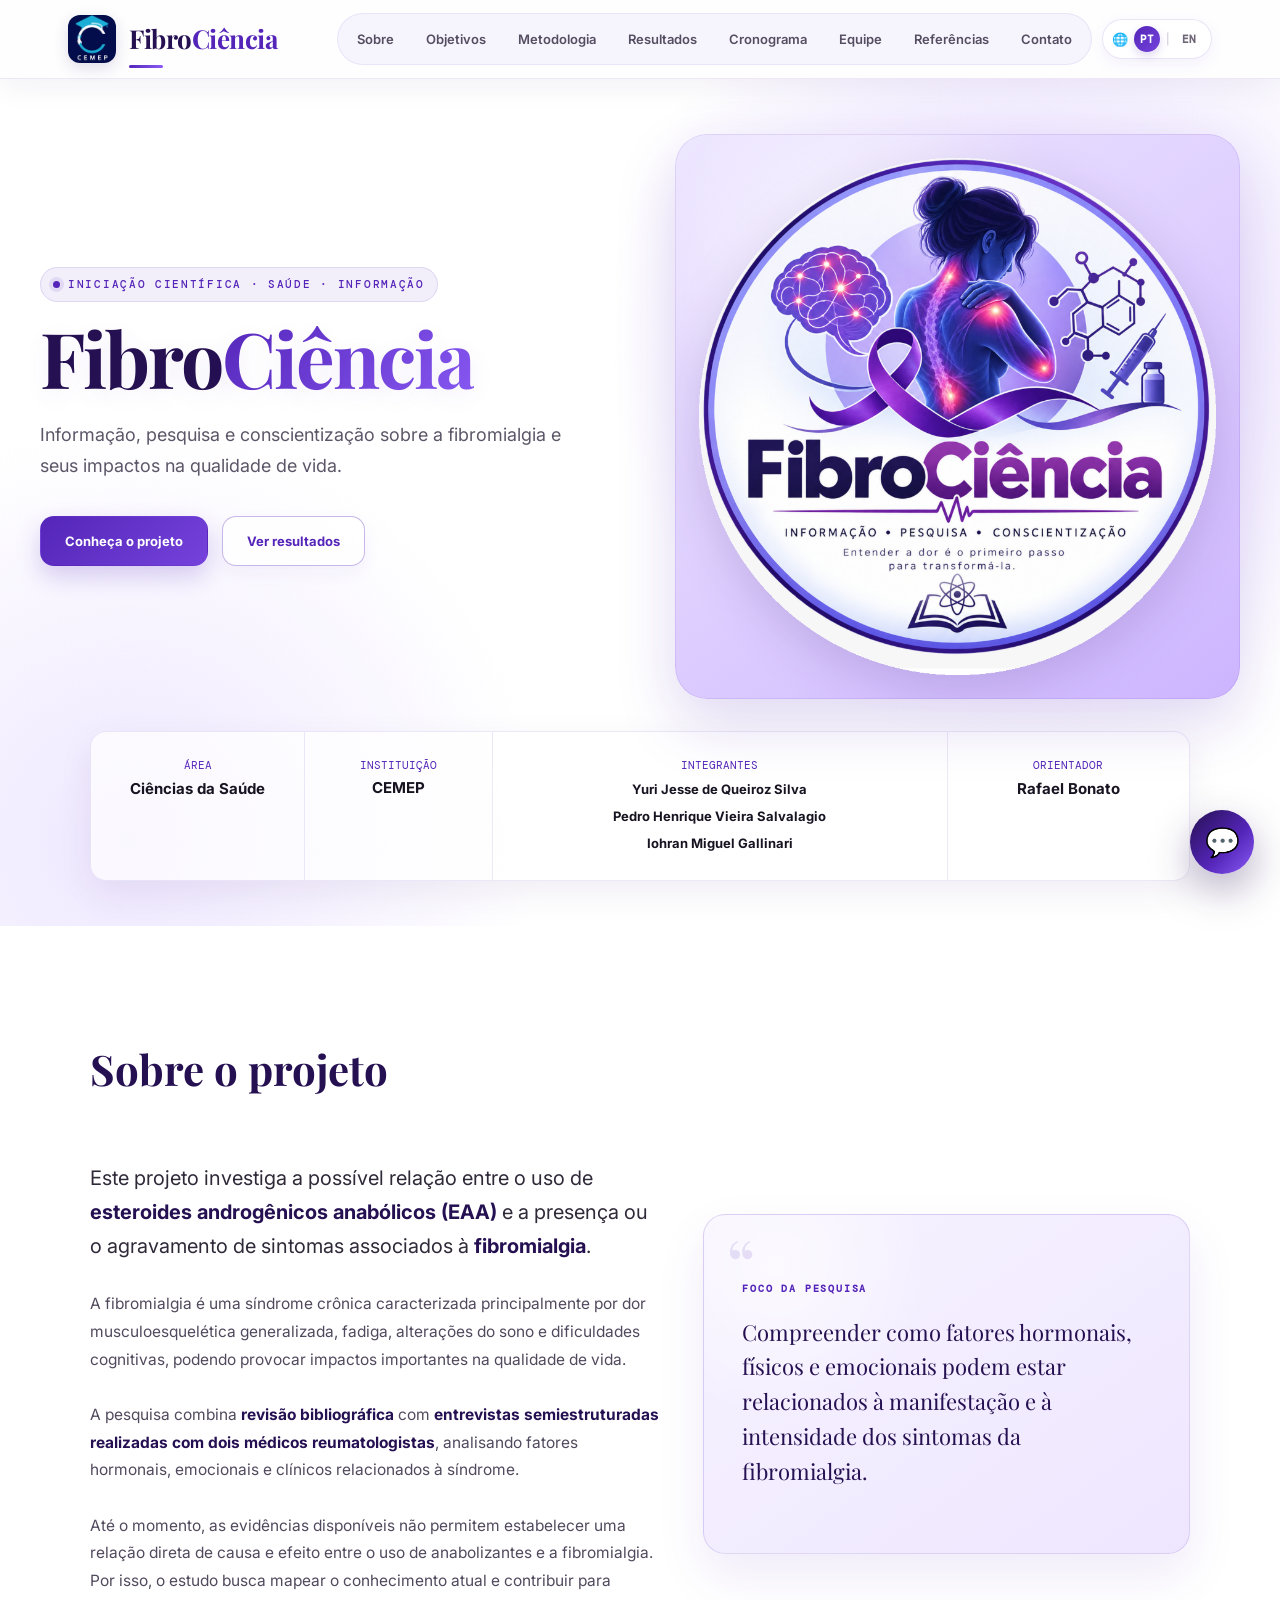
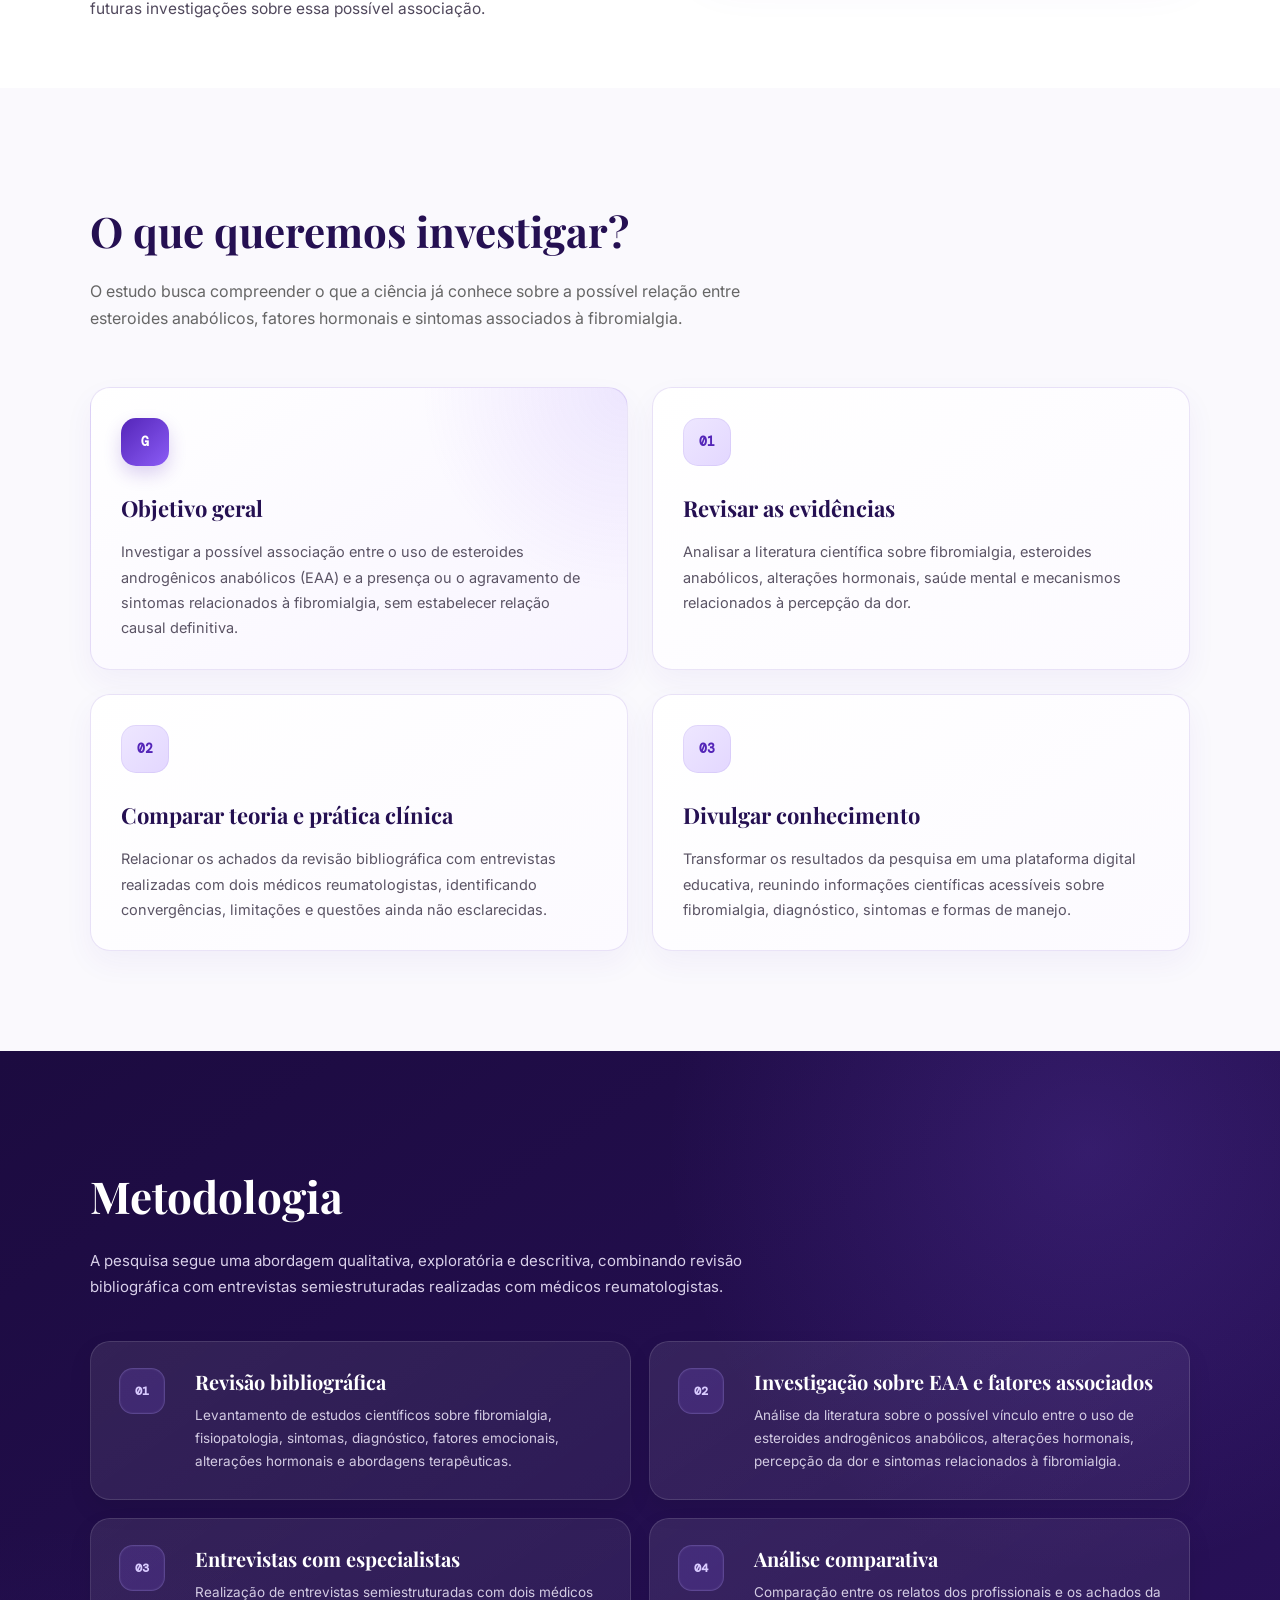
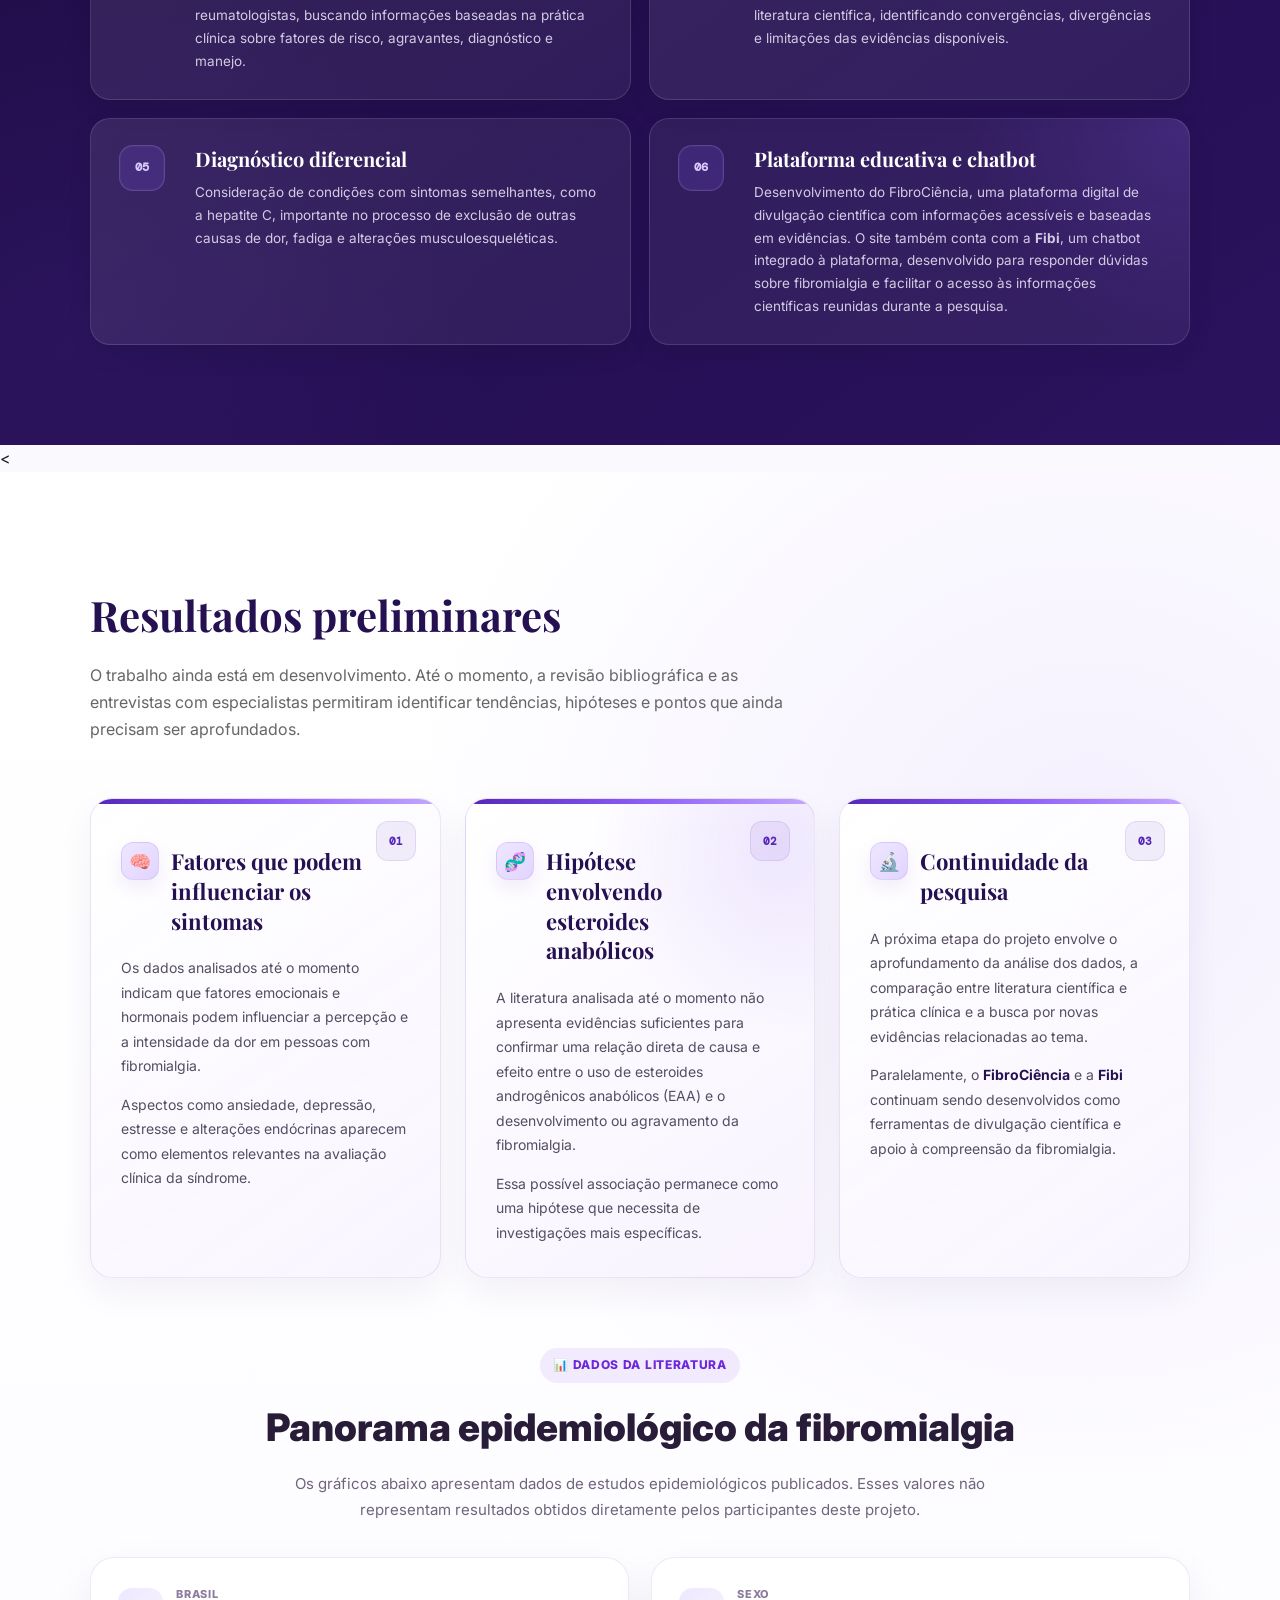
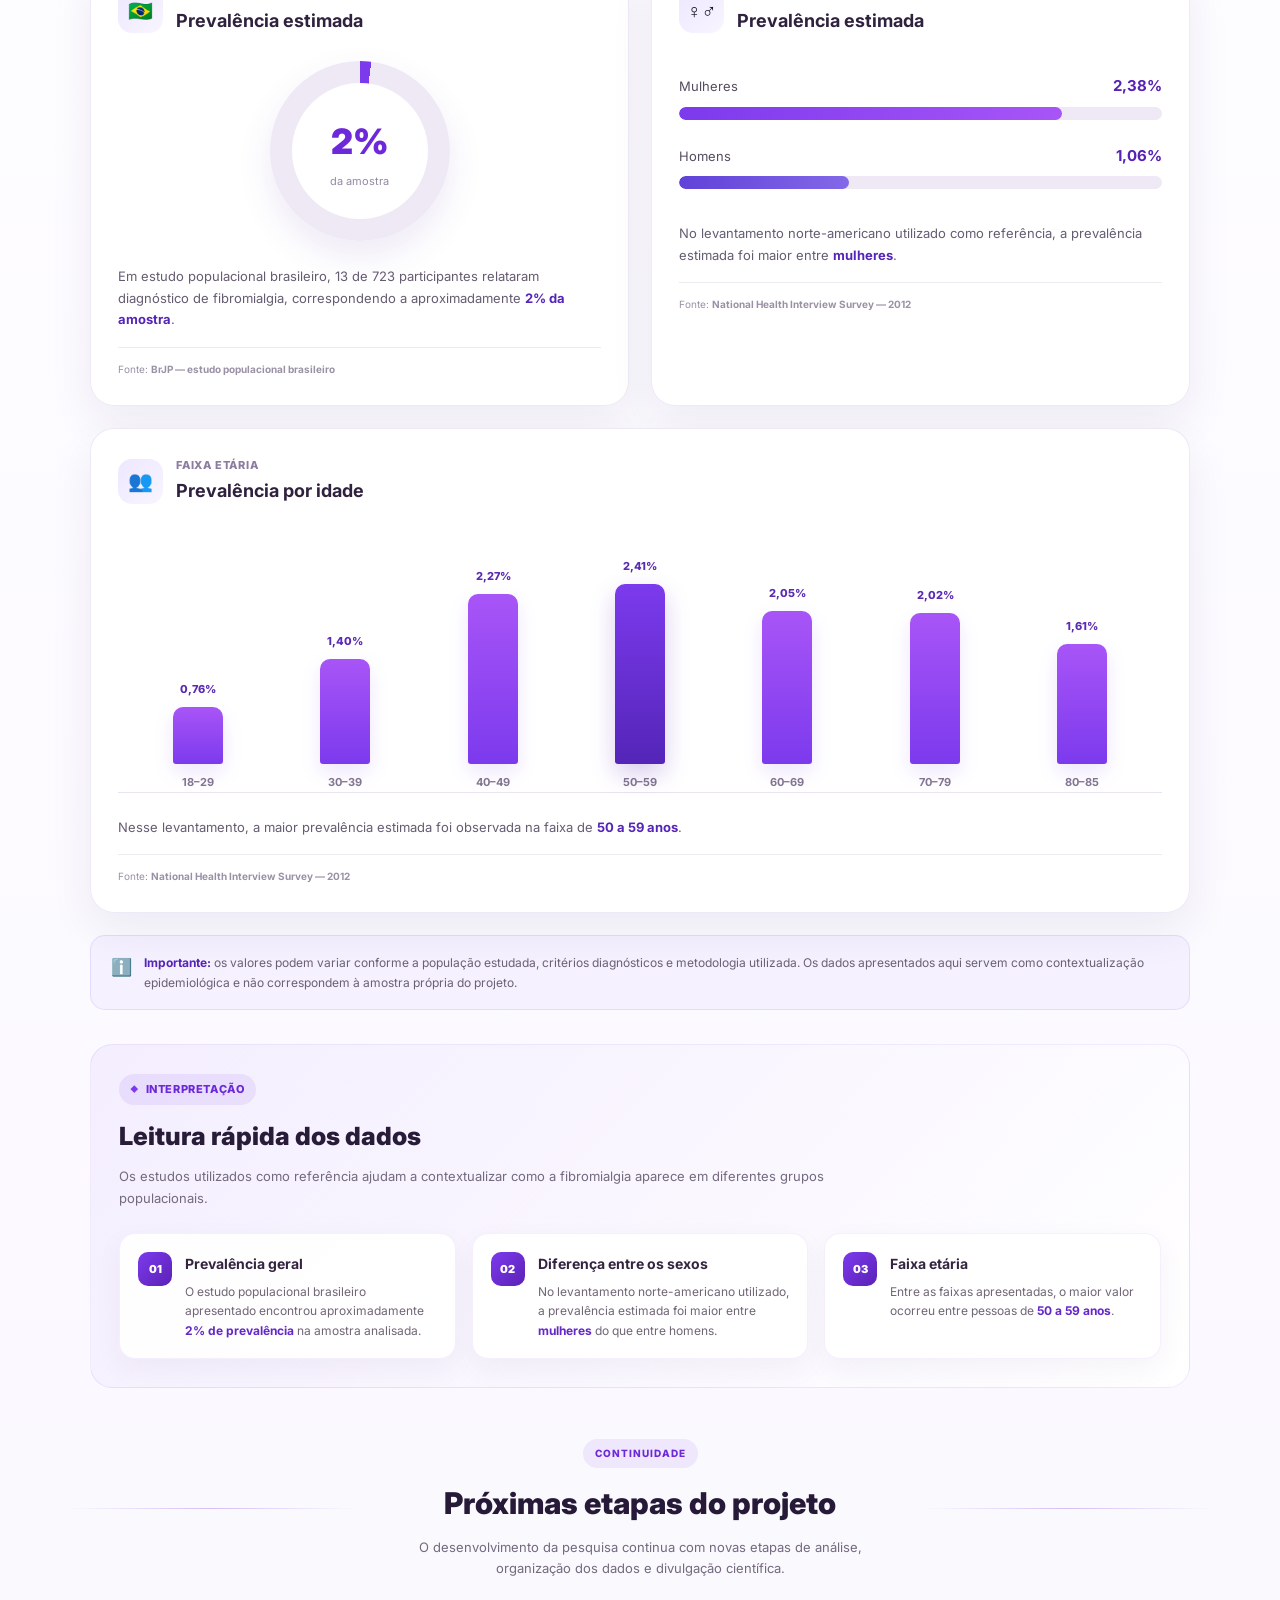
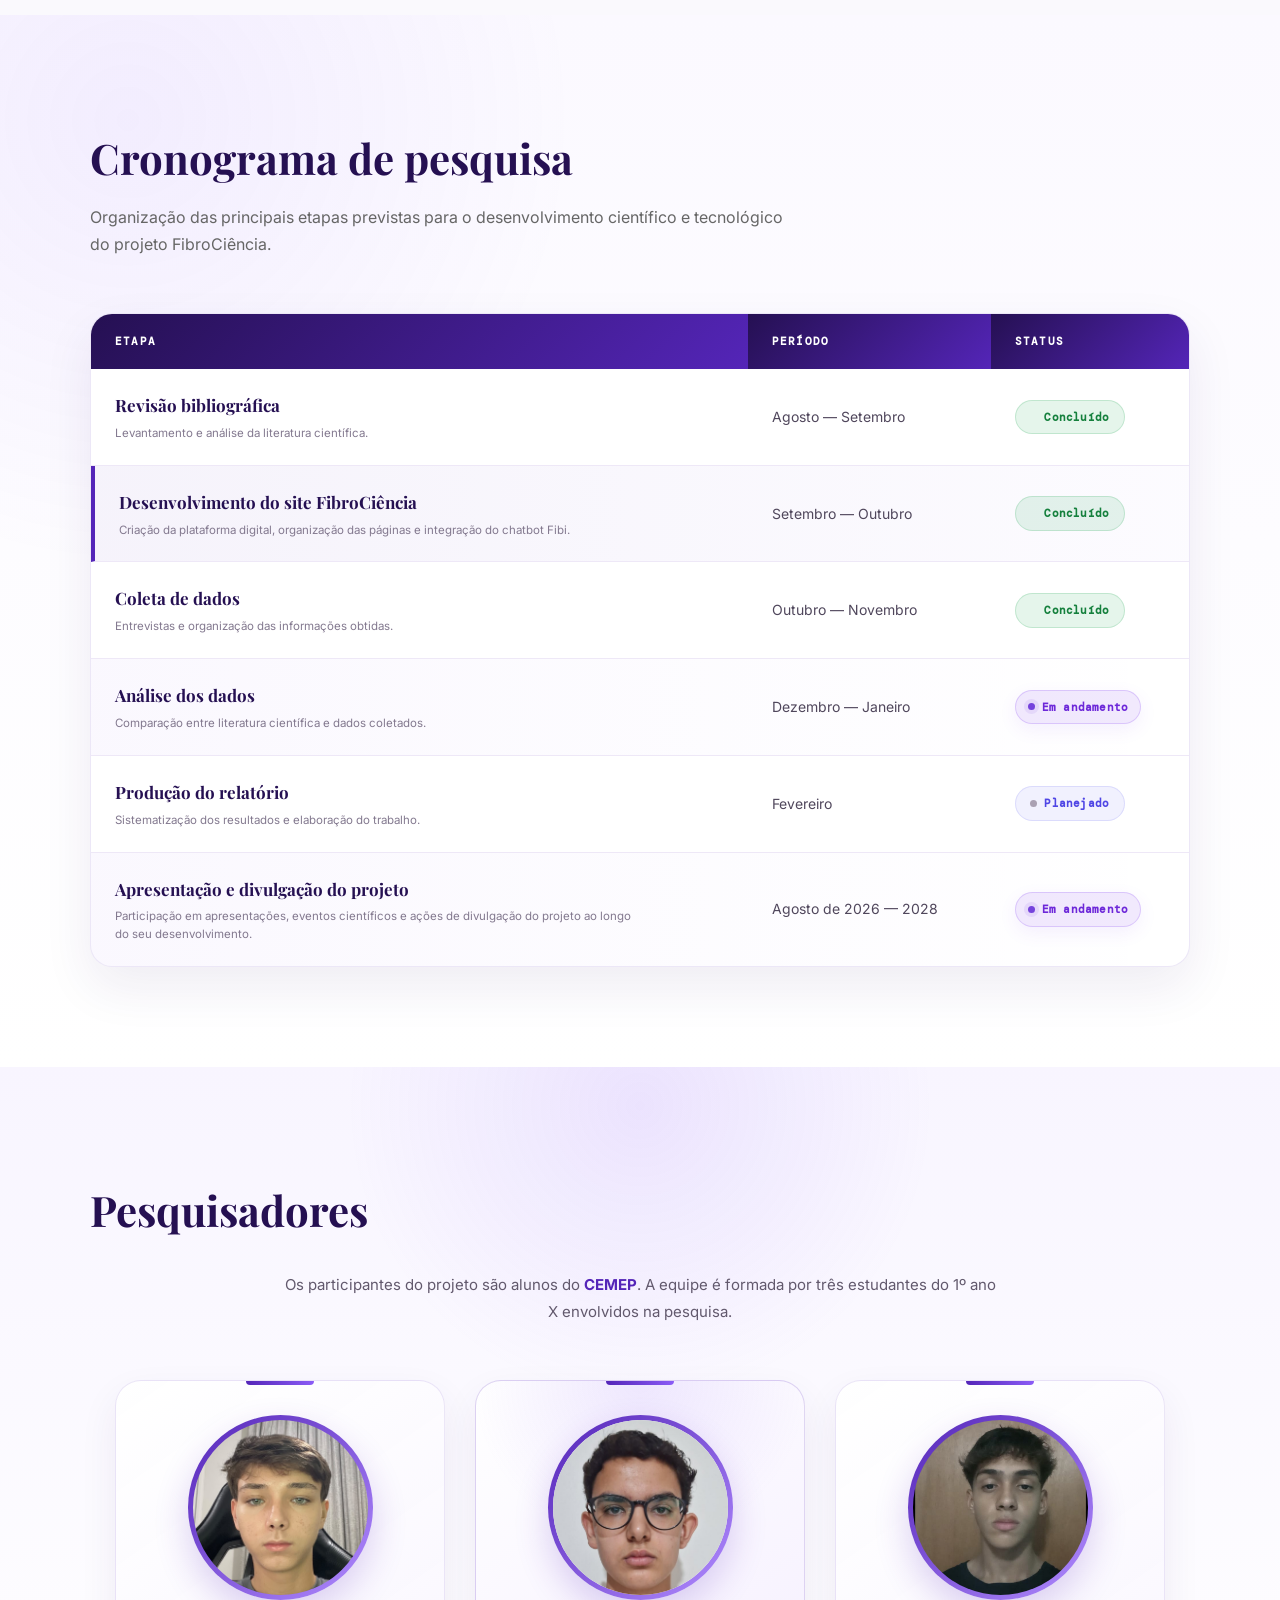
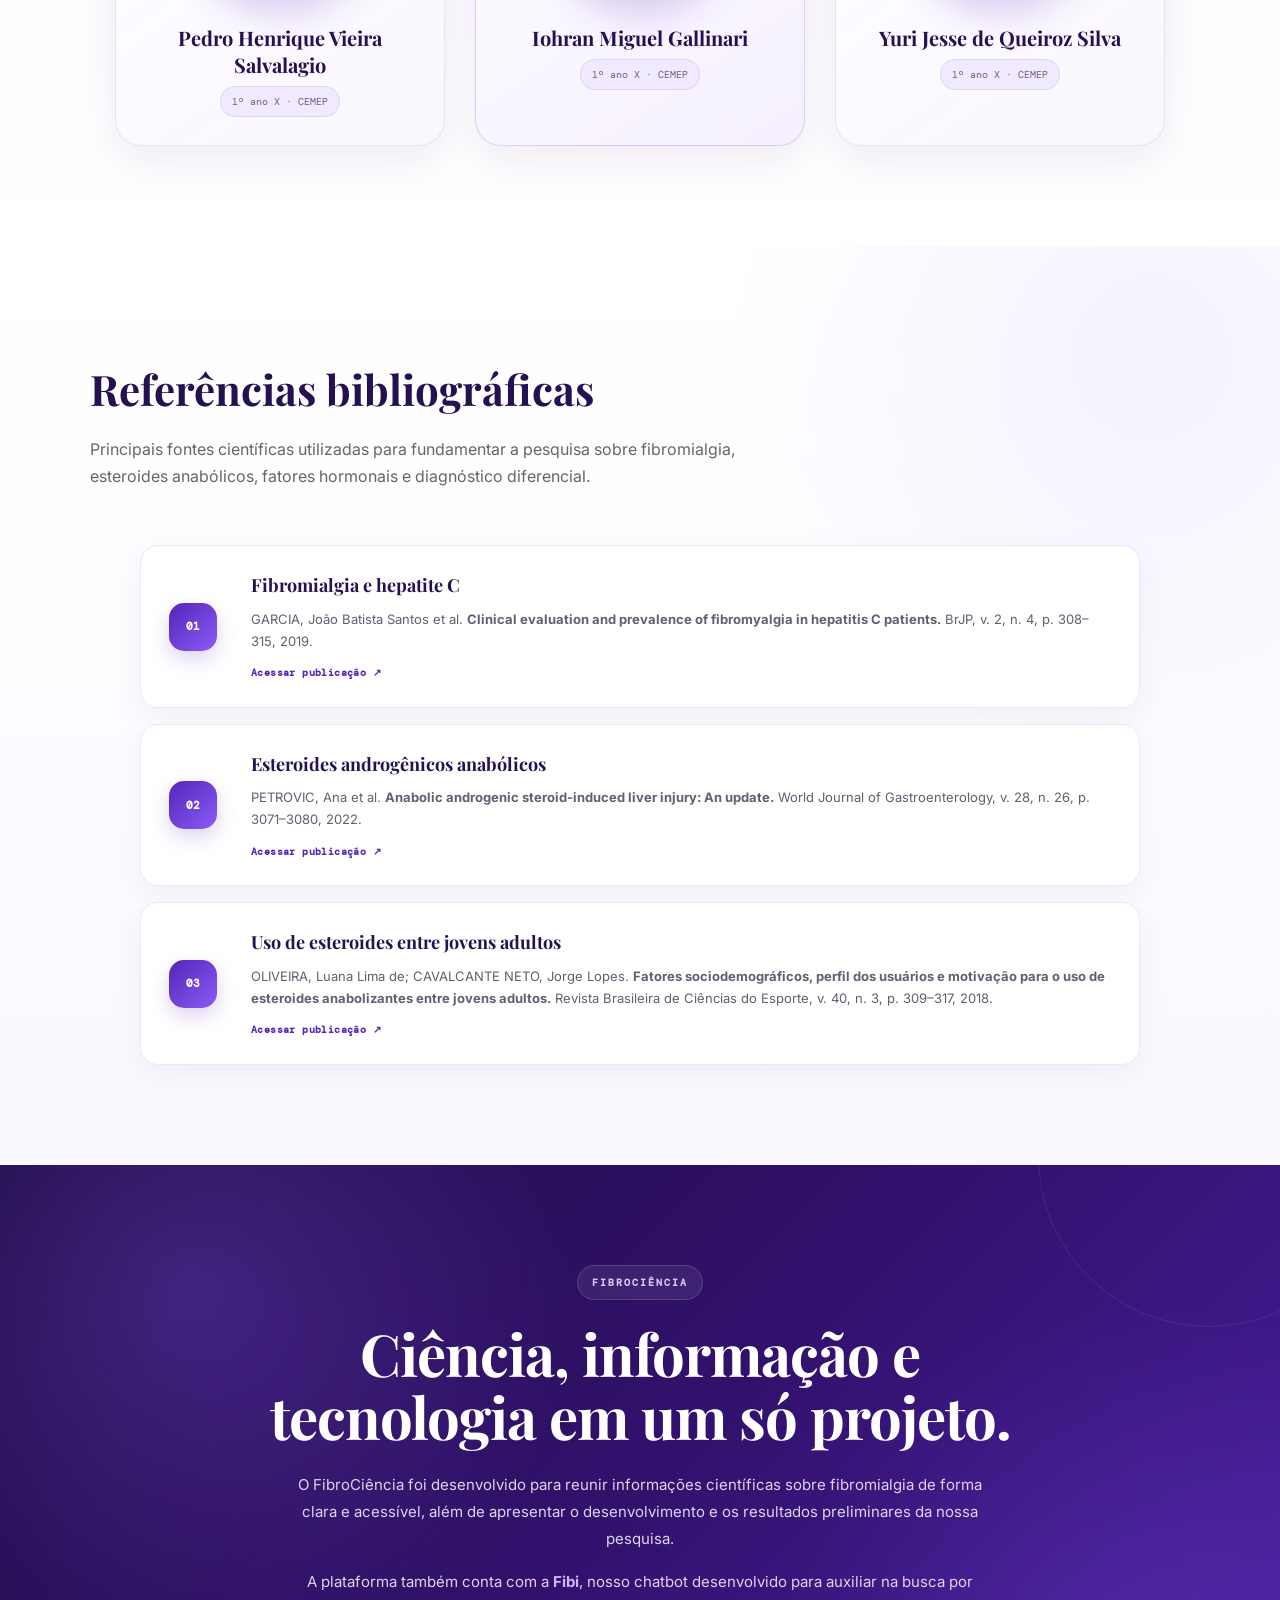
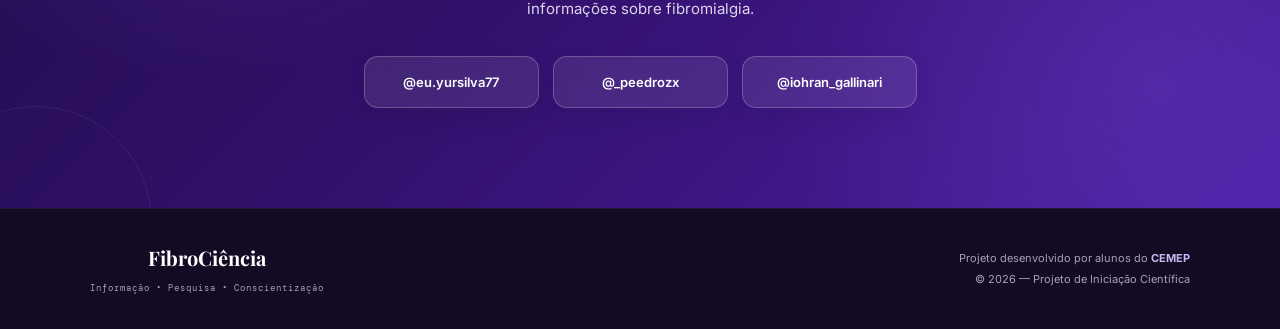
<file: index.html>
<!DOCTYPE html>

<html lang="pt-BR">
<head>
<meta charset="utf-8"/>
<meta content="width=device-width, initial-scale=1.0" name="viewport"/>
<meta name="description" content="FibroCiência é um projeto de iniciação científica do CEMEP sobre fibromialgia, com informações sobre sintomas, diagnóstico, tratamento, epidemiologia e pesquisa em desenvolvimento."/>
<title>FibroCiência | Pesquisa e Conscientização</title>
<meta name="theme-color" content="#5425b8"/>
<meta name="robots" content="index,follow"/>
<meta name="fibi-api-base" content="https://fibi-api.maryferreira.workers.dev">
        <style>
        @import url('https://fonts.googleapis.com/css2?family=DM+Mono:wght@400;500&family=Playfair+Display:wght@500;600;700&family=Inter:wght@400;500;600;700&display=swap');
        .hero-imagem {
            width: 100%;
            aspect-ratio: 1 / 1;
            display: flex;
            justify-content: center;
            align-items: center;
            border-radius: 32px;
            padding: 22px;
            background:
                radial-gradient(circle at 35% 25%, rgba(255,255,255,.92), transparent 38%),
                linear-gradient(145deg, #eee7ff 0%, #dfd0ff 48%, #cdb5ff 100%);
            box-shadow: 0 24px 60px rgba(84,37,184,.18), inset 0 0 0 1px rgba(84,37,184,.10);
            overflow: hidden;
            position: relative;
        }

        .hero-imagem::before {
            content: "";
            position: absolute;
            width: 70%;
            height: 70%;
            border-radius: 50%;
            background: rgba(255,255,255,.22);
            filter: blur(25px);
        }

        .hero-imagem img {
            position: relative;
            z-index: 1;
            display: block;
            width: 100%;
            height: 100%;
            object-fit: contain;
            border-radius: 50%;
            filter: drop-shadow(0 14px 24px rgba(50,20,100,.16));
            transition: transform .4s ease;
        }

        .hero-imagem img:hover {
            transform: scale(1.025);
        }
        
        :root {
            --roxo: #5425b8;
            --roxo-escuro: #251052;
            --roxo-claro: #8b5cf6;
            --lilas: #eee7ff;
            --branco: #ffffff;
            --cinza: #666;
            --preto: #171321;
            --borda: #ddd3f7;
        }

        * {
            margin: 0;
            padding: 0;
            box-sizing: border-box;
        }

        html {
            scroll-behavior: smooth;
        }

        body {
            background: #faf9fd;
            color: var(--preto);
            font-family: "Inter", sans-serif;
            line-height: 1.7;
        }

        /* =========================
   CABEÇALHO
========================= */

header {
    position: sticky;
    top: 0;
    z-index: 1000;

    background: rgba(255, 255, 255, 0.78);
    backdrop-filter: blur(18px);
    -webkit-backdrop-filter: blur(18px);

    border-bottom: 1px solid rgba(84, 37, 184, 0.10);

    box-shadow:
        0 8px 30px rgba(37, 16, 82, 0.06);
}

.navbar {
    max-width: 1200px;
    height: 78px;

    margin: 0 auto;
    padding: 0 28px;

    display: flex;
    align-items: center;
    justify-content: space-between;
}
.brand-area {
    display: flex;
    align-items: center;
    gap: 13px;
}

.cemep-logo-header {
    width: 48px;
    height: 48px;

    object-fit: contain;

    border-radius: 12px;

    box-shadow:
        0 5px 16px rgba(37, 16, 82, 0.14);

    transition:
        transform 0.25s ease,
        box-shadow 0.25s ease;
}

.cemep-logo-header:hover {
    transform: translateY(-2px) scale(1.04);

    box-shadow:
        0 8px 20px rgba(37, 16, 82, 0.20);
}
.logo-text {
    font-family: "Playfair Display", serif;
    font-size: 26px;
    font-weight: 700;

    color: var(--roxo-escuro);

    letter-spacing: -0.5px;

    position: relative;

    cursor: default;
}

.logo-text span {
    color: var(--roxo);
}

.logo-text::after {
    content: "";

    position: absolute;

    left: 0;
    bottom: -7px;

    width: 34px;
    height: 3px;

    border-radius: 999px;

    background: linear-gradient(
        90deg,
        var(--roxo),
        var(--roxo-claro)
    );
}

nav {
    display: flex;
    align-items: center;

    gap: 6px;

    padding: 6px;

    border-radius: 999px;

    background: rgba(84, 37, 184, 0.045);

    border: 1px solid rgba(84, 37, 184, 0.08);
}

nav a {
    position: relative;

    padding: 8px 13px;

    border-radius: 999px;

    text-decoration: none;

    color: #554d61;

    font-size: 13px;
    font-weight: 600;

    transition:
        color 0.2s ease,
        background 0.2s ease,
        transform 0.2s ease;
}

nav a:hover {
    color: var(--roxo);

    background: white;

    transform: translateY(-1px);

    box-shadow:
        0 5px 14px rgba(84, 37, 184, 0.08);
}

        /* =========================
           HERO
        ========================= */

        .hero {
            min-height: 90vh;

            display: block;
            padding: 90px 25px 70px;

            background:
                radial-gradient(circle at 80% 30%, #e5d8ff 0%, transparent 35%),
                radial-gradient(circle at 10% 90%, #eee7ff 0%, transparent 30%),
                #fff;
        }

        .hero-container {
            max-width: 1200px;
            width: 100%;
            margin: auto;

            display: grid;
            grid-template-columns: 1fr 1fr;
            gap: 70px;
            align-items: center;
        }

     .hero-text small {
    display: inline-flex;
    align-items: center;
    gap: 8px;

    padding: 7px 12px;

    border-radius: 999px;

    background: rgba(84, 37, 184, 0.07);
    border: 1px solid rgba(84, 37, 184, 0.12);

    font-family: "DM Mono", monospace;
    font-size: 11px;
    font-weight: 500;

    color: var(--roxo);

    letter-spacing: 1.7px;
}

.hero-text small::before {
    content: "";

    width: 7px;
    height: 7px;

    border-radius: 50%;

    background: var(--roxo);

    box-shadow:
        0 0 0 4px rgba(84, 37, 184, 0.10);
}

  .hero-text h1 {
    margin-top: 18px;

    font-family: "Playfair Display", serif;
    font-size: clamp(52px, 6vw, 78px);

    line-height: 0.98;
    letter-spacing: -2px;

    color: var(--roxo-escuro);

    text-shadow:
        0 6px 24px rgba(84, 37, 184, 0.08);
}

.hero-text h1 span {
    background: linear-gradient(
        135deg,
        #5425b8,
        #8b5cf6
    );

    -webkit-background-clip: text;
    background-clip: text;

    color: transparent;
}

        .hero-text p {
            margin-top: 25px;

            max-width: 550px;

            font-size: 18px;
            color: #5c5668;
        }

        .hero-buttons {
    display: flex;
    align-items: center;
    gap: 14px;

    margin-top: 34px;
}

.btn {
    display: inline-flex;
    align-items: center;
    justify-content: center;

    min-height: 50px;

    padding: 0 24px;

    border-radius: 14px;

    text-decoration: none;

    font-size: 13px;
    font-weight: 700;

    transition:
        transform .2s ease,
        box-shadow .2s ease,
        background .2s ease,
        border-color .2s ease;
}

.btn-primary {
    color: #fff;

    background:
        linear-gradient(
            135deg,
            #5425b8,
            #7543dc
        );

    border: 1px solid transparent;

    box-shadow:
        0 10px 24px rgba(84, 37, 184, .22);
}

.btn-primary:hover {
    transform: translateY(-3px);

    box-shadow:
        0 15px 30px rgba(84, 37, 184, .30);
}

.btn-outline {
    color: var(--roxo);

    background: rgba(255,255,255,.72);

    border: 1px solid rgba(84,37,184,.32);

    box-shadow:
        0 7px 18px rgba(84,37,184,.05);
}

.btn-outline:hover {
    transform: translateY(-3px);

    background: #fff;

    border-color: var(--roxo);

    box-shadow:
        0 12px 24px rgba(84,37,184,.12);
}


        .hero-dados {
            max-width: 1200px;
            width: 100%;
            margin: 30px auto 0;
            display: grid;
            grid-template-columns: repeat(3, 1fr);
            gap: 0;
            background: rgba(255,255,255,.72);
            border: 1px solid rgba(84,37,184,.10);
            border-radius: 16px;
            box-shadow: 0 12px 35px rgba(50,20,100,.07);
            overflow: hidden;
        }

        .hero-dados .dado {
            padding: 20px 24px;
            border-bottom: 0;
            border-right: 1px solid rgba(84,37,184,.10);
        }
        .hero-dados .dado:last-child { border-right: 0; }

        @media (max-width: 850px) {
            .hero-dados { grid-template-columns: 1fr 1fr; }
            .hero-dados .dado { border-right: 1px solid rgba(84,37,184,.10); border-bottom: 1px solid rgba(84,37,184,.10); }
            .hero-dados .dado:nth-child(2n) { border-right: 0; }
            .hero-dados .dado:last-child { grid-column: 1 / -1; border-right: 0; }
        }

        @media (max-width: 500px) {
            .hero-dados { grid-template-columns: 1fr; }
            .hero-dados .dado, .hero-dados .dado:nth-child(2n) { border-right: 0; }
        }

        /* =========================
           FICHA CATALOGRÁFICA
        ========================= */

        .ficha {
            position: relative;

            background: white;

            border: 1px solid var(--borda);

            padding: 30px;

            box-shadow: 0 20px 50px rgba(50, 20, 100, .12);

            border-radius: 15px;
        }

        .ficha::before {
            content: "PROJETO DE PESQUISA";

            position: absolute;
            top: -12px;
            left: 25px;

            background: var(--roxo);

            color: white;

            padding: 5px 12px;

            font-family: "DM Mono", monospace;
            font-size: 10px;
            letter-spacing: 1px;

            border-radius: 4px;
        }

        .ficha h3 {
            font-family: "Playfair Display", serif;
            font-size: 27px;

            color: var(--roxo-escuro);

            margin-bottom: 25px;
        }

        .dados {
            display: grid;
            gap: 16px;
        }

        .dado {
            border-bottom: 1px solid #eee;

            padding-bottom: 10px;
        }

        .dado span {
            display: block;

            font-family: "DM Mono", monospace;
            font-size: 11px;

            color: var(--roxo);

            text-transform: uppercase;
        }

        .dado strong {
            font-size: 15px;
        }

        /* =========================
           SEÇÕES
        ========================= */

        section {
            padding: 100px 25px;
        }

        .container {
            max-width: 1100px;
            margin: auto;
        }

        .section-header {
            margin-bottom: 55px;
        }

        .section-number {
            font-family: "DM Mono", monospace;

            color: var(--roxo);

            font-size: 13px;
            letter-spacing: 2px;
        }

        .section-header h2 {
            margin-top: 8px;

            font-family: "Playfair Display", serif;

            font-size: 42px;

            color: var(--roxo-escuro);
        }

        .section-header p {
            max-width: 700px;

            margin-top: 10px;

            color: var(--cinza);
        }

        /* =========================
           SOBRE
        ========================= */

        .sobre {
            background: white;
        }

        .sobre-grid {
    display: grid;
    grid-template-columns: 1.15fr .85fr;
    gap: 42px;
    align-items: stretch;
}
       .texto-grande {
    font-size: 21px;
    line-height: 1.75;
    color: #3d3748;
}
        .citacao {
    position: relative;

    display: flex;
    align-items: center;

    min-height: 100%;

    padding: 36px 34px;

    border: 1px solid rgba(84, 37, 184, .12);
    border-radius: 22px;

    background:
        linear-gradient(
            145deg,
            #f5f0ff,
            #eee7ff
        );

    box-shadow:
        0 18px 40px rgba(84, 37, 184, .08);

    font-family: "Playfair Display", serif;

    color: var(--roxo-escuro);
}

.citacao::before {
    content: "“";

    position: absolute;

    top: 12px;
    left: 22px;

    font-size: 72px;
    line-height: 1;

    color: rgba(84, 37, 184, .13);
}

.citacao small {
    display: block;

    margin-bottom: 18px;

    font-family: "DM Mono", monospace;
    font-size: 10px;
    font-weight: 600;

    letter-spacing: 1.8px;

    color: var(--roxo);
}

.citacao p {
    position: relative;
    z-index: 1;

    margin: 0;

    font-family: "Playfair Display", serif;
    font-size: 23px;
    line-height: 1.55;

    color: var(--roxo-escuro);
}

        /* =========================
           OBJETIVOS
        ========================= */

        .objetivos-grid {
            display: grid;
            grid-template-columns: 1fr 1fr;

            gap: 25px;
        }

        .card {
            background: white;

            border: 1px solid var(--borda);

            border-radius: 12px;

            padding: 30px;

            transition: .25s;
        }

        .card:hover {
            transform: translateY(-5px);

            box-shadow: 0 15px 35px rgba(50, 20, 100, .10);
        }

        .card-icon {
            width: 45px;
            height: 45px;

            display: flex;
            align-items: center;
            justify-content: center;

            background: var(--lilas);

            color: var(--roxo);

            border-radius: 50%;

            font-weight: bold;

            margin-bottom: 18px;
        }

        .card h3 {
            font-family: "Playfair Display", serif;

            color: var(--roxo-escuro);

            font-size: 23px;

            margin-bottom: 10px;
        }

        /* =========================
           METODOLOGIA
        ========================= */

        .metodologia {
            background: var(--roxo-escuro);
            color: white;
        }

        .metodologia .section-header h2 {
            color: white;
        }

        .metodologia .section-header p {
            color: #d8d0eb;
        }

        .etapas {
            display: grid;
            gap: 15px;
        }

        .etapa {
            display: grid;

            grid-template-columns: 70px 1fr;

            align-items: center;

            padding: 20px;

            border: 1px solid rgba(255,255,255,.15);

            border-radius: 10px;

            background: rgba(255,255,255,.04);
        }

        .etapa-numero {
            font-family: "DM Mono", monospace;

            color: #bda5ff;

            font-size: 22px;
        }

        .etapa h3 {
            margin-bottom: 3px;
        }

        .etapa p {
            color: #d0c8df;
        }

        /* =========================
           RESULTADOS
        ========================= */

        .resultados {
            background: white;
        }

        .resultado-grid {
            display: grid;

            grid-template-columns: repeat(3, 1fr);

            gap: 20px;
        }

        .resultado {
            padding: 30px;

            border-top: 4px solid var(--roxo);

            background: #faf9fd;

            border-radius: 8px;
        }

        .resultado h3 {
            font-family: "Playfair Display", serif;

            font-size: 22px;

            color: var(--roxo-escuro);
        }

        /* =========================
           CRONOGRAMA
        ========================= */

        .tabela-wrapper {
            overflow-x: auto;
        }

        table {
            width: 100%;

            border-collapse: collapse;

            background: white;
        }

        th,
        td {
            padding: 16px;

            text-align: left;

            border-bottom: 1px solid var(--borda);
        }

        th {
            background: var(--roxo-escuro);

            color: white;

            font-family: "DM Mono", monospace;

            font-size: 12px;
        }

        td {
            font-size: 14px;
        }

        /* =========================
           EQUIPE
        ========================= */

        .equipe {
            background: #f4f0fc;
        }

        .equipe-grid {
            display: grid;

            grid-template-columns: repeat(2, 1fr);

            gap: 25px;
        }

        .pessoa {
            display: flex;

            align-items: center;

            gap: 20px;

            padding: 25px;

            background: white;

            border-radius: 12px;

            border: 1px solid var(--borda);
        }

        .avatar {
            width: 65px;
            height: 65px;

            flex-shrink: 0;

            display: flex;
            align-items: center;
            justify-content: center;

            border-radius: 50%;

            background: var(--lilas);

            color: var(--roxo);

            font-family: "Playfair Display", serif;

            font-size: 24px;
        }

        .pessoa h3 {
            font-family: "Playfair Display", serif;

            color: var(--roxo-escuro);
        }

        .pessoa p {
            color: var(--cinza);

            font-size: 14px;
        }


        /* Ajustes da apresentação solicitada */
        .hero-dados {
            grid-template-columns: repeat(3, 1fr);
            justify-content: center;
        }

        .equipe-participantes {
            display: grid;
            grid-template-columns: repeat(3, minmax(0, 1fr));
            gap: 32px;
            align-items: start;
            margin-top: 30px;
        }

        .membro {
            text-align: center;
            background: transparent;
        }

        .membro-foto {
            width: 190px;
            height: 190px;
            margin: 0 auto 20px;
            border-radius: 50%;
            overflow: hidden;
            border: 5px solid white;
            box-shadow: 0 12px 35px rgba(84,37,184,.18), 0 0 0 2px var(--borda);
            background: white;
        }

        .membro-foto img {
            width: 100%;
            height: 100%;
            display: block;
            object-fit: cover;
        }

        .membro h3 {
            max-width: 280px;
            margin: 0 auto 4px;
            font-family: "Playfair Display", serif;
            color: var(--roxo-escuro);
            font-size: 19px;
            line-height: 1.35;
        }

        .membro p {
            color: var(--cinza);
            font-size: 14px;
        }

        @media (max-width: 850px) {
            .hero-dados { grid-template-columns: 1fr 1fr; }
            .equipe-participantes { grid-template-columns: 1fr; }
        }

        @media (max-width: 500px) {
            .hero-dados { grid-template-columns: 1fr; }
            .membro-foto { width: 165px; height: 165px; }
        }

        /* =========================
           REFERÊNCIAS
        ========================= */

        .referencias {
            background: white;
        }

        .referencia {
            padding: 17px 0;

            border-bottom: 1px solid var(--borda);

            font-size: 14px;
        }

        .referencia strong {
            color: var(--roxo);
        }

        /* =========================
           CONTATO
        ========================= */

        .contato {
            background: var(--lilas);

            text-align: center;
        }

        .contato h2 {
            font-family: "Playfair Display", serif;

            color: var(--roxo-escuro);

            font-size: 42px;
        }

        .contato p {
            max-width: 650px;

            margin: 15px auto 30px;

            color: #5c5668;
        }

        /* =========================
           RODAPÉ
        ========================= */

        footer {
            background: #171026;

            color: #c8bfd9;

            padding: 40px 25px;

            text-align: center;

            font-size: 13px;
        }

        footer strong {
            color: white;
        }

        /* =========================
           RESPONSIVO
        ========================= */

        @media (max-width: 850px) {

            nav {
                display: none;
            }

            .hero-container {
                grid-template-columns: 1fr;
            }

            .sobre-grid {
                grid-template-columns: 1fr;
            }

            .objetivos-grid {
                grid-template-columns: 1fr;
            }

            .resultado-grid {
                grid-template-columns: 1fr;
            }

            .equipe-grid {
                grid-template-columns: 1fr;
            }

            .hero {
                padding-top: 60px;
            }

            .hero-imagem {
                width: min(520px, 100%);
                margin: 0 auto;
            }
        }

        @media (max-width: 500px) {

            section {
                padding: 70px 18px;
            }

            .hero {
                padding-left: 18px;
                padding-right: 18px;
            }

            .hero-buttons {
                flex-direction: column;
            }

            .btn {
                text-align: center;
            }

            .section-header h2 {
                font-size: 34px;
            }

            .contato h2 {
                font-size: 34px;
            }
        }

        /* =========================
           IDENTIDADE CEMEP / PARTICIPANTES
        ========================= */
.instituicao-logo {
            width: 58px;
            height: 58px;
            object-fit: contain;
            display: block;
            margin: 0 auto 10px;
        }

        .dado-instituicao {
            min-height: 95px;
        }

        .foto-participantes {
            margin-bottom: 38px;
            padding: 12px;
            background: white;
            border: 1px solid var(--borda);
            border-radius: 18px;
            box-shadow: 0 20px 45px rgba(50,20,100,.10);
        }

        .foto-participantes img {
            display: block;
            width: 100%;
            max-height: 620px;
            object-fit: cover;
            object-position: center;
            border-radius: 12px;
        }

        .foto-legenda {
            display: flex;
            justify-content: space-between;
            align-items: center;
            gap: 20px;
            padding: 14px 8px 4px;
        }

        .foto-legenda strong {
            color: var(--roxo-escuro);
            font-family: "Playfair Display", serif;
            font-size: 18px;
        }

        .foto-legenda span {
            color: var(--cinza);
            font-size: 13px;
        }

        .equipe-intro {
            max-width: 760px;
            margin-top: -35px;
            margin-bottom: 30px;
            color: #5c5668;
        }

        @media (max-width: 600px) {
            .instituicao-destaque {
                width: 100%;
            }

            .foto-legenda {
                align-items: flex-start;
                flex-direction: column;
                gap: 4px;
            }
        }

    
        /* Ajuste final: somente Área, Instituição e Orientador(a) */
        .hero-dados {
            max-width: 920px;
            grid-template-columns: repeat(3, minmax(0, 1fr));
            margin-left: auto;
            margin-right: auto;
        }

        .hero-dados .dado {
            text-align: center;
        }

        .dado-instituicao {
            min-height: 0;
        }

        .instituicao-logo, .instituicao-destaque {
            display: none !important;
        }

        .equipe-participantes {
            grid-template-columns: repeat(3, minmax(0, 1fr));
            max-width: 1050px;
            margin-left: auto;
            margin-right: auto;
        }

        .membro-foto {
            width: 190px;
            height: 190px;
        }

        @media (max-width: 850px) {
            .hero-dados { grid-template-columns: repeat(3, minmax(0, 1fr)); }
            .equipe-participantes { grid-template-columns: 1fr; }
        }

        @media (max-width: 600px) {
            .hero-dados { grid-template-columns: 1fr; }
        }

        /* Correção estrutural e visual final */
        .hero { width: 100%; }
        .hero-container, .hero-dados, .container { box-sizing: border-box; }
        .hero-dados { grid-template-columns: repeat(3, minmax(0, 1fr)); }
        .equipe-participantes { display: grid; grid-template-columns: repeat(3, minmax(0, 1fr)); width: 100%; }
        .membro { min-width: 0; }
        @media (max-width: 850px) {
            .hero-dados { grid-template-columns: repeat(3, minmax(0, 1fr)); }
            .equipe-participantes { grid-template-columns: 1fr; }
        }
        @media (max-width: 600px) {
            .hero-dados { grid-template-columns: 1fr; }
        }


        /* ===== VERSÃO FINAL SOLICITADA ===== */
        .instituicao-destaque,
        .instituicao-destaque img,
        .instituicao-logo {
            display: none !important;
        }

        .hero-dados {
    max-width: 1100px !important;
    width: 100%;

    margin-left: auto !important;
    margin-right: auto !important;

    display: grid !important;

    grid-template-columns:
        0.8fr
        0.7fr
        1.7fr
        0.9fr !important;

    gap: 0 !important;

    align-items: stretch;
}
.dado-integrantes strong {
    line-height: 1.65;
    font-size: 13px;
}

        .hero-dados .dado {
            text-align: center !important;
            padding: 24px 20px !important;
            min-width: 0;
        }

       

        .equipe .equipe-intro {
            margin-top: -35px;
            margin-bottom: 40px;
        }

        .equipe-participantes {
            display: grid !important;
            grid-template-columns: repeat(3, minmax(0, 1fr)) !important;
            max-width: 1050px !important;
            width: 100%;
            margin: 0 auto !important;
            gap: 45px !important;
            align-items: start;
        }

        .equipe-participantes .membro {
            text-align: center;
            min-width: 0;
        }

        .equipe-participantes .membro-foto {
            width: 210px !important;
            height: 210px !important;
            margin: 0 auto 20px !important;
            border-radius: 50% !important;
            overflow: hidden !important;
            border: 5px solid #fff !important;
            box-shadow: 0 12px 35px rgba(84,37,184,.18), 0 0 0 2px var(--borda) !important;
            background: #fff !important;
        }

        .equipe-participantes .membro-foto img {
            width: 100% !important;
            height: 100% !important;
            display: block !important;
            object-fit: cover !important;
            object-position: center !important;
        }

        .equipe-participantes .membro h3 {
            max-width: 310px;
            margin: 0 auto 5px;
            font-family: "Playfair Display", serif;
            color: var(--roxo-escuro);
            font-size: 18px;
            line-height: 1.35;
        }

        .equipe-participantes .membro p {
            margin: 0;
            color: var(--cinza);
            font-size: 14px;
        }

        @media (max-width: 850px) {
            .hero-dados {
                grid-template-columns: repeat(3, minmax(0, 1fr)) !important;
            }
            .equipe-participantes {
                grid-template-columns: repeat(3, minmax(0, 1fr)) !important;
                gap: 20px !important;
            }
            .equipe-participantes .membro-foto {
                width: 165px !important;
                height: 165px !important;
            }
        }

        @media (max-width: 600px) {
            .hero-dados {
                grid-template-columns: 1fr !important;
            }
            .equipe-participantes {
                grid-template-columns: 1fr !important;
                gap: 35px !important;
            }
            .equipe-participantes .membro-foto {
                width: 180px !important;
                height: 180px !important;
            }
        }

    
        /* Ajuste final da disposição dos pesquisadores */
        .equipe-participantes {
            display: grid;
            grid-template-columns: repeat(3, minmax(0, 1fr));
            gap: 42px;
            align-items: start;
        }

        .equipe-participantes .membro {
            min-width: 0;
            text-align: center;
        }

        .equipe-participantes .membro-foto {
            width: 190px;
            height: 190px;
            margin: 0 auto 18px;
        }

        @media (max-width: 850px) {
            .equipe-participantes {
                grid-template-columns: repeat(3, minmax(0, 1fr));
                gap: 18px;
            }
        }

        @media (max-width: 650px) {
            .equipe-participantes {
                grid-template-columns: 1fr;
                gap: 35px;
            }
        }
        /* Corrige alinhamento da instituição */
.hero-dados .dado.dado-instituicao {
    display: flex !important;
    flex-direction: column !important;

    justify-content: flex-start !important;
    align-items: center !important;

    text-align: center !important;
}
/* =========================================
   AJUSTE VISUAL — SOBRE O PROJETO
========================================= */

.sobre-grid {
    grid-template-columns: 1.08fr .92fr;
    gap: 55px;
    align-items: center;
}

.sobre-conteudo {
    max-width: 650px;
}

.sobre-conteudo p {
    color: #51495d;
    font-size: 15.5px;
    line-height: 1.8;
}

.sobre-conteudo .texto-grande {
    font-size: 20px;
    line-height: 1.7;
    color: #2f2938;
}

.sobre-conteudo strong {
    color: var(--roxo-escuro);
    font-weight: 700;
}

.citacao {
    min-height: 340px;
    height: auto;

    padding: 42px 38px;

    align-self: center;

    background:
        radial-gradient(
            circle at 15% 15%,
            rgba(255,255,255,.65),
            transparent 30%
        ),
        linear-gradient(
            145deg,
            #f7f3ff,
            #eee6ff
        );

    border: 1px solid rgba(84,37,184,.15);

    box-shadow:
        0 22px 50px rgba(84,37,184,.09);
}

.citacao p {
    font-size: 22px;
    line-height: 1.58;
}
.sobre-grid {
    gap: 42px;
}

.citacao {
    transform: translateY(-8px);
}

.citacao > div {
    width: 100%;
}
/* =========================================
   OBJETIVOS — CARDS
========================================= */

.objetivos-grid {
    gap: 24px;
}

.objetivos-grid .card {
    position: relative;

    padding: 30px 30px 28px;

    border-radius: 20px;

    border: 1px solid rgba(84, 37, 184, .12);

    background:
        linear-gradient(
            145deg,
            #ffffff,
            #fcfaff
        );

    box-shadow:
        0 12px 30px rgba(84, 37, 184, .05);

    overflow: hidden;

    transition:
        transform .25s ease,
        box-shadow .25s ease,
        border-color .25s ease;
}

.objetivos-grid .card::before {
    content: "";

    position: absolute;

    top: 0;
    left: 0;

    width: 100%;
    height: 4px;

    background:
        linear-gradient(
            90deg,
            #5425b8,
            #8b5cf6
        );

    opacity: 0;

    transition: opacity .25s ease;
}

.objetivos-grid .card:hover {
    transform: translateY(-6px);

    border-color:
        rgba(84, 37, 184, .22);

    box-shadow:
        0 20px 45px
        rgba(84, 37, 184, .11);
}

.objetivos-grid .card:hover::before {
    opacity: 1;
}

.objetivos-grid .card-icon {
    width: 48px;
    height: 48px;

    display: grid;
    place-items: center;

    margin-bottom: 24px;

    border-radius: 15px;

    background:
        linear-gradient(
            135deg,
            #eee7ff,
            #e3d7ff
        );

    color: var(--roxo);

    font-family: "DM Mono", monospace;

    font-size: 13px;
    font-weight: 700;

    box-shadow:
        inset 0 0 0 1px
        rgba(84, 37, 184, .08);
}

.objetivos-grid .card h3 {
    margin-bottom: 12px;

    font-size: 22px;

    color: var(--roxo-escuro);
}

.objetivos-grid .card p {
    margin: 0;

    color: #5b5465;

    font-size: 14.5px;
    line-height: 1.75;
}


/* OBJETIVO GERAL EM DESTAQUE */

.objetivos-grid .card:first-child {
    background:
        radial-gradient(
            circle at top right,
            rgba(139, 92, 246, .12),
            transparent 34%
        ),
        linear-gradient(
            145deg,
            #ffffff,
            #f8f4ff
        );
}

.objetivos-grid .card:first-child .card-icon {
    color: #fff;

    background:
        linear-gradient(
            135deg,
            #5425b8,
            #8b5cf6
        );

    box-shadow:
        0 8px 18px
        rgba(84, 37, 184, .20);
}
/* =========================================
   RESULTADOS PRELIMINARES
========================================= */

.resultados {
    position: relative;

    background:
        radial-gradient(
            circle at 85% 15%,
            rgba(139, 92, 246, .09),
            transparent 28%
        ),
        linear-gradient(
            180deg,
            #ffffff 0%,
            #fbf9ff 100%
        );
}


/* GRID */

.resultados .resultado-grid {
    display: grid;

    grid-template-columns:
        repeat(3, minmax(0, 1fr));

    gap: 24px;

    counter-reset: resultado;
}


/* CARD */

.resultados .resultado {
    position: relative;

    min-height: 100%;

    padding:
        38px
        30px
        32px;

    overflow: hidden;

    border:
        1px solid
        rgba(84, 37, 184, .11);

    border-radius: 22px;

    background:
        linear-gradient(
            145deg,
            rgba(255,255,255,.96),
            rgba(248,244,255,.92)
        );

    box-shadow:
        0 14px 35px
        rgba(54, 28, 94, .06);

    counter-increment: resultado;

    transition:
        transform .25s ease,
        box-shadow .25s ease,
        border-color .25s ease;
}


/* LINHA ROXA SUPERIOR */

.resultados .resultado::before {
    content: "";

    position: absolute;

    top: 0;
    left: 0;

    width: 100%;
    height: 5px;

    background:
        linear-gradient(
            90deg,
            #5425b8,
            #8b5cf6,
            #c4a8ff
        );
}


/* NÚMERO DO CARD */

.resultados .resultado::after {
    content:
        "0"
        counter(resultado);

    position: absolute;

    top: 22px;
    right: 24px;

    display: grid;
    place-items: center;

    width: 38px;
    height: 38px;

    border-radius: 12px;

    background:
        rgba(84, 37, 184, .07);

    border:
        1px solid
        rgba(84, 37, 184, .10);

    font-family:
        "DM Mono",
        monospace;

    font-size: 11px;
    font-weight: 600;

    color:
        var(--roxo);
}


/* TÍTULO */

.resultados .resultado h3 {
    max-width: 80%;

    margin:
        10px
        0
        20px;

    font-family:
        "Playfair Display",
        serif;

    font-size: 22px;
    line-height: 1.35;

    color:
        var(--roxo-escuro);
}


/* TEXTO */

.resultados .resultado p {
    margin:
        0
        0
        14px;

    color: #554d61;

    font-size: 14px;
    line-height: 1.75;
}


.resultados .resultado p:last-child {
    margin-bottom: 0;
}


/* PALAVRAS EM DESTAQUE */

.resultados .resultado strong {
    color:
        var(--roxo-escuro);

    font-weight: 700;
}


/* HOVER */

.resultados .resultado:hover {
    transform:
        translateY(-7px);

    border-color:
        rgba(84, 37, 184, .22);

    box-shadow:
        0 24px 50px
        rgba(54, 28, 94, .12);
}


/* DESTAQUE SUTIL NO SEGUNDO CARD */

.resultados .resultado:nth-child(2) {
    background:
        radial-gradient(
            circle at 90% 10%,
            rgba(139, 92, 246, .12),
            transparent 35%
        ),
        linear-gradient(
            145deg,
            #ffffff,
            #f8f3ff
        );
}


/* RESPONSIVO */

@media (max-width: 900px) {

    .resultados .resultado-grid {
        grid-template-columns: 1fr;
    }

    .resultados .resultado {
        min-height: auto;
    }

}
/* =========================================
   CRONOGRAMA
========================================= */

.cronograma {
    background:
        radial-gradient(
            circle at 10% 10%,
            rgba(139, 92, 246, .08),
            transparent 30%
        ),
        linear-gradient(
            180deg,
            #fbf9ff,
            #ffffff
        );
}


.cronograma-wrapper {
    overflow: hidden;

    border-radius: 22px;

    border:
        1px solid
        rgba(84, 37, 184, .11);

    background: #fff;

    box-shadow:
        0 20px 50px
        rgba(50, 20, 100, .08);
}


/* TABELA */

.cronograma-tabela {
    width: 100%;

    border-collapse: separate;
    border-spacing: 0;

    background: transparent;
}


/* CABEÇALHO */

.cronograma-tabela thead th {
    padding: 18px 24px;

    background:
        linear-gradient(
            135deg,
            #251052,
            #5425b8
        );

    color: #fff;

    border: 0;

    font-family:
        "DM Mono",
        monospace;

    font-size: 11px;

    letter-spacing: 1.2px;

    text-transform: uppercase;
}


/* LINHAS */

.cronograma-tabela tbody tr {
    transition:
        background .2s ease,
        transform .2s ease;
}


.cronograma-tabela tbody tr:hover {
    background: #faf7ff;
}


/* CÉLULAS */

.cronograma-tabela tbody td {
    padding: 22px 24px;

    border-bottom:
        1px solid
        #eee8f7;

    vertical-align: middle;

    color: #50475c;

    font-size: 14px;
}


.cronograma-tabela tbody tr:last-child td {
    border-bottom: 0;
}


/* NOME DA ETAPA */

.cronograma-tabela td strong {
    display: block;

    margin-bottom: 5px;

    color:
        var(--roxo-escuro);

    font-family:
        "Playfair Display",
        serif;

    font-size: 17px;
}


/* DESCRIÇÃO */

.cronograma-tabela td small {
    display: block;

    max-width: 530px;

    color: #83798f;

    font-size: 11.5px;

    line-height: 1.55;
}


/* LINHA DO SITE EM DESTAQUE */

.cronograma-destaque {
    background:
        linear-gradient(
            90deg,
            rgba(84, 37, 184, .055),
            rgba(139, 92, 246, .025)
        );
}


.cronograma-destaque td:first-child {
    border-left:
        4px solid
        var(--roxo);
}


/* STATUS */

.status {
    display: inline-flex;

    align-items: center;

    gap: 7px;

    padding:
        7px
        11px;

    border-radius: 999px;

    font-family:
        "DM Mono",
        monospace;

    font-size: 10px;

    font-weight: 600;

    white-space: nowrap;
}


.status::before {
    content: "";

    width: 7px;
    height: 7px;

    border-radius: 50%;
}


/* EM ANDAMENTO */

.status.andamento {
    color: #5425b8;

    background:
        #eee7ff;

    border:
        1px solid
        #dacbf7;
}


.status.andamento::before {
    background: #7543dc;

    box-shadow:
        0 0 0 4px
        rgba(117, 67, 220, .10);
}


/* PLANEJADO */

.status.planejado {
    color: #68606f;

    background:
        #f5f3f7;

    border:
        1px solid
        #e5e0ea;
}


.status.planejado::before {
    background: #aaa1b3;
}


/* MOBILE */

@media (max-width: 700px) {

    .cronograma-wrapper {
        border-radius: 16px;

        overflow-x: auto;
    }


    .cronograma-tabela {
        min-width: 720px;
    }

}
/* =========================================
   EQUIPE — NOVO VISUAL
========================================= */

.equipe {
    position: relative;

    background:
        radial-gradient(
            circle at 50% 5%,
            rgba(139, 92, 246, .12),
            transparent 30%
        ),
        linear-gradient(
            180deg,
            #f8f5ff 0%,
            #ffffff 100%
        );
}


/* INTRODUÇÃO */

.equipe .equipe-intro {
    max-width: 720px;

    margin:
        -30px
        auto
        55px;

    text-align: center;

    color: #62596d;

    font-size: 15px;
    line-height: 1.8;
}


.equipe .equipe-intro strong {
    color: var(--roxo);
}


/* GRID DOS INTEGRANTES */

.equipe-participantes {
    display: grid !important;

    grid-template-columns:
        repeat(3, minmax(0, 1fr)) !important;

    gap: 30px !important;

    max-width: 1050px !important;

    margin:
        0
        auto !important;

    align-items: stretch !important;
}


/* =========================================
   ORDEM
   Pedro | Yuri | Iohran
========================================= */

.equipe-participantes .membro:nth-child(1) {
    order: 1;
}

.equipe-participantes .membro:nth-child(3) {
    order: 2;
}

.equipe-participantes .membro:nth-child(2) {
    order: 3;
}


/* CARD */

.equipe-participantes .membro {
    position: relative;

    min-width: 0;

    padding:
        34px
        24px
        28px;

    text-align: center;

    border:
        1px solid
        rgba(84, 37, 184, .11);

    border-radius: 26px;

    background:
        linear-gradient(
            145deg,
            rgba(255,255,255,.98),
            rgba(249,246,255,.95)
        );

    box-shadow:
        0 16px 38px
        rgba(50,20,100,.07);

    overflow: hidden;

    transition:
        transform .25s ease,
        box-shadow .25s ease,
        border-color .25s ease;
}


/* DETALHE SUPERIOR */

.equipe-participantes .membro::before {
    content: "";

    position: absolute;

    top: 0;
    left: 50%;

    transform:
        translateX(-50%);

    width: 68px;
    height: 4px;

    border-radius:
        0
        0
        999px
        999px;

    background:
        linear-gradient(
            90deg,
            #5425b8,
            #8b5cf6
        );
}


/* HOVER */

.equipe-participantes .membro:hover {
    transform:
        translateY(-7px);

    border-color:
        rgba(84,37,184,.22);

    box-shadow:
        0 24px 50px
        rgba(50,20,100,.13);
}


/* =========================================
   FOTOS
========================================= */

.equipe-participantes .membro-foto {
    position: relative;

    width: 185px !important;
    height: 185px !important;

    margin:
        0
        auto
        24px !important;

    padding: 5px;

    overflow: hidden !important;

    border-radius: 50% !important;

    border: 0 !important;

    background:
        linear-gradient(
            135deg,
            #5425b8,
            #b18cff
        ) !important;

    box-shadow:
        0 15px 35px
        rgba(84,37,184,.20) !important;

    transition:
        transform .25s ease;
}


.equipe-participantes
.membro:hover
.membro-foto {
    transform:
        scale(1.035);
}


.equipe-participantes .membro-foto img {
    width: 100% !important;
    height: 100% !important;

    display: block !important;

    object-fit: cover !important;
    object-position: center !important;

    border-radius: 50% !important;

    background: #fff;
}


/* =========================================
   NOMES
========================================= */

.equipe-participantes .membro h3 {
    max-width: 260px;

    margin:
        0
        auto
        8px !important;

    font-family:
        "Playfair Display",
        serif;

    color:
        var(--roxo-escuro);

    font-size: 20px !important;

    line-height: 1.35;
}


/* TURMA */

.equipe-participantes .membro p {
    display: inline-flex;

    align-items: center;
    justify-content: center;

    margin: 0 !important;

    padding:
        6px
        11px;

    border-radius: 999px;

    background:
        #f0eaff;

    border:
        1px solid
        rgba(84,37,184,.10);

    color:
        #715d91 !important;

    font-family:
        "DM Mono",
        monospace;

    font-size:
        10px !important;
}


/* =========================================
   YURI — CARD CENTRAL
========================================= */

.equipe-participantes .membro:nth-child(3) {
    background:
        radial-gradient(
            circle at top,
            rgba(139,92,246,.13),
            transparent 42%
        ),
        linear-gradient(
            145deg,
            #ffffff,
            #f5efff
        );

    border-color:
        rgba(84,37,184,.18);
}


/* =========================================
   RESPONSIVO
========================================= */

@media (max-width: 850px) {

    .equipe-participantes {
        gap: 18px !important;
    }

    .equipe-participantes .membro {
        padding:
            26px
            16px
            24px;
    }

    .equipe-participantes .membro-foto {
        width: 150px !important;
        height: 150px !important;
    }

    .equipe-participantes .membro h3 {
        font-size:
            17px !important;
    }

}


@media (max-width: 650px) {

    .equipe-participantes {
        grid-template-columns:
            1fr !important;

        max-width:
            420px !important;

        gap:
            24px !important;
    }

    .equipe-participantes .membro:nth-child(1),
    .equipe-participantes .membro:nth-child(2),
    .equipe-participantes .membro:nth-child(3) {
        order: initial;
    }

    .equipe-participantes .membro-foto {
        width:
            180px !important;

        height:
            180px !important;
    }

}
/* =========================================
   REFERÊNCIAS
========================================= */

.referencias {
    background:
        radial-gradient(
            circle at 90% 10%,
            rgba(139, 92, 246, .08),
            transparent 30%
        ),
        linear-gradient(
            180deg,
            #ffffff,
            #faf8ff
        );
}


.referencias-lista {
    display: grid;
    gap: 16px;

    max-width: 1000px;

    margin: 0 auto;
}


.referencias .referencia {
    position: relative;

    display: grid;

    grid-template-columns:
        60px
        1fr;

    gap: 22px;

    align-items: center;

    padding:
        24px
        28px;

    border:
        1px solid
        rgba(84, 37, 184, .10);

    border-radius: 18px;

    background:
        rgba(255, 255, 255, .92);

    box-shadow:
        0 10px 30px
        rgba(50, 20, 100, .05);

    transition:
        transform .25s ease,
        box-shadow .25s ease,
        border-color .25s ease;
}


.referencias .referencia:hover {
    transform:
        translateX(6px);

    border-color:
        rgba(84, 37, 184, .22);

    box-shadow:
        0 16px 38px
        rgba(50, 20, 100, .09);
}


/* NÚMERO */

.referencia-numero {
    display: grid;

    place-items: center;

    width: 48px;
    height: 48px;

    border-radius: 15px;

    background:
        linear-gradient(
            135deg,
            #5425b8,
            #8b5cf6
        );

    color: white;

    font-family:
        "DM Mono",
        monospace;

    font-size: 11px;

    font-weight: 700;

    box-shadow:
        0 8px 20px
        rgba(84, 37, 184, .20);
}


/* TÍTULO */

.referencias .referencia strong {
    display: block;

    margin-bottom: 7px;

    color:
        var(--roxo-escuro);

    font-family:
        "Playfair Display",
        serif;

    font-size: 18px;
}


/* TEXTO */

.referencias .referencia p {
    margin: 0;

    color: #655d70;

    font-size: 13px;

    line-height: 1.7;
}


/* MOBILE */

@media (max-width: 650px) {

    .referencias .referencia {
        grid-template-columns: 1fr;

        gap: 15px;
    }

}
.referencia-link {
    display: inline-flex;
    align-items: center;
    gap: 6px;

    margin-top: 12px;

    color: var(--roxo);

    font-family: "DM Mono", monospace;
    font-size: 10px;
    font-weight: 600;

    letter-spacing: .4px;

    text-decoration: none;

    transition:
        transform .2s ease,
        color .2s ease;
}

.referencia-link:hover {
    transform: translateX(4px);
    color: #8b5cf6;
}
/* =========================================
   SEÇÃO FINAL / CONTATO
========================================= */

.contato {
    position: relative;

    padding:
        100px
        20px;

    overflow: hidden;

    background:
        radial-gradient(
            circle at 15% 20%,
            rgba(139, 92, 246, .28),
            transparent 32%
        ),
        radial-gradient(
            circle at 90% 80%,
            rgba(139, 92, 246, .20),
            transparent 30%
        ),
        linear-gradient(
            135deg,
            #1d0b42,
            #32116d,
            #4b1fa2
        );

    color: white;
}


/* EFEITO DE FUNDO */

.contato::before {
    content: "";

    position: absolute;

    width: 340px;
    height: 340px;

    top: -180px;
    right: -100px;

    border-radius: 50%;

    border:
        1px solid
        rgba(255, 255, 255, .08);
}


.contato::after {
    content: "";

    position: absolute;

    width: 230px;
    height: 230px;

    bottom: -130px;
    left: -80px;

    border-radius: 50%;

    border:
        1px solid
        rgba(255, 255, 255, .07);
}


/* CONTEÚDO */

.contato-conteudo {
    position: relative;

    z-index: 2;

    max-width: 850px;

    margin: 0 auto;

    text-align: center;
}


/* TAG */

.contato-tag {
    display: inline-flex;

    align-items: center;

    margin-bottom: 22px;

    padding:
        8px
        14px;

    border:
        1px solid
        rgba(255,255,255,.14);

    border-radius: 999px;

    background:
        rgba(255,255,255,.08);

    font-family:
        "DM Mono",
        monospace;

    font-size: 10px;

    font-weight: 600;

    letter-spacing: 2px;

    color: #d7c8ff;

    backdrop-filter:
        blur(8px);
}


/* TÍTULO */

.contato h2 {
    max-width: 750px;

    margin:
        0
        auto
        24px;

    font-family:
        "Playfair Display",
        serif;

    font-size:
        clamp(38px, 5vw, 58px);

    line-height: 1.08;

    letter-spacing: -1px;

    color: white;
}


/* TEXTO */

.contato p {
    max-width: 720px;

    margin:
        0
        auto
        16px;

    color:
        #ddd5eb;

    font-size: 15px;

    line-height: 1.8;
}


.contato-fibi strong {
    color: #cbb5ff;
}


/* BOTÕES */

.contato-botoes {
    display: flex;

    justify-content: center;

    gap: 14px;

    flex-wrap: wrap;

    margin-top: 34px;
}


.contato .btn {
    display: inline-flex;

    align-items: center;

    justify-content: center;

    min-width: 175px;

    padding:
        14px
        22px;

    border-radius: 14px;

    font-size: 13px;

    font-weight: 600;

    text-decoration: none;

    transition:
        transform .25s ease,
        box-shadow .25s ease,
        background .25s ease;
}


/* PRINCIPAL */

.contato .btn-primary {
    color:
        var(--roxo-escuro);

    background:
        white;

    box-shadow:
        0 12px 30px
        rgba(0,0,0,.15);
}


.contato .btn-primary:hover {
    transform:
        translateY(-4px);

    box-shadow:
        0 18px 35px
        rgba(0,0,0,.20);
}


/* SECUNDÁRIO */

.contato .btn-secondary {
    color:
        white;

    border:
        1px solid
        rgba(255,255,255,.25);

    background:
        rgba(255,255,255,.07);

    backdrop-filter:
        blur(8px);
}


.contato .btn-secondary:hover {
    transform:
        translateY(-4px);

    background:
        rgba(255,255,255,.12);
}


/* MOBILE */

@media (max-width: 650px) {

    .contato {
        padding:
            75px
            20px;
    }


    .contato-botoes {
        flex-direction: column;

        align-items: center;
    }


    .contato .btn {
        width: 100%;

        max-width: 280px;
    }

}
.contato .btn-instagram {
    color: white;

    border:
        1px solid
        rgba(255, 255, 255, .22);

    background:
        rgba(255, 255, 255, .09);

    backdrop-filter:
        blur(10px);

    box-shadow:
        0 10px 25px
        rgba(0, 0, 0, .08);
}


.contato .btn-instagram:hover {
    transform:
        translateY(-4px);

    background:
        rgba(255, 255, 255, .16);

    border-color:
        rgba(255, 255, 255, .38);

    box-shadow:
        0 16px 32px
        rgba(0, 0, 0, .14);
}
/* =========================================
   RODAPÉ
========================================= */

.site-footer {
    padding:
        32px
        20px;

    background:
        #130a24;

    border-top:
        1px solid
        rgba(255,255,255,.07);

    color: white;
}


.footer-conteudo {
    max-width:
        1100px;

    margin:
        0 auto;

    display:
        flex;

    align-items:
        center;

    justify-content:
        space-between;

    gap:
        30px;
}


/* MARCA */

.footer-marca {
    display:
        flex;

    flex-direction:
        column;

    gap:
        6px;
}


.footer-marca strong {
    font-family:
        "Playfair Display",
        serif;

    font-size:
        20px;

    color:
        white;
}


.footer-marca span {
    font-family:
        "DM Mono",
        monospace;

    font-size:
        9px;

    letter-spacing:
        1px;

    color:
        #a99dbb;
}


/* INFORMAÇÕES */

.footer-info {
    text-align:
        right;
}


.footer-info p {
    margin:
        3px
        0;

    font-size:
        11px;

    color:
        #aaa0b8;
}


.footer-info strong {
    color:
        #c9b7ef;
}


/* MOBILE */

@media (max-width: 650px) {

    .footer-conteudo {
        flex-direction:
            column;

        text-align:
            center;
    }

    .footer-info {
        text-align:
            center;
    }

}
.section-number {
    display: none !important;
}
/* AJUSTE FINAL DO HERO */

.hero {
    padding-top: 55px !important;
    padding-bottom: 45px !important;
}

.hero-grid {
    align-items: center !important;
}

.hero-dados {
    margin-top: 32px !important;
}
/* AJUSTE FINAL — SOBRE */

#sobre {
    padding-bottom: 65px !important;
}

#sobre .sobre-grid {
    margin-bottom: 0 !important;
}
/* =========================================
   METODOLOGIA — AJUSTE FINAL
========================================= */

.metodologia {
    background:
        radial-gradient(
            circle at 85% 10%,
            rgba(139, 92, 246, .18),
            transparent 30%
        ),
        radial-gradient(
            circle at 5% 90%,
            rgba(112, 67, 210, .10),
            transparent 28%
        ),
        linear-gradient(
            145deg,
            #1c0b40,
            #2b125e
        );
}


/* TÍTULO E INTRODUÇÃO */

.metodologia .section-header {
    max-width: 760px;
    margin-bottom: 42px;
}

.metodologia .section-header h2 {
    font-size: 44px;
    margin-bottom: 14px;
    color: #fff;
}

.metodologia .section-header p {
    color: #d9d0ea;
    font-size: 15px;
    line-height: 1.7;
}


/* GRID */

.metodologia .etapas {
    display: grid !important;

    grid-template-columns:
        repeat(2, minmax(0, 1fr)) !important;

    gap: 18px !important;
}


/* CARD */

.metodologia .etapa {
    position: relative;

    display: grid !important;

    grid-template-columns:
        58px
        1fr !important;

    gap: 18px;

    align-items: start !important;

    min-height: 155px;

    padding:
        26px
        28px !important;

    border:
        1px solid
        rgba(255, 255, 255, .12) !important;

    border-radius:
        20px !important;

    background:
        linear-gradient(
            145deg,
            rgba(255,255,255,.075),
            rgba(255,255,255,.035)
        ) !important;

    box-shadow:
        0 14px 35px
        rgba(0, 0, 0, .10);

    backdrop-filter:
        blur(8px);

    overflow: hidden;

    transition:
        transform .25s ease,
        background .25s ease,
        border-color .25s ease,
        box-shadow .25s ease;
}


/* DETALHE NO TOPO */

.metodologia .etapa::before {
    content: "";

    position: absolute;

    top: 0;
    left: 0;

    width: 100%;
    height: 3px;

    background:
        linear-gradient(
            90deg,
            #8b5cf6,
            #c4b5fd
        );

    opacity: 0;

    transition:
        opacity .25s ease;
}


/* HOVER */

.metodologia .etapa:hover {
    transform:
        translateY(-5px);

    background:
        rgba(255, 255, 255, .085) !important;

    border-color:
        rgba(196, 181, 253, .28) !important;

    box-shadow:
        0 20px 42px
        rgba(0, 0, 0, .16);
}

.metodologia .etapa:hover::before {
    opacity: 1;
}


/* NÚMEROS */

.metodologia .etapa-numero {
    display: grid;

    place-items: center;

    width: 46px;
    height: 46px;

    border-radius: 14px;

    background:
        rgba(139, 92, 246, .17);

    border:
        1px solid
        rgba(196, 181, 253, .20);

    color:
        #d9cbff;

    font-family:
        "DM Mono",
        monospace;

    font-size: 12px;

    font-weight: 700;

    box-shadow:
        inset 0 0 0 1px
        rgba(255, 255, 255, .03);
}


/* TÍTULOS */

.metodologia .etapa h3 {
    margin:
        1px
        0
        9px;

    font-family:
        "Playfair Display",
        serif;

    font-size:
        20px;

    line-height:
        1.3;

    color:
        #ffffff;
}


/* TEXTOS */

.metodologia .etapa p {
    margin: 0;

    color:
        #d3cbe3;

    font-size:
        13.5px;

    line-height:
        1.7;
}


/* ÚLTIMO CARD — FIBROCIÊNCIA/FIBI */

.metodologia .etapa:last-child {
    background:
        radial-gradient(
            circle at top right,
            rgba(139,92,246,.17),
            transparent 38%
        ),
        rgba(255,255,255,.06) !important;
}


/* RESPONSIVO */

@media (max-width: 850px) {

    .metodologia .etapas {
        grid-template-columns:
            1fr !important;
    }

    .metodologia .etapa {
        min-height:
            auto;
    }

}
.metodologia .etapa {
    height: 100%;
}

.metodologia .etapas {
    align-items: stretch !important;
}
/* ÍCONES DOS RESULTADOS */

.resultados .resultado h3 {
    display: flex;
    align-items: flex-start;
    gap: 12px;

    max-width: 85%;
}

.resultado-icone {
    flex-shrink: 0;

    display: grid;
    place-items: center;

    width: 38px;
    height: 38px;

    margin-top: -5px;

    border-radius: 12px;

    background:
        linear-gradient(
            135deg,
            #eee7ff,
            #e2d4ff
        );

    border:
        1px solid
        rgba(84, 37, 184, .10);

    font-size: 18px;

    box-shadow:
        0 8px 18px
        rgba(84, 37, 184, .08);
}
/* =========================================
   EQUIPE — 3 LADO A LADO
   Pedro | Yuri | Iohran
========================================= */

.equipe-participantes {
    display: grid !important;

    grid-template-columns:
        repeat(3, minmax(0, 1fr)) !important;

    gap: 30px !important;

    max-width: 1050px !important;

    margin: 0 auto !important;

    align-items: stretch !important;
}


/* PEDRO */
.equipe-participantes > .membro:nth-child(1) {
    order: 1 !important;
}


/* YURI — CENTRO */
.equipe-participantes > .membro:nth-child(3) {
    order: 2 !important;
}


/* IOHRAN */
.equipe-participantes > .membro:nth-child(2) {
    order: 3 !important;
}


.equipe-participantes > .membro {
    width: 100% !important;
    max-width: none !important;
    margin: 0 !important;
}
.referencias .referencia:hover {
    transform: translateY(-5px) !important;

    border-color:
        rgba(84, 37, 184, .22) !important;

    box-shadow:
        0 20px 45px
        rgba(50, 20, 100, .10) !important;
}
/* =========================================
   ANIMAÇÃO AO ROLAR A PÁGINA
========================================= */

.reveal {
    opacity: 0;
    transform: translateY(35px);

    transition:
        opacity .7s ease,
        transform .7s ease;
}

.reveal.ativo {
    opacity: 1;
    transform: translateY(0);
}


/* pequenas variações para cards */

.reveal-delay-1 {
    transition-delay: .08s;
}

.reveal-delay-2 {
    transition-delay: .16s;
}

.reveal-delay-3 {
    transition-delay: .24s;
}

.reveal-delay-4 {
    transition-delay: .32s;
}
/* =========================================
   EFEITO DE ENTRADA AO DESCER A PÁGINA
========================================= */

.scroll-reveal {
    opacity: 0 !important;

    transform:
        translateY(55px) !important;

    filter:
        blur(4px);

    transition:
        opacity .8s ease,
        transform .8s ease,
        filter .8s ease;
}


.scroll-reveal.apareceu {
    opacity: 1 !important;

    transform:
        translateY(0) !important;

    filter:
        blur(0);
}
/* STATUS CONCLUÍDO DO CRONOGRAMA */

.status.concluido {
    background:
        rgba(22, 163, 74, .12) !important;

    color:
        #15803d !important;

    border:
        1px solid
        rgba(22, 163, 74, .18) !important;
}
/* =========================================
   RESULTADOS — GRÁFICOS
========================================= */

.resultados-graficos {
    margin-top: 70px;
}


/* CABEÇALHO */

.graficos-cabecalho {
    max-width: 760px;
    margin: 0 auto 35px;
    text-align: center;
}


.graficos-tag {
    display: inline-flex;
    align-items: center;
    gap: 7px;

    margin-bottom: 12px;

    padding: 7px 13px;

    border-radius: 999px;

    background: rgba(124, 58, 237, .09);

    color: #6d28d9;

    font-size: 12px;
    font-weight: 800;

    text-transform: uppercase;
    letter-spacing: .7px;
}


.graficos-cabecalho h3 {
    margin: 0 0 12px;

    color: #281c38;

    font-size: clamp(25px, 3vw, 38px);
    font-weight: 850;
}


.graficos-cabecalho p {
    margin: 0;

    color: #6f657d;

    font-size: 15px;
    line-height: 1.7;
}


/* GRID DOS GRÁFICOS */

.graficos-grid {
    display: grid;

    grid-template-columns:
        repeat(2, minmax(0, 1fr));

    gap: 22px;
}


/* CARD */

.grafico-card {
    padding: 27px;

    border:
        1px solid
        rgba(91, 45, 170, .10);

    border-radius: 24px;

    background:
        rgba(255, 255, 255, .96);

    box-shadow:
        0 18px 45px
        rgba(47, 24, 78, .07);

    transition:
        transform .25s ease,
        box-shadow .25s ease,
        border-color .25s ease;
}


.grafico-card:hover {
    transform: translateY(-5px);

    border-color:
        rgba(124, 58, 237, .25);

    box-shadow:
        0 24px 55px
        rgba(47, 24, 78, .11);
}


.grafico-card-idade {
    grid-column:
        1 / -1;
}


/* TOPO DOS CARDS */

.grafico-card-topo {
    display: flex;
    align-items: center;

    gap: 13px;

    margin-bottom: 25px;
}


.grafico-icone {
    display: flex;
    align-items: center;
    justify-content: center;

    width: 45px;
    height: 45px;

    flex-shrink: 0;

    border-radius: 14px;

    background:
        linear-gradient(
            135deg,
            #eee7ff,
            #f8f5ff
        );

    font-size: 20px;
}


.grafico-subtitulo {
    display: block;

    margin-bottom: 2px;

    color: #8c7c9f;

    font-size: 11px;
    font-weight: 800;

    text-transform: uppercase;
    letter-spacing: .8px;
}


.grafico-card h4 {
    margin: 0;

    color: #30223f;

    font-size: 18px;
}


/* =========================================
   GRÁFICO 1 — DONUT
========================================= */

.grafico-donut-area {
    display: flex;
    justify-content: center;

    margin: 18px 0 25px;
}


.grafico-donut {
    display: flex;
    align-items: center;
    justify-content: center;

    width: 180px;
    height: 180px;

    border-radius: 50%;

    background:
        conic-gradient(
            #7c3aed 0 2%,
            #eee9f5 2% 100%
        );

    position: relative;

    box-shadow:
        0 15px 35px
        rgba(91, 45, 160, .10);
}


.grafico-donut::before {
    content: "";

    position: absolute;

    width: 136px;
    height: 136px;

    border-radius: 50%;

    background: white;
}


.grafico-donut-centro {
    position: relative;
    z-index: 2;

    display: flex;
    flex-direction: column;

    align-items: center;
}


.grafico-donut-centro strong {
    color: #6d28d9;

    font-size: 35px;
    font-weight: 900;
}


.grafico-donut-centro span {
    margin-top: 1px;

    color: #9489a2;

    font-size: 11px;
}


/* =========================================
   GRÁFICO 2 — SEXO
========================================= */

.grafico-barras-sexo {
    display: flex;
    flex-direction: column;

    gap: 23px;

    margin:
        37px 0 34px;
}


.barra-info {
    display: flex;
    align-items: center;
    justify-content: space-between;

    margin-bottom: 8px;

    color: #564c61;

    font-size: 13px;
}


.barra-info strong {
    color: #5721b6;

    font-size: 15px;
}


.barra-trilho {
    width: 100%;
    height: 13px;

    overflow: hidden;

    border-radius: 999px;

    background: #eee9f4;
}


.barra-preenchimento {
    width: 0;
    height: 100%;

    border-radius: inherit;

    background:
        linear-gradient(
            90deg,
            #7c3aed,
            #a855f7
        );

    transition:
        width 1.2s
        cubic-bezier(.2, .8, .2, 1);
}


.barra-preenchimento.homem {
    background:
        linear-gradient(
            90deg,
            #6042d8,
            #8368e8
        );
}


/* =========================================
   GRÁFICO 3 — IDADE
========================================= */

.grafico-idade {
    display: flex;

    align-items: flex-end;
    justify-content: space-between;

    gap: 12px;

    min-height: 260px;

    margin-top: 15px;

    padding:
        30px 12px 0;

    border-bottom:
        1px solid #e9e4ef;
}


.idade-coluna {
    flex: 1;

    display: flex;
    flex-direction: column;

    align-items: center;
    justify-content: flex-end;

    height: 230px;
}


.idade-barra {
    position: relative;

    width: min(50px, 75%);

    height: 0;

    min-height: 2px;

    border-radius:
        10px 10px 3px 3px;

    background:
        linear-gradient(
            180deg,
            #a855f7,
            #7c3aed
        );

    box-shadow:
        0 8px 20px
        rgba(124, 58, 237, .13);

    transition:
        height 1.2s
        cubic-bezier(.2, .8, .2, 1);
}


.idade-barra.destaque {
    background:
        linear-gradient(
            180deg,
            #7c3aed,
            #5425b8
        );

    box-shadow:
        0 10px 25px
        rgba(91, 33, 182, .22);
}


.idade-barra span {
    position: absolute;

    top: -27px;
    left: 50%;

    transform:
        translateX(-50%);

    white-space: nowrap;

    color: #5b2bb3;

    font-size: 11px;
    font-weight: 800;
}


.idade-coluna small {
    margin-top: 9px;

    color: #82768f;

    font-size: 11px;
    font-weight: 700;
}


/* TEXTO DOS CARDS */

.grafico-explicacao {
    margin: 24px 0 16px;

    color: #665c71;

    font-size: 13px;
    line-height: 1.65;
}


.grafico-explicacao strong {
    color: #5425b8;
}


/* FONTES */

.grafico-fonte {
    padding-top: 13px;

    border-top:
        1px solid #eeeaf2;

    color: #9b91a5;

    font-size: 10px;
}


/* AVISO FINAL */

.graficos-aviso {
    display: flex;
    align-items: flex-start;

    gap: 12px;

    margin-top: 22px;

    padding: 17px 20px;

    border:
        1px solid
        rgba(124, 58, 237, .12);

    border-radius: 15px;

    background:
        rgba(124, 58, 237, .045);
}


.graficos-aviso span {
    font-size: 17px;
}


.graficos-aviso p {
    margin: 0;

    color: #6b6076;

    font-size: 12px;
    line-height: 1.6;
}


.graficos-aviso strong {
    color: #5425b8;
}


/* =========================================
   RESPONSIVO
========================================= */

@media (
    max-width: 760px
) {

    .graficos-grid {
        grid-template-columns:
            1fr;
    }


    .grafico-card-idade {
        grid-column:
            auto;
    }


    .grafico-card {
        padding: 21px;
    }


    .grafico-idade {
        gap: 5px;

        padding-left: 0;
        padding-right: 0;
    }


    .idade-barra {
        width: 70%;
    }


    .idade-barra span {
        font-size: 9px;
    }


    .idade-coluna small {
        font-size: 9px;
    }

}
/* =========================================
   CORREÇÃO DEFINITIVA DOS GRÁFICOS
   SEM JAVASCRIPT
========================================= */


/* MULHERES */

.barra-preenchimento.mulher {
    width: 79.3% !important;

    animation:
        crescerBarraMulher
        1.2s ease forwards;
}


/* HOMENS */

.barra-preenchimento.homem {
    width: 35.3% !important;

    animation:
        crescerBarraHomem
        1.2s ease forwards;
}


/* ANIMAÇÕES */

@keyframes crescerBarraMulher {

    from {
        width: 0;
    }

    to {
        width: 79.3%;
    }

}


@keyframes crescerBarraHomem {

    from {
        width: 0;
    }

    to {
        width: 35.3%;
    }

}



/* =========================================
   FAIXAS ETÁRIAS
========================================= */

.idade-barra[data-altura="31.5"] {
    height: 57px !important;
}

.idade-barra[data-altura="58.1"] {
    height: 105px !important;
}

.idade-barra[data-altura="94.2"] {
    height: 170px !important;
}

.idade-barra[data-altura="100"] {
    height: 180px !important;
}

.idade-barra[data-altura="85.1"] {
    height: 153px !important;
}

.idade-barra[data-altura="83.8"] {
    height: 151px !important;
}

.idade-barra[data-altura="66.8"] {
    height: 120px !important;
}


/* ANIMAÇÃO DAS COLUNAS */

.idade-barra {
    transform-origin: bottom;

    animation:
        subirBarraIdade
        1.1s ease forwards;
}


@keyframes subirBarraIdade {

    from {
        transform: scaleY(0);
        opacity: .3;
    }

    to {
        transform: scaleY(1);
        opacity: 1;
    }

}
/* =========================================
   LEITURA RÁPIDA DOS DADOS
========================================= */

.leitura-dados {
    margin-top: 34px;

    padding: 28px;

    border-radius: 22px;

    background:
        linear-gradient(
            135deg,
            rgba(124, 58, 237, .06),
            rgba(255, 255, 255, .95)
        );

    border:
        1px solid
        rgba(124, 58, 237, .10);
}


/* CABEÇALHO */

.leitura-dados-cabecalho {
    max-width: 720px;

    margin-bottom: 24px;
}


.leitura-dados-tag {
    display: inline-flex;
    align-items: center;

    gap: 6px;

    margin-bottom: 10px;

    padding: 6px 11px;

    border-radius: 999px;

    background:
        rgba(124, 58, 237, .10);

    color: #6d28d9;

    font-size: 11px;
    font-weight: 800;

    text-transform: uppercase;
    letter-spacing: .6px;
}


.leitura-dados-cabecalho h3 {
    margin: 0 0 9px;

    color: #281c38;

    font-size: 25px;
    font-weight: 850;
}


.leitura-dados-cabecalho p {
    margin: 0;

    color: #74697f;

    font-size: 13px;
    line-height: 1.65;
}


/* GRID */

.leitura-dados-grid {
    display: grid;

    grid-template-columns:
        repeat(3, minmax(0, 1fr));

    gap: 16px;
}


/* CARD */

.leitura-dado-card {
    display: flex;
    align-items: flex-start;

    gap: 13px;

    padding: 18px;

    border-radius: 16px;

    background:
        rgba(255, 255, 255, .92);

    border:
        1px solid
        rgba(124, 58, 237, .08);

    box-shadow:
        0 10px 28px
        rgba(58, 30, 92, .05);

    transition:
        transform .2s ease,
        border-color .2s ease,
        box-shadow .2s ease;
}


.leitura-dado-card:hover {
    transform:
        translateY(-3px);

    border-color:
        rgba(124, 58, 237, .22);

    box-shadow:
        0 15px 34px
        rgba(58, 30, 92, .08);
}


/* NÚMERO */

.leitura-numero {
    display: flex;
    align-items: center;
    justify-content: center;

    width: 34px;
    height: 34px;

    flex-shrink: 0;

    border-radius: 10px;

    background:
        linear-gradient(
            135deg,
            #7c3aed,
            #5b21b6
        );

    color: white;

    font-size: 11px;
    font-weight: 900;
}


/* TEXTO */

.leitura-dado-card strong {
    display: block;

    margin-bottom: 6px;

    color: #342440;

    font-size: 14px;
}


.leitura-dado-card p {
    margin: 0;

    color: #716576;

    font-size: 12px;
    line-height: 1.6;
}


.leitura-dado-card b {
    color: #6428c8;
}


/* RESPONSIVO */

@media (
    max-width: 850px
) {

    .leitura-dados-grid {
        grid-template-columns:
            1fr;
    }

}


@media (
    max-width: 560px
) {

    .leitura-dados {
        padding: 20px;
    }


    .leitura-dado-card {
        padding: 15px;
    }

}
.leitura-tag-icone {
    font-size: 8px;
    color: #7c3aed;
}
/* =========================================
   TRANSIÇÃO — PRÓXIMAS ETAPAS
========================================= */

.transicao-cronograma {
    max-width: 1200px;

    margin: 55px auto 20px;

    padding: 0 28px;

    display: flex;
    align-items: center;

    gap: 25px;

    text-align: center;
}


/* LINHAS LATERAIS */

.transicao-linha {
    flex: 1;

    height: 1px;

    background:
        linear-gradient(
            90deg,
            transparent,
            rgba(124, 58, 237, .30),
            transparent
        );
}


/* CONTEÚDO */

.transicao-conteudo {
    max-width: 520px;
}


/* TAG */

.transicao-tag {
    display: inline-flex;

    margin-bottom: 10px;

    padding: 6px 12px;

    border-radius: 999px;

    background:
        rgba(124, 58, 237, .09);

    color: #6d28d9;

    font-size: 10px;
    font-weight: 800;

    text-transform: uppercase;
    letter-spacing: 1px;
}


/* TÍTULO */

.transicao-conteudo h3 {
    margin: 0 0 8px;

    color: #261a38;

    font-size: clamp(
        22px,
        2.5vw,
        30px
    );

    font-weight: 850;
}


/* TEXTO */

.transicao-conteudo p {
    margin: 0;

    color: #74697f;

    font-size: 13px;

    line-height: 1.65;
}


/* CELULAR */

@media (max-width: 700px) {

    .transicao-cronograma {
        margin-top: 40px;

        gap: 12px;

        padding: 0 18px;
    }


    .transicao-linha {
        display: none;
    }


    .transicao-conteudo {
        margin: 0 auto;
    }

}
/* DIMINUI O ESPAÇO ENTRE RESULTADOS E A TRANSIÇÃO */

#resultados {
    padding-bottom: 35px !important;
}

.transicao-cronograma {
    margin-top: 15px !important;
    margin-bottom: 35px !important;
}
/* =========================================
   CRONOGRAMA — STATUS VISUAIS
========================================= */

.cronograma-tabela .status {
    display: inline-flex;
    align-items: center;
    justify-content: center;

    min-width: 110px;

    padding: 7px 12px;

    border-radius: 999px;

    font-size: 11px;
    font-weight: 800;

    letter-spacing: .2px;

    white-space: nowrap;
}


/* PLANEJADO */

.cronograma-tabela .status.planejado {
    background:
        rgba(99, 102, 241, .09);

    color:
        #4f46e5;

    border:
        1px solid
        rgba(99, 102, 241, .16);
}


/* EM ANDAMENTO */

.cronograma-tabela .status.andamento {
    background:
        rgba(124, 58, 237, .11);

    color:
        #6d28d9;

    border:
        1px solid
        rgba(124, 58, 237, .20);

    box-shadow:
        0 6px 18px
        rgba(124, 58, 237, .08);
}


/* CONCLUÍDO */

.cronograma-tabela .status.concluido {
    background:
        rgba(22, 163, 74, .11) !important;

    color:
        #15803d !important;

    border:
        1px solid
        rgba(22, 163, 74, .18) !important;
}


/* LINHA EM ANDAMENTO */

.cronograma-tabela
tr:has(.status.andamento) {
    background:
        linear-gradient(
            90deg,
            rgba(124, 58, 237, .035),
            rgba(255, 255, 255, 0)
        );
}


/* HOVER DAS LINHAS */

.cronograma-tabela tbody tr {
    transition:
        background .2s ease,
        transform .2s ease;
}


.cronograma-tabela tbody tr:hover {
    background:
        rgba(124, 58, 237, .035);
}
/* =========================================
   CRONOGRAMA — VERSÃO MOBILE
========================================= */

@media (max-width: 700px) {

    .cronograma-wrapper {
        overflow: visible !important;

        border: 0 !important;
        border-radius: 0 !important;

        background: transparent !important;

        box-shadow: none !important;
    }


    .cronograma-tabela {
        min-width: 0 !important;
        width: 100% !important;

        background: transparent !important;
    }


    /* ESCONDE O CABEÇALHO DA TABELA */

    .cronograma-tabela thead {
        display: none;
    }


    .cronograma-tabela tbody {
        display: grid;

        gap: 14px;
    }


    /* CADA ETAPA VIRA UM CARD */

    .cronograma-tabela tbody tr {
        display: block;

        overflow: hidden;

        border:
            1px solid
            rgba(84, 37, 184, .12);

        border-radius: 18px;

        background: #ffffff;

        box-shadow:
            0 10px 28px
            rgba(50, 20, 100, .06);
    }


    .cronograma-tabela tbody td {
        display: block;

        width: 100%;

        padding:
            14px 17px !important;

        border-bottom:
            1px solid
            #eee8f7 !important;
    }


    .cronograma-tabela tbody td:last-child {
        border-bottom: 0 !important;
    }


    /* ETAPA */

    .cronograma-tabela tbody td:nth-child(1) {
        padding-top:
            18px !important;
    }


    .cronograma-tabela tbody td:nth-child(1)::before {
        content: "ETAPA";

        display: block;

        margin-bottom: 7px;

        color: #7657aa;

        font-family:
            "DM Mono",
            monospace;

        font-size: 9px;
        font-weight: 700;

        letter-spacing: 1px;
    }


    /* PERÍODO */

    .cronograma-tabela tbody td:nth-child(2)::before {
        content: "PERÍODO";

        display: block;

        margin-bottom: 5px;

        color: #7657aa;

        font-family:
            "DM Mono",
            monospace;

        font-size: 9px;
        font-weight: 700;

        letter-spacing: 1px;
    }


    /* STATUS */

    .cronograma-tabela tbody td:nth-child(3)::before {
        content: "STATUS";

        display: block;

        margin-bottom: 7px;

        color: #7657aa;

        font-family:
            "DM Mono",
            monospace;

        font-size: 9px;
        font-weight: 700;

        letter-spacing: 1px;
    }


    .cronograma-tabela .status {
        min-width: 0;

        padding:
            7px 11px;
    }


    /* DESTAQUE DO SITE */

    .cronograma-destaque {
        border-color:
            rgba(84, 37, 184, .28) !important;
    }


    .cronograma-destaque td:first-child {
        border-left:
            4px solid
            #5425b8 !important;
    }

}
/* =========================================
   EQUIPE — CORREÇÃO MOBILE
========================================= */

@media (max-width: 650px) {

    .equipe-participantes {
        display: grid !important;

        grid-template-columns:
            1fr !important;

        width: 100% !important;
        max-width: 360px !important;

        margin:
            0 auto !important;

        padding:
            0 14px !important;

        gap:
            24px !important;
    }


    /* ORDEM CORRETA:
       PEDRO → YURI → IOHRAN */

    .equipe-participantes
    .membro:nth-child(1) {
        order: 1 !important;
    }

    .equipe-participantes
    .membro:nth-child(2) {
        order: 2 !important;
    }

    .equipe-participantes
    .membro:nth-child(3) {
        order: 3 !important;
    }


    /* CARD */

    .equipe-participantes
    .membro {
        width: 100% !important;

        padding:
            30px 22px !important;

        border-radius:
            22px !important;
    }


    /* FOTO */

    .equipe-participantes
    .membro-foto {
        width:
            175px !important;

        height:
            175px !important;

        margin:
            0 auto 20px !important;
    }


    /* NOME */

    .equipe-participantes
    .membro h3 {
        max-width:
            280px !important;

        margin:
            0 auto 8px !important;

        font-size:
            19px !important;

        line-height:
            1.35 !important;
    }


    /* TURMA */

    .equipe-participantes
    .membro p {
        display:
            inline-block;

        margin:
            0 auto !important;

        padding:
            7px 13px !important;

        font-size:
            11px !important;
    }


    /* TEXTO INTRODUTÓRIO */

    .equipe .equipe-intro {
        margin:
            -20px auto 35px !important;

        padding:
            0 18px;

        text-align:
            center;

        font-size:
            14px;

        line-height:
            1.7;
    }

}
/* =========================================
   SOBRE O PROJETO — CORREÇÃO MOBILE
========================================= */

@media (max-width: 650px) {

    .sobre {
        padding-left: 20px !important;
        padding-right: 20px !important;
    }


    .sobre .container {
        width: 100% !important;
        max-width: 100% !important;

        margin: 0 auto !important;
    }


    .sobre-grid {
        display: grid !important;

        grid-template-columns:
            1fr !important;

        width: 100% !important;

        gap: 28px !important;

        align-items: stretch !important;
    }


    .sobre-conteudo {
        width: 100% !important;
        max-width: none !important;

        min-width: 0 !important;
    }


    .sobre-conteudo p,
    .sobre-conteudo .texto-grande {
        width: 100% !important;
        max-width: none !important;

        margin-left: 0 !important;
        margin-right: 0 !important;

        font-size: 16px !important;

        line-height: 1.75 !important;

        text-align: left !important;

        word-break: normal !important;
        overflow-wrap: normal !important;
    }


    .sobre-conteudo .texto-grande {
        font-size: 18px !important;
    }


    /* CAIXA DE CITAÇÃO */

    .sobre .citacao {
        width: 100% !important;

        max-width: none !important;

        min-height: auto !important;

        padding: 28px 24px !important;

        transform: none !important;
    }


    .sobre .citacao p {
        font-size: 18px !important;

        line-height: 1.55 !important;
    }

}
/* IOHRAN — MOSTRAR MAIS O CABELO */

.equipe-participantes
img[alt="Iohran Miguel Gallinari"] {
    object-position: center 20% !important;
}
</style>
<link href="./fibi-widget.css" rel="stylesheet"/>
<style>
/* =========================================
   SELETOR DE IDIOMA — PT / EN
========================================= */
.header-actions {
    display: flex;
    align-items: center;
    gap: 10px;
}

.language-switcher {
    display: inline-flex;
    align-items: center;
    gap: 6px;
    flex-shrink: 0;
    padding: 6px 9px;
    border: 1px solid rgba(84, 37, 184, .12);
    border-radius: 999px;
    background: rgba(255,255,255,.82);
    box-shadow: 0 5px 16px rgba(84,37,184,.06);
}

.language-icon {
    font-size: 13px;
    line-height: 1;
}

.lang-button {
    appearance: none;
    border: 0;
    padding: 4px 6px;
    border-radius: 999px;
    background: transparent;
    color: #6f6678;
    font-family: "DM Mono", monospace;
    font-size: 11px;
    font-weight: 700;
    cursor: pointer;
    transition: background .2s ease, color .2s ease, transform .2s ease;
}

.lang-button:hover {
    color: var(--roxo);
    transform: translateY(-1px);
}

.lang-button.active {
    color: #fff;
    background: linear-gradient(135deg, #5425b8, #7543dc);
    box-shadow: 0 4px 10px rgba(84,37,184,.18);
}

.language-divider {
    color: #c6bdd2;
    font-size: 11px;
}

@media (max-width: 850px) {
    .header-actions {
        margin-left: auto;
    }

    .language-switcher {
        padding: 6px 8px;
    }
}

@media (max-width: 420px) {
    .navbar {
        padding-left: 16px !important;
        padding-right: 16px !important;
    }

    .cemep-logo-header {
        width: 42px;
        height: 42px;
    }

    .logo-text {
        font-size: 22px;
    }

    .language-icon {
        display: none;
    }
}
</style>
<style>.language-switcher .lang-button{text-decoration:none;display:inline-flex;align-items:center;justify-content:center;}</style>    <link rel="stylesheet" href="./mobile-menu.css?v=3">
</head>
<body>
<!-- =========================
         CABEÇALHO
    ========================= -->
<header>
<div class="navbar">
<div class="brand-area">
<img alt="Logo CEMEP" class="cemep-logo-header" src="logo-cemep.png"/>
<div class="logo-text">
        Fibro<span>Ciência</span>
</div>
</div>
<div class="header-actions">

<button
  class="mobile-menu-button"
  type="button"
  aria-label="Abrir menu"
  aria-expanded="false"
>
  <span></span>
  <span></span>
  <span></span>
</button>

<nav>
<a href="#sobre">Sobre</a>
<a href="#objetivos">Objetivos</a>
<a href="#metodologia">Metodologia</a>
<a href="#resultados">Resultados</a>
<a href="#cronograma">Cronograma</a>
<a href="#equipe">Equipe</a>
<a href="#referencias">Referências</a>
<a href="#contato">Contato</a>
</nav>
<div aria-label="Escolher idioma do site" class="language-switcher"><span aria-hidden="true" class="language-icon">🌐</span><a aria-current="page" class="lang-button active" href="./index.html">PT</a><span class="language-divider">|</span><a aria-current="false" class="lang-button" href="./index-en.html">EN</a></div>
</div>
</div>
</header>
<!-- =========================
         HERO
    ========================= -->
<main>
<section class="hero">
<div class="hero-container">
<div class="hero-text">
<small>INICIAÇÃO CIENTÍFICA · SAÚDE · INFORMAÇÃO</small>
<h1>Fibro<span>Ciência</span></h1>
<p>
                        Informação, pesquisa e conscientização sobre a
                        fibromialgia e seus impactos na qualidade de vida.
                    </p>
<div class="hero-buttons">
<a class="btn btn-primary" href="#sobre">Conheça o projeto</a>
<a class="btn btn-outline" href="#resultados">Ver resultados</a>
</div>
</div>
<div class="hero-imagem">
<img alt="Logo FibroCiência" src="fibrociencia-logo.png"/>
</div>
</div>
<div class="hero-dados">
<div class="dado">
<span>Área</span>
<strong>Ciências da Saúde</strong>
</div>
<div class="dado dado-instituicao">
<span>Instituição</span>
<strong>CEMEP</strong>
</div>
<div class="dado dado-integrantes">
<span>Integrantes</span>
<strong>
            Yuri Jesse de Queiroz Silva <br/>
            Pedro Henrique Vieira Salvalagio<br/>
            Iohran Miguel Gallinari
            
        </strong>
</div>
<div class="dado">
<span>Orientador</span>
<strong>Rafael Bonato</strong>
</div>
</div>
</section>
<section class="sobre" id="sobre">
<div class="container">
<div class="section-header">
<span class="section-number">
                        § 01 — CONTEXTUALIZAÇÃO
                    </span>
<h2>
                        Sobre o projeto
                    </h2>
</div>
<div class="sobre-grid">
<div class="sobre-conteudo">
<p class="texto-grande">
            Este projeto investiga a possível relação entre o uso de
            <strong>esteroides androgênicos anabólicos (EAA)</strong>
            e a presença ou o agravamento de sintomas associados à
            <strong>fibromialgia</strong>.
        </p>
<br/>
<p>
            A fibromialgia é uma síndrome crônica caracterizada principalmente
            por dor musculoesquelética generalizada, fadiga, alterações do sono
            e dificuldades cognitivas, podendo provocar impactos importantes
            na qualidade de vida.
        </p>
<br/>
<p>
            A pesquisa combina <strong>revisão bibliográfica</strong> com
            <strong>entrevistas semiestruturadas realizadas com dois médicos
            reumatologistas</strong>, analisando fatores hormonais, emocionais
            e clínicos relacionados à síndrome.
        </p>
<br/>
<p>
            Até o momento, as evidências disponíveis não permitem estabelecer
            uma relação direta de causa e efeito entre o uso de anabolizantes
            e a fibromialgia. Por isso, o estudo busca mapear o conhecimento
            atual e contribuir para futuras investigações sobre essa possível
            associação.
        </p>
</div>
<div class="citacao">
<div>
<small>FOCO DA PESQUISA</small>
<p>
                Compreender como fatores hormonais, físicos e emocionais
                podem estar relacionados à manifestação e à intensidade
                dos sintomas da fibromialgia.
            </p>
</div>
</div>
</div>
</div></section>
<!-- =========================
             OBJETIVOS
        ========================= -->
<section id="objetivos">
<div class="container">
<div class="section-header">
<span class="section-number">
                § 02 — OBJETIVOS
            </span>
<h2>
                O que queremos investigar?
            </h2>
<p>
                O estudo busca compreender o que a ciência já conhece
                sobre a possível relação entre esteroides anabólicos,
                fatores hormonais e sintomas associados à fibromialgia.
            </p>
</div>
<div class="objetivos-grid">
<div class="card">
<div class="card-icon">
                    G
                </div>
<h3>
                    Objetivo geral
                </h3>
<p>
                    Investigar a possível associação entre o uso de
                    esteroides androgênicos anabólicos (EAA) e a presença
                    ou o agravamento de sintomas relacionados à fibromialgia,
                    sem estabelecer relação causal definitiva.
                </p>
</div>
<div class="card">
<div class="card-icon">
                    01
                </div>
<h3>
                    Revisar as evidências
                </h3>
<p>
                    Analisar a literatura científica sobre fibromialgia,
                    esteroides anabólicos, alterações hormonais, saúde
                    mental e mecanismos relacionados à percepção da dor.
                </p>
</div>
<div class="card">
<div class="card-icon">
                    02
                </div>
<h3>
                    Comparar teoria e prática clínica
                </h3>
<p>
                    Relacionar os achados da revisão bibliográfica com
                    entrevistas realizadas com dois médicos reumatologistas,
                    identificando convergências, limitações e questões ainda
                    não esclarecidas.
                </p>
</div>
<div class="card">
<div class="card-icon">
                    03
                </div>
<h3>
                    Divulgar conhecimento
                </h3>
<p>
                    Transformar os resultados da pesquisa em uma plataforma
                    digital educativa, reunindo informações científicas
                    acessíveis sobre fibromialgia, diagnóstico, sintomas
                    e formas de manejo.
                </p>
</div>
</div>
</div>
</section>
<!-- =========================
             METODOLOGIA
        ========================= -->
<section class="metodologia" id="metodologia">
<div class="container">
<div class="section-header">
<span class="section-number">
                § 03 — PROCEDIMENTOS
            </span>
<h2>
                Metodologia
            </h2>
<p>
                A pesquisa segue uma abordagem qualitativa, exploratória e descritiva,
                combinando revisão bibliográfica com entrevistas semiestruturadas
                realizadas com médicos reumatologistas.
            </p>
</div>
<div class="etapas">
<div class="etapa">
<div class="etapa-numero">
                    01
                </div>
<div>
<h3>
                        Revisão bibliográfica
                    </h3>
<p>
                        Levantamento de estudos científicos sobre fibromialgia,
                        fisiopatologia, sintomas, diagnóstico, fatores emocionais,
                        alterações hormonais e abordagens terapêuticas.
                    </p>
</div>
</div>
<div class="etapa">
<div class="etapa-numero">
                    02
                </div>
<div>
<h3>
                        Investigação sobre EAA e fatores associados
                    </h3>
<p>
                        Análise da literatura sobre o possível vínculo entre o uso de
                        esteroides androgênicos anabólicos, alterações hormonais,
                        percepção da dor e sintomas relacionados à fibromialgia.
                    </p>
</div>
</div>
<div class="etapa">
<div class="etapa-numero">
                    03
                </div>
<div>
<h3>
                        Entrevistas com especialistas
                    </h3>
<p>
                        Realização de entrevistas semiestruturadas com dois médicos
                        reumatologistas, buscando informações baseadas na prática
                        clínica sobre fatores de risco, agravantes, diagnóstico e manejo.
                    </p>
</div>
</div>
<div class="etapa">
<div class="etapa-numero">
                    04
                </div>
<div>
<h3>
                        Análise comparativa
                    </h3>
<p>
                        Comparação entre os relatos dos profissionais e os achados
                        da literatura científica, identificando convergências,
                        divergências e limitações das evidências disponíveis.
                    </p>
</div>
</div>
<div class="etapa">
<div class="etapa-numero">
                    05
                </div>
<div>
<h3>
                        Diagnóstico diferencial
                    </h3>
<p>
                        Consideração de condições com sintomas semelhantes,
                        como a hepatite C, importante no processo de exclusão
                        de outras causas de dor, fadiga e alterações musculoesqueléticas.
                    </p>
</div>
</div>
<div class="etapa">
<div class="etapa-numero">
                    06
                </div>
<div>
<h3>
                          Plataforma educativa e chatbot
                    </h3>
<p>
                Desenvolvimento do FibroCiência, uma plataforma digital de
                 divulgação científica com informações acessíveis e baseadas
         em evidências. O site também conta com a <strong>Fibi</strong>,
            um chatbot integrado à plataforma, desenvolvido para responder
            dúvidas sobre fibromialgia e facilitar o acesso às informações
            científicas reunidas durante a pesquisa.
                    </p>
</div>
</div>
</div>
</div>
</section>
<!-- =========================
             RESULTADOS
        ========================= -->
&lt;<section class="resultados" id="resultados">
<div class="container">
<div class="section-header">
<span class="section-number">
                § 04 — RESULTADOS
            </span>
<h2>
                Resultados preliminares
            </h2>
<p>
                O trabalho ainda está em desenvolvimento. Até o momento,
                a revisão bibliográfica e as entrevistas com especialistas
                permitiram identificar tendências, hipóteses e pontos que
                ainda precisam ser aprofundados.
            </p>
</div>
<!-- =========================================
             RESULTADOS DO PROJETO
        ========================================== -->
<div class="resultado-grid">
<div class="resultado">
<h3>
<span class="resultado-icone">🧠</span>
                    Fatores que podem influenciar os sintomas
                </h3>
<p>
                    Os dados analisados até o momento indicam que fatores
                    emocionais e hormonais podem influenciar a percepção
                    e a intensidade da dor em pessoas com fibromialgia.
                </p>
<p>
                    Aspectos como ansiedade, depressão, estresse e alterações
                    endócrinas aparecem como elementos relevantes na avaliação
                    clínica da síndrome.
                </p>
</div>
<div class="resultado">
<h3>
<span class="resultado-icone">🧬</span>
                    Hipótese envolvendo esteroides anabólicos
                </h3>
<p>
                    A literatura analisada até o momento não apresenta
                    evidências suficientes para confirmar uma relação direta
                    de causa e efeito entre o uso de esteroides androgênicos
                    anabólicos (EAA) e o desenvolvimento ou agravamento
                    da fibromialgia.
                </p>
<p>
                    Essa possível associação permanece como uma hipótese
                    que necessita de investigações mais específicas.
                </p>
</div>
<div class="resultado">
<h3>
<span class="resultado-icone">🔬</span>
                    Continuidade da pesquisa
                </h3>
<p>
                    A próxima etapa do projeto envolve o aprofundamento
                    da análise dos dados, a comparação entre literatura
                    científica e prática clínica e a busca por novas
                    evidências relacionadas ao tema.
                </p>
<p>
                    Paralelamente, o <strong>FibroCiência</strong> e a
                    <strong>Fibi</strong> continuam sendo desenvolvidos
                    como ferramentas de divulgação científica e apoio
                    à compreensão da fibromialgia.
                </p>
</div>
</div>
<!-- =========================================
             DADOS EPIDEMIOLÓGICOS
        ========================================== -->
<div class="resultados-graficos">
<div class="graficos-cabecalho">
<span class="graficos-tag">
                    📊 Dados da literatura
                </span>
<h3>
                    Panorama epidemiológico da fibromialgia
                </h3>
<p>
                    Os gráficos abaixo apresentam dados de estudos
                    epidemiológicos publicados. Esses valores não representam
                    resultados obtidos diretamente pelos participantes
                    deste projeto.
                </p>
</div>
<div class="graficos-grid">
<!-- =====================================
                     GRÁFICO 1 — PREVALÊNCIA NO BRASIL
                ====================================== -->
<article class="grafico-card">
<div class="grafico-card-topo">
<div class="grafico-icone">
                            🇧🇷
                        </div>
<div>
<span class="grafico-subtitulo">
                                Brasil
                            </span>
<h4>
                                Prevalência estimada
                            </h4>
</div>
</div>
<div class="grafico-donut-area">
<div class="grafico-donut">
<div class="grafico-donut-centro">
<strong>
                                    2%
                                </strong>
<span>
                                    da amostra
                                </span>
</div>
</div>
</div>
<p class="grafico-explicacao">

                        Em estudo populacional brasileiro,
                        13 de 723 participantes relataram diagnóstico
                        de fibromialgia, correspondendo a aproximadamente
                        <strong>2% da amostra</strong>.

                    </p>
<div class="grafico-fonte">

                        Fonte:
                        <strong>
                            BrJP — estudo populacional brasileiro
                        </strong>
</div>
</article>
<!-- =====================================
                     GRÁFICO 2 — MULHERES X HOMENS
                ====================================== -->
<article class="grafico-card">
<div class="grafico-card-topo">
<div class="grafico-icone">
                            ♀♂
                        </div>
<div>
<span class="grafico-subtitulo">
                                Sexo
                            </span>
<h4>
                                Prevalência estimada
                            </h4>
</div>
</div>
<div class="grafico-barras-sexo">
<div class="barra-sexo-item">
<div class="barra-info">
<span>
                                    Mulheres
                                </span>
<strong>
                                    2,38%
                                </strong>
</div>
<div class="barra-trilho">
<div class="barra-preenchimento mulher" data-largura="79.3"></div>
</div>
</div>
<div class="barra-sexo-item">
<div class="barra-info">
<span>
                                    Homens
                                </span>
<strong>
                                    1,06%
                                </strong>
</div>
<div class="barra-trilho">
<div class="barra-preenchimento homem" data-largura="35.3"></div>
</div>
</div>
</div>
<p class="grafico-explicacao">

                        No levantamento norte-americano utilizado como
                        referência, a prevalência estimada foi maior
                        entre <strong>mulheres</strong>.

                    </p>
<div class="grafico-fonte">

                        Fonte:
                        <strong>
                            National Health Interview Survey — 2012
                        </strong>
</div>
</article>
<!-- =====================================
                     GRÁFICO 3 — FAIXA ETÁRIA
                ====================================== -->
<article class="grafico-card grafico-card-idade">
<div class="grafico-card-topo">
<div class="grafico-icone">
                            👥
                        </div>
<div>
<span class="grafico-subtitulo">
                                Faixa etária
                            </span>
<h4>
                                Prevalência por idade
                            </h4>
</div>
</div>
<div class="grafico-idade">
<div class="idade-coluna">
<div class="idade-barra" data-altura="31.5">
<span>
                                    0,76%
                                </span>
</div>
<small>
                                18–29
                            </small>
</div>
<div class="idade-coluna">
<div class="idade-barra" data-altura="58.1">
<span>
                                    1,40%
                                </span>
</div>
<small>
                                30–39
                            </small>
</div>
<div class="idade-coluna">
<div class="idade-barra" data-altura="94.2">
<span>
                                    2,27%
                                </span>
</div>
<small>
                                40–49
                            </small>
</div>
<div class="idade-coluna">
<div class="idade-barra destaque" data-altura="100">
<span>
                                    2,41%
                                </span>
</div>
<small>
                                50–59
                            </small>
</div>
<div class="idade-coluna">
<div class="idade-barra" data-altura="85.1">
<span>
                                    2,05%
                                </span>
</div>
<small>
                                60–69
                            </small>
</div>
<div class="idade-coluna">
<div class="idade-barra" data-altura="83.8">
<span>
                                    2,02%
                                </span>
</div>
<small>
                                70–79
                            </small>
</div>
<div class="idade-coluna">
<div class="idade-barra" data-altura="66.8">
<span>
                                    1,61%
                                </span>
</div>
<small>
                                80–85
                            </small>
</div>
</div>
<p class="grafico-explicacao">

                        Nesse levantamento, a maior prevalência estimada
                        foi observada na faixa de
                        <strong>50 a 59 anos</strong>.

                    </p>
<div class="grafico-fonte">

                        Fonte:
                        <strong>
                            National Health Interview Survey — 2012
                        </strong>
</div>
</article>
</div>
<div class="graficos-aviso">
<span>
                    ℹ️
                </span>
<p>
<strong>Importante:</strong>

                    os valores podem variar conforme a população estudada,
                    critérios diagnósticos e metodologia utilizada.
                    Os dados apresentados aqui servem como contextualização
                    epidemiológica e não correspondem à amostra própria
                    do projeto.

                </p>
</div>
<!-- =========================================
     LEITURA RÁPIDA DOS DADOS
========================================= -->
<div class="leitura-dados">
<div class="leitura-dados-cabecalho">
<span class="leitura-dados-tag">
<span class="leitura-tag-icone">◆</span>
    Interpretação
</span>
<h3>
            Leitura rápida dos dados
        </h3>
<p>
            Os estudos utilizados como referência ajudam a
            contextualizar como a fibromialgia aparece em
            diferentes grupos populacionais.
        </p>
</div>
<div class="leitura-dados-grid">
<div class="leitura-dado-card">
<span class="leitura-numero">
                01
            </span>
<div>
<strong>
                    Prevalência geral
                </strong>
<p>
                    O estudo populacional brasileiro apresentado
                    encontrou aproximadamente
                    <b>2% de prevalência</b> na amostra analisada.
                </p>
</div>
</div>
<div class="leitura-dado-card">
<span class="leitura-numero">
                02
            </span>
<div>
<strong>
                    Diferença entre os sexos
                </strong>
<p>
                    No levantamento norte-americano utilizado,
                    a prevalência estimada foi maior entre
                    <b>mulheres</b> do que entre homens.
                </p>
</div>
</div>
<div class="leitura-dado-card">
<span class="leitura-numero">
                03
            </span>
<div>
<strong>
                    Faixa etária
                </strong>
<p>
                    Entre as faixas apresentadas, o maior valor
                    ocorreu entre pessoas de
                    <b>50 a 59 anos</b>.
                </p>
</div>
</div>
</div>
</div>
</div></div></section>
<!-- =========================================
     TRANSIÇÃO PARA O CRONOGRAMA
========================================= -->
<div class="transicao-cronograma">
<span class="transicao-linha"></span>
<div class="transicao-conteudo">
<span class="transicao-tag">
            Continuidade
        </span>
<h3>
            Próximas etapas do projeto
        </h3>
<p>
            O desenvolvimento da pesquisa continua com novas etapas
            de análise, organização dos dados e divulgação científica.
        </p>
</div>
<span class="transicao-linha"></span>
</div>
<!-- =========================
             CRONOGRAMA
        ========================= -->
<section class="cronograma" id="cronograma">
<div class="container">
<div class="section-header">
<span class="section-number">
                § 05 — CRONOGRAMA
            </span>
<h2>
                Cronograma de pesquisa
            </h2>
<p>
                Organização das principais etapas previstas para o desenvolvimento
                científico e tecnológico do projeto FibroCiência.
            </p>
</div>
<div class="tabela-wrapper cronograma-wrapper">
<table class="cronograma-tabela">
<thead>
<tr>
<th>Etapa</th>
<th>Período</th>
<th>Status</th>
</tr>
</thead>
<tbody>
<!-- REVISÃO BIBLIOGRÁFICA -->
<tr class="etapa-cronograma" data-fim="2026-09-30" data-inicio="2026-08-01">
<td>
<strong>
                                Revisão bibliográfica
                            </strong>
<small>
                                Levantamento e análise da literatura científica.
                            </small>
</td>
<td>
                            Agosto — Setembro
                        </td>
<td>
<span class="status">
                                Verificando...
                            </span>
</td>
</tr>
<!-- DESENVOLVIMENTO DO SITE -->
<tr class="etapa-cronograma cronograma-destaque" data-fim="2026-10-31" data-inicio="2026-09-01">
<td>
<strong>
                                Desenvolvimento do site FibroCiência
                            </strong>
<small>
                                Criação da plataforma digital, organização das páginas
                                e integração do chatbot Fibi.
                            </small>
</td>
<td>
                            Setembro — Outubro
                        </td>
<td>
<span class="status">
                                Verificando...
                            </span>
</td>
</tr>
<!-- COLETA DE DADOS -->
<tr class="etapa-cronograma" data-fim="2026-11-30" data-inicio="2026-10-01">
<td>
<strong>
                                Coleta de dados
                            </strong>
<small>
                                Entrevistas e organização das informações obtidas.
                            </small>
</td>
<td>
                            Outubro — Novembro
                        </td>
<td>
<span class="status">
                                Verificando...
                            </span>
</td>
</tr>
<!-- ANÁLISE DOS DADOS -->
<tr class="etapa-cronograma" data-fim="2027-01-31" data-inicio="2026-12-01">
<td>
<strong>
                                Análise dos dados
                            </strong>
<small>
                                Comparação entre literatura científica e dados coletados.
                            </small>
</td>
<td>
                            Dezembro — Janeiro
                        </td>
<td>
<span class="status">
                                Verificando...
                            </span>
</td>
</tr>
<!-- PRODUÇÃO DO RELATÓRIO -->
<tr class="etapa-cronograma" data-fim="2027-02-28" data-inicio="2027-02-01">
<td>
<strong>
                                Produção do relatório
                            </strong>
<small>
                                Sistematização dos resultados e elaboração do trabalho.
                            </small>
</td>
<td>
                            Fevereiro
                        </td>
<td>
<span class="status">
                                Verificando...
                            </span>
</td>
</tr>
<!-- APRESENTAÇÃO E DIVULGAÇÃO -->
<tr class="etapa-cronograma" data-fim="2028-12-31" data-inicio="2026-08-01">
<td>
<strong>
                                Apresentação e divulgação do projeto
                            </strong>
<small>
                                Participação em apresentações, eventos científicos
                                e ações de divulgação do projeto ao longo
                                do seu desenvolvimento.
                            </small>
</td>
<td>
                            Agosto de 2026 — 2028
                        </td>
<td>
<span class="status">
                                Verificando...
                            </span>
</td>
</tr>
</tbody>
</table>
</div>
</div>
</section>
<!-- =========================
             EQUIPE
        ========================= -->
<section class="equipe" id="equipe">
<div class="container">
<div class="section-header">
<span class="section-number">
                § 06 — EQUIPE
            </span>
<h2>Pesquisadores</h2>
</div>
<p class="equipe-intro">

            Os participantes do projeto são alunos do
            <strong>CEMEP</strong>.

            A equipe é formada por três estudantes do
            1º ano X envolvidos na pesquisa.

        </p>
<div class="equipe-grid equipe-participantes">
<!-- PEDRO -->
<div class="membro">
<div class="membro-foto">
<img alt="Pedro Henrique Vieira Salvalagio" src="pedro.jpg" loading="lazy"/>
</div>
<h3>
                    Pedro Henrique Vieira Salvalagio
                </h3>
<p>
                    1º ano X · CEMEP
                </p>
</div>
<!-- YURI -->
<div class="membro">
<div class="membro-foto">
<img alt="Yuri Jesse de Queiroz Silva" src="yuri-v2.jpg" loading="lazy"/>
</div>
<h3>
                    Yuri Jesse de Queiroz Silva
                </h3>
<p>
                    1º ano X · CEMEP
                </p>
</div>
<!-- IOHRAN -->
<div class="membro">
<div class="membro-foto">
<img alt="Iohran Miguel Gallinari" src="iohran.jpg" loading="lazy"/>
</div>
<h3>
                    Iohran Miguel Gallinari
                </h3>
<p>
                    1º ano X · CEMEP
                </p>
</div>
</div>
</div>
</section>
<!-- =========================
             REFERÊNCIAS
        ========================= -->
<section class="referencias" id="referencias">
<div class="container">
<div class="section-header">
<span class="section-number">
                § 07 — REFERÊNCIAS
            </span>
<h2>
                Referências bibliográficas
            </h2>
<p>
                Principais fontes científicas utilizadas para fundamentar
                a pesquisa sobre fibromialgia, esteroides anabólicos,
                fatores hormonais e diagnóstico diferencial.
            </p>
</div>
<div class="referencias-lista">
<!-- REFERÊNCIA 01 -->
<div class="referencia">
<span class="referencia-numero">
            01
        </span>
<div>
<strong>
                Fibromialgia e hepatite C
            </strong>
<p>
                GARCIA, João Batista Santos et al.
                <b>Clinical evaluation and prevalence of fibromyalgia
                in hepatitis C patients.</b>
                BrJP, v. 2, n. 4, p. 308–315, 2019.
            </p>
<a class="referencia-link" href="https://doi.org/10.5935/2595-0118.20190057" rel="noopener noreferrer" target="_blank">
                Acessar publicação ↗
            </a>
</div>
</div>
<!-- REFERÊNCIA 02 -->
<div class="referencia">
<span class="referencia-numero">
            02
        </span>
<div>
<strong>
                Esteroides androgênicos anabólicos
            </strong>
<p>
                PETROVIC, Ana et al.
                <b>Anabolic androgenic steroid-induced liver injury:
                An update.</b>
                World Journal of Gastroenterology,
                v. 28, n. 26, p. 3071–3080, 2022.
            </p>
<a class="referencia-link" href="https://pmc.ncbi.nlm.nih.gov/articles/PMC9331524/" rel="noopener noreferrer" target="_blank">
                Acessar publicação ↗
            </a>
</div>
</div>
<!-- REFERÊNCIA 03 -->
<div class="referencia">
<span class="referencia-numero">
            03
        </span>
<div>
<strong>
                Uso de esteroides entre jovens adultos
            </strong>
<p>
                OLIVEIRA, Luana Lima de;
                CAVALCANTE NETO, Jorge Lopes.
                <b>Fatores sociodemográficos, perfil dos usuários
                e motivação para o uso de esteroides anabolizantes
                entre jovens adultos.</b>
                Revista Brasileira de Ciências do Esporte,
                v. 40, n. 3, p. 309–317, 2018.
            </p>
<a class="referencia-link" href="https://www.scielo.br/j/rbce/a/n7M6Zh9VpF87NdhFpzZCCxN/?format=html&amp;lang=pt" rel="noopener noreferrer" target="_blank">
                Acessar publicação ↗
            </a>
</div>
</div>
</div>
</div></section>
<!-- =========================
             CONTATO
        ========================= -->
<section class="contato" id="contato">
<div class="container">
<div class="contato-conteudo">
<span class="contato-tag">
                FIBROCIÊNCIA
            </span>
<h2>
                Ciência, informação e tecnologia
                em um só projeto.
            </h2>
<p>
                O FibroCiência foi desenvolvido para reunir informações
                científicas sobre fibromialgia de forma clara e acessível,
                além de apresentar o desenvolvimento e os resultados
                preliminares da nossa pesquisa.
            </p>
<p class="contato-fibi">
                A plataforma também conta com a
                <strong>Fibi</strong>, nosso chatbot desenvolvido para
                auxiliar na busca por informações sobre fibromialgia.
            </p>
<div class="contato-botoes">
<a class="btn btn-instagram" href="https://www.instagram.com/eu.yursilva77/" rel="noopener noreferrer" target="_blank">
        @eu.yursilva77
    </a>
<a class="btn btn-instagram" href="https://www.instagram.com/_peedrozx/" rel="noopener noreferrer" target="_blank">
        @_peedrozx
    </a>
<a class="btn btn-instagram" href="https://www.instagram.com/iohran_gallinari/" rel="noopener noreferrer" target="_blank">
        @iohran_gallinari
    </a>
</div>
</div>
</div>
</section>
</main>
<!-- =========================
         RODAPÉ
    ========================= -->
<footer class="site-footer">
<div class="footer-conteudo">
<div class="footer-marca">
<strong>FibroCiência</strong>
<span>
                Informação • Pesquisa • Conscientização
            </span>
</div>
<div class="footer-info">
<p>
                Projeto desenvolvido por alunos do
                <strong>CEMEP</strong>
</p>
<p>
                © 2026 — Projeto de Iniciação Científica
            </p>
</div>
</div>
</footer>



<!-- =========================================
     ANIMAÇÕES AO ROLAR A PÁGINA
========================================= -->
<style>

/* DESATIVA OS EFEITOS ANTIGOS PARA NÃO DAR CONFLITO */
.reveal,
.reveal.ativo,
.scroll-reveal,
.scroll-reveal.apareceu {
    opacity: 1 !important;
    transform: none !important;
    filter: none !important;
}


/* =========================================
   EFEITO PRINCIPAL
========================================= */

.animar-scroll {
    opacity: 0;

    transform:
        translateY(45px);

    filter:
        blur(3px);

    transition:
        opacity .8s ease,
        transform .8s cubic-bezier(.2,.7,.2,1),
        filter .8s ease;

    will-change:
        opacity,
        transform;
}


/* QUANDO APARECE */

.animar-scroll.visivel {
    opacity: 1;

    transform:
        translate3d(0, 0, 0);

    filter:
        blur(0);
}


/* =========================================
   ENTRADA PELA ESQUERDA
========================================= */

.animar-scroll.entrada-esquerda {
    transform:
        translateX(-55px);
}


.animar-scroll.entrada-esquerda.visivel {
    transform:
        translateX(0);
}


/* =========================================
   ENTRADA PELA DIREITA
========================================= */

.animar-scroll.entrada-direita {
    transform:
        translateX(55px);
}


.animar-scroll.entrada-direita.visivel {
    transform:
        translateX(0);
}


/* =========================================
   EFEITO DE ESCALA
========================================= */

.animar-scroll.entrada-zoom {
    transform:
        translateY(25px)
        scale(.96);
}


.animar-scroll.entrada-zoom.visivel {
    transform:
        translateY(0)
        scale(1);
}


/* =========================================
   ATRASOS ENTRE CARDS
========================================= */

.animar-scroll.delay-1 {
    transition-delay:
        .05s;
}

.animar-scroll.delay-2 {
    transition-delay:
        .12s;
}

.animar-scroll.delay-3 {
    transition-delay:
        .19s;
}

.animar-scroll.delay-4 {
    transition-delay:
        .26s;
}


/* =========================================
   REDUZ ANIMAÇÃO PARA QUEM DESATIVA
   MOVIMENTOS NO SISTEMA
========================================= */

@media (prefers-reduced-motion: reduce) {

    .animar-scroll {
        opacity: 1 !important;

        transform:
            none !important;

        filter:
            none !important;

        transition:
            none !important;
    }

}


/* FIBI_SCROLL_OPT_START */

/* Otimizacao de rolagem - metodologia */
.metodologia .etapa {
    -webkit-backdrop-filter: none !important;
    backdrop-filter: none !important;

    background:
        linear-gradient(
            145deg,
            rgba(255, 255, 255, 0.09),
            rgba(255, 255, 255, 0.055)
        ) !important;

    box-shadow:
        0 10px 24px
        rgba(0, 0, 0, 0.08) !important;
}

.metodologia .etapa:last-child {
    -webkit-backdrop-filter: none !important;
    backdrop-filter: none !important;
}

/* FIBI_SCROLL_OPT_END */

</style>
<script src="./fibi-widget.js?v=5" type="module"></script>
<script defer="" src="./cronograma.js?v=4"></script>
    <script src="./mobile-menu.js?v=3" defer></script>
</body>
</html>
</file>
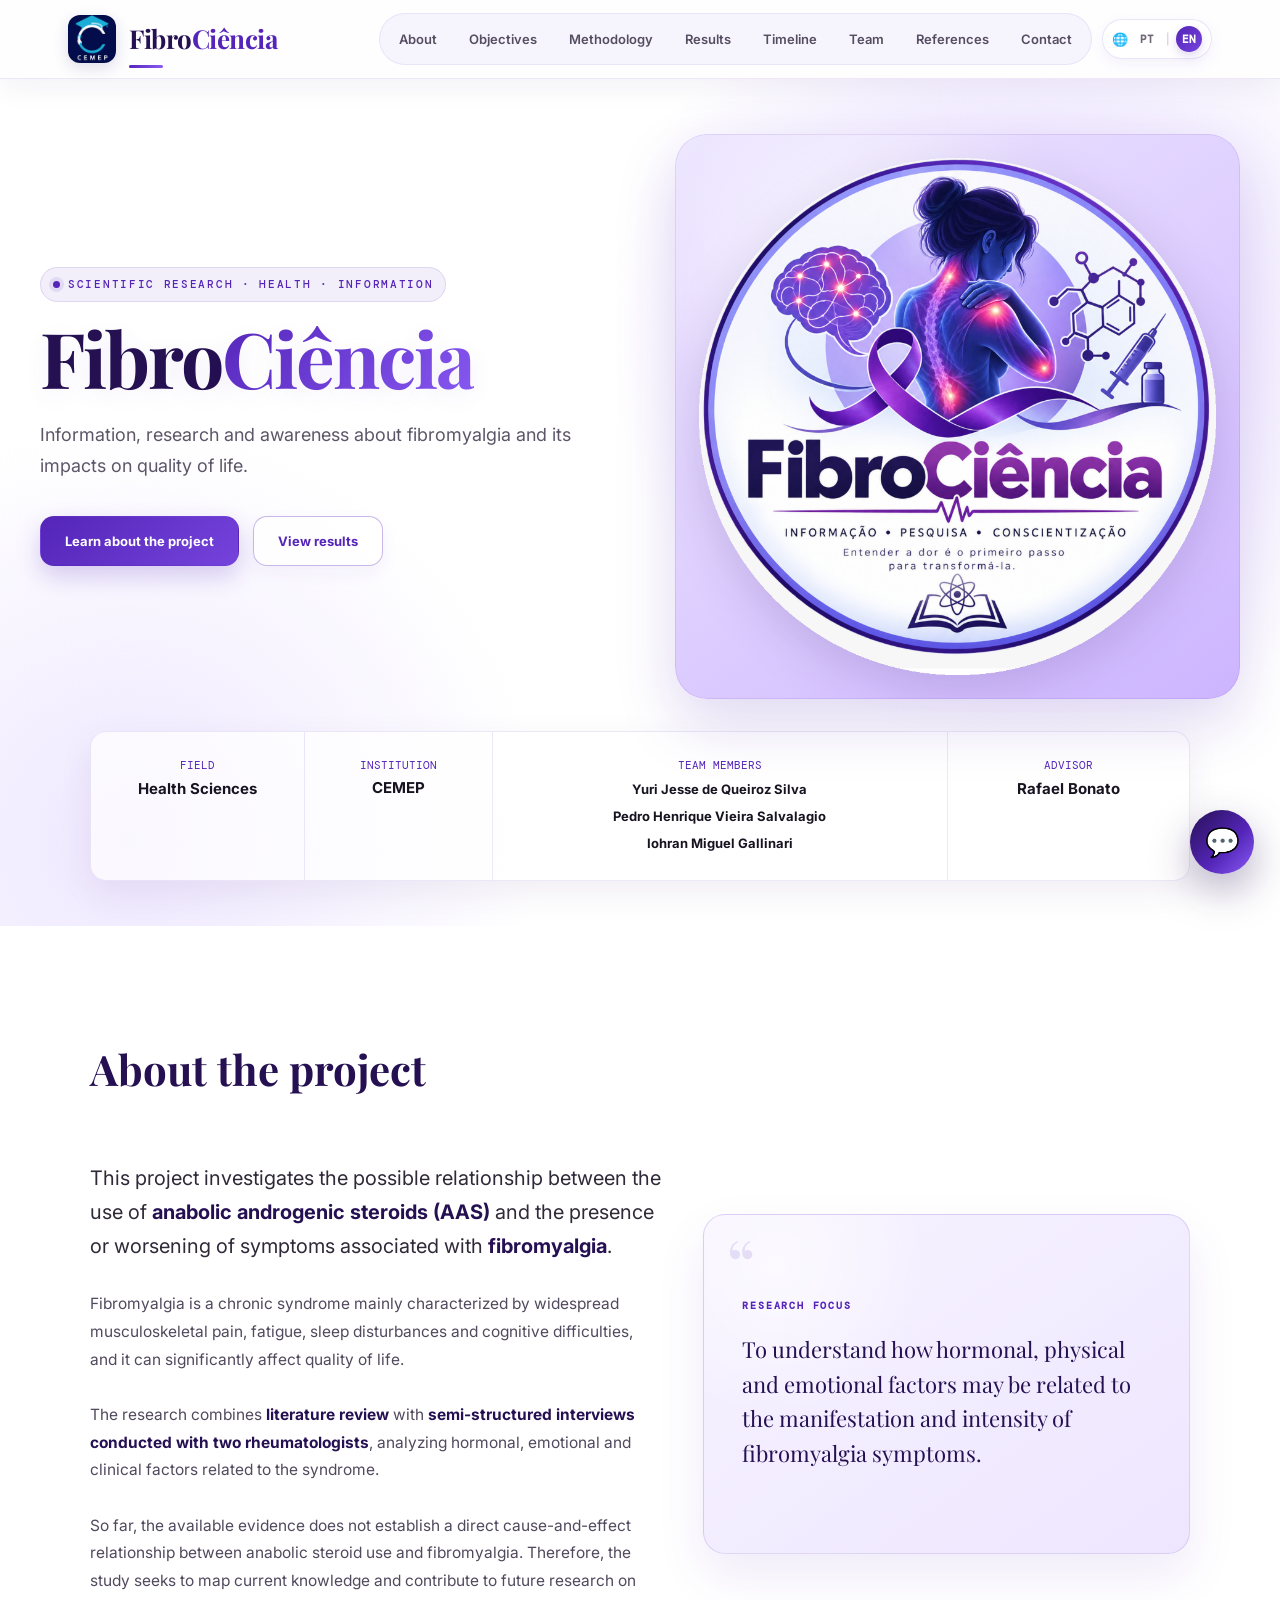
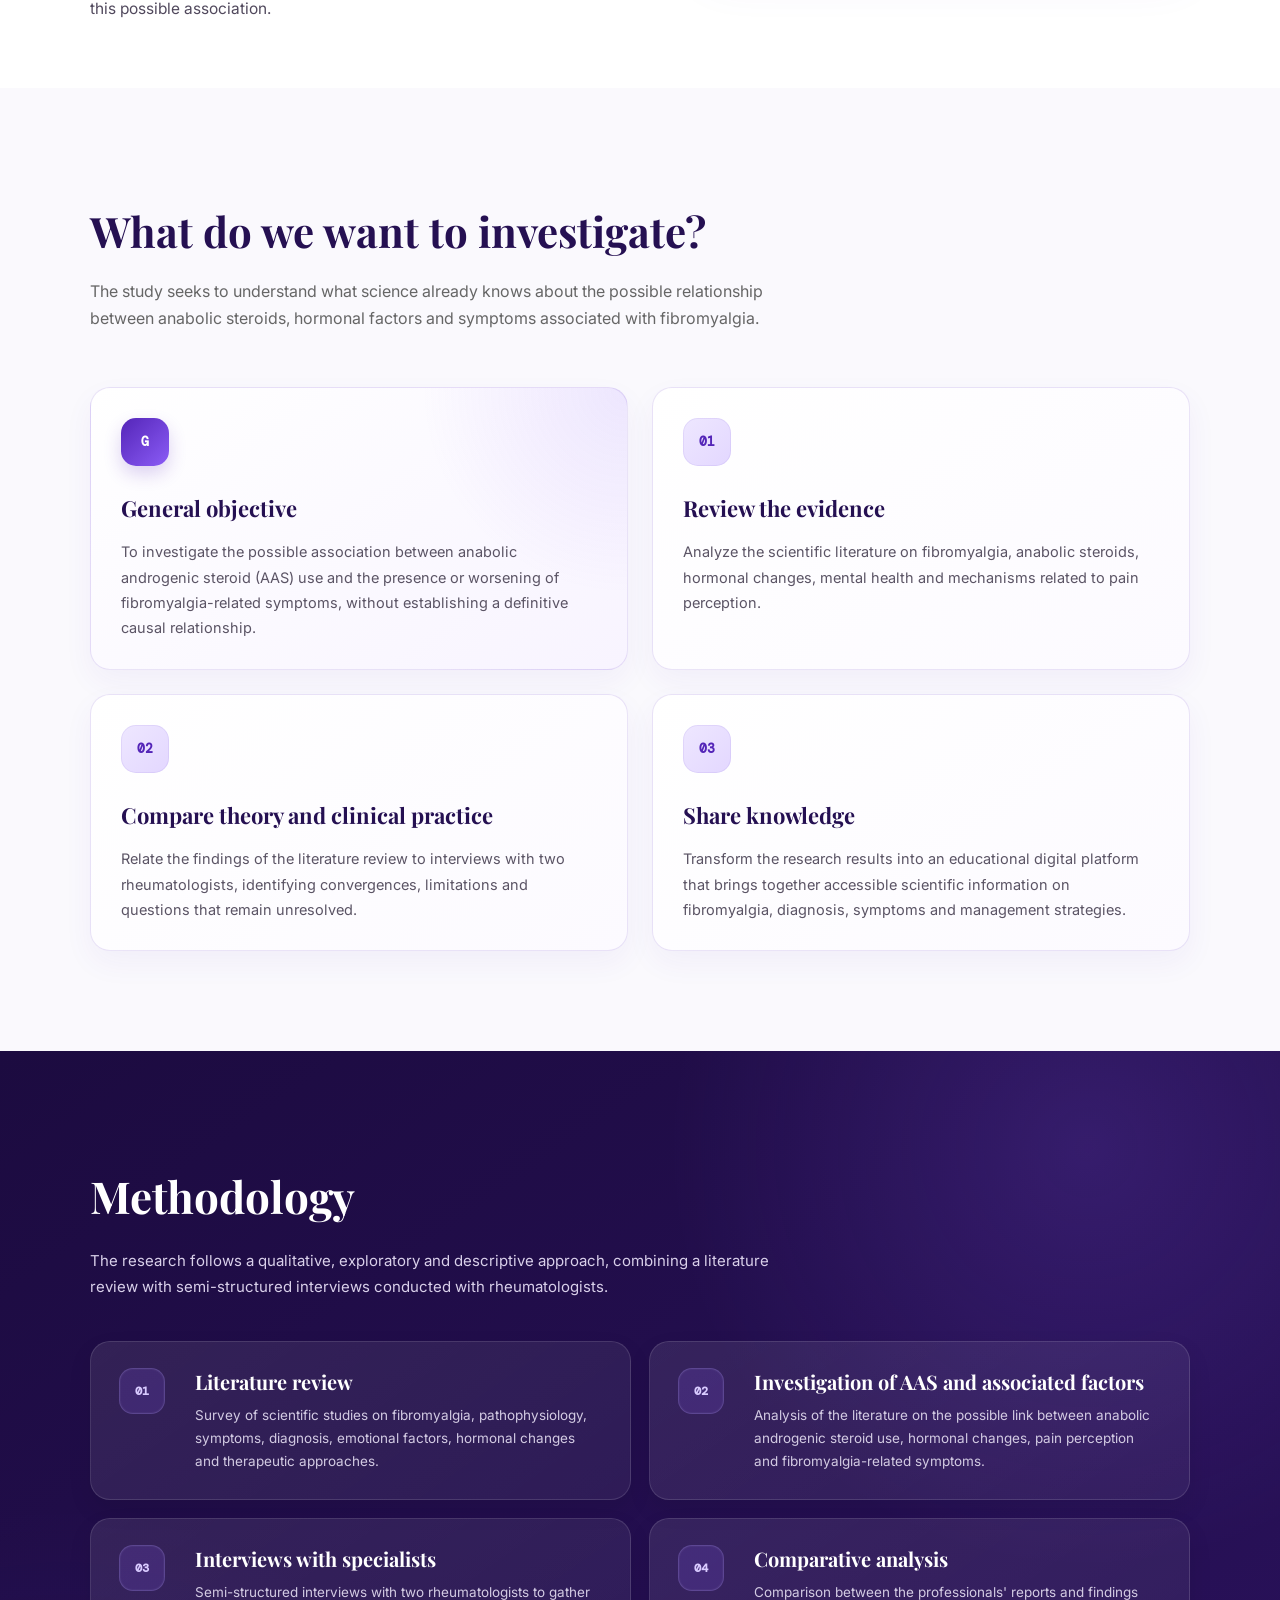
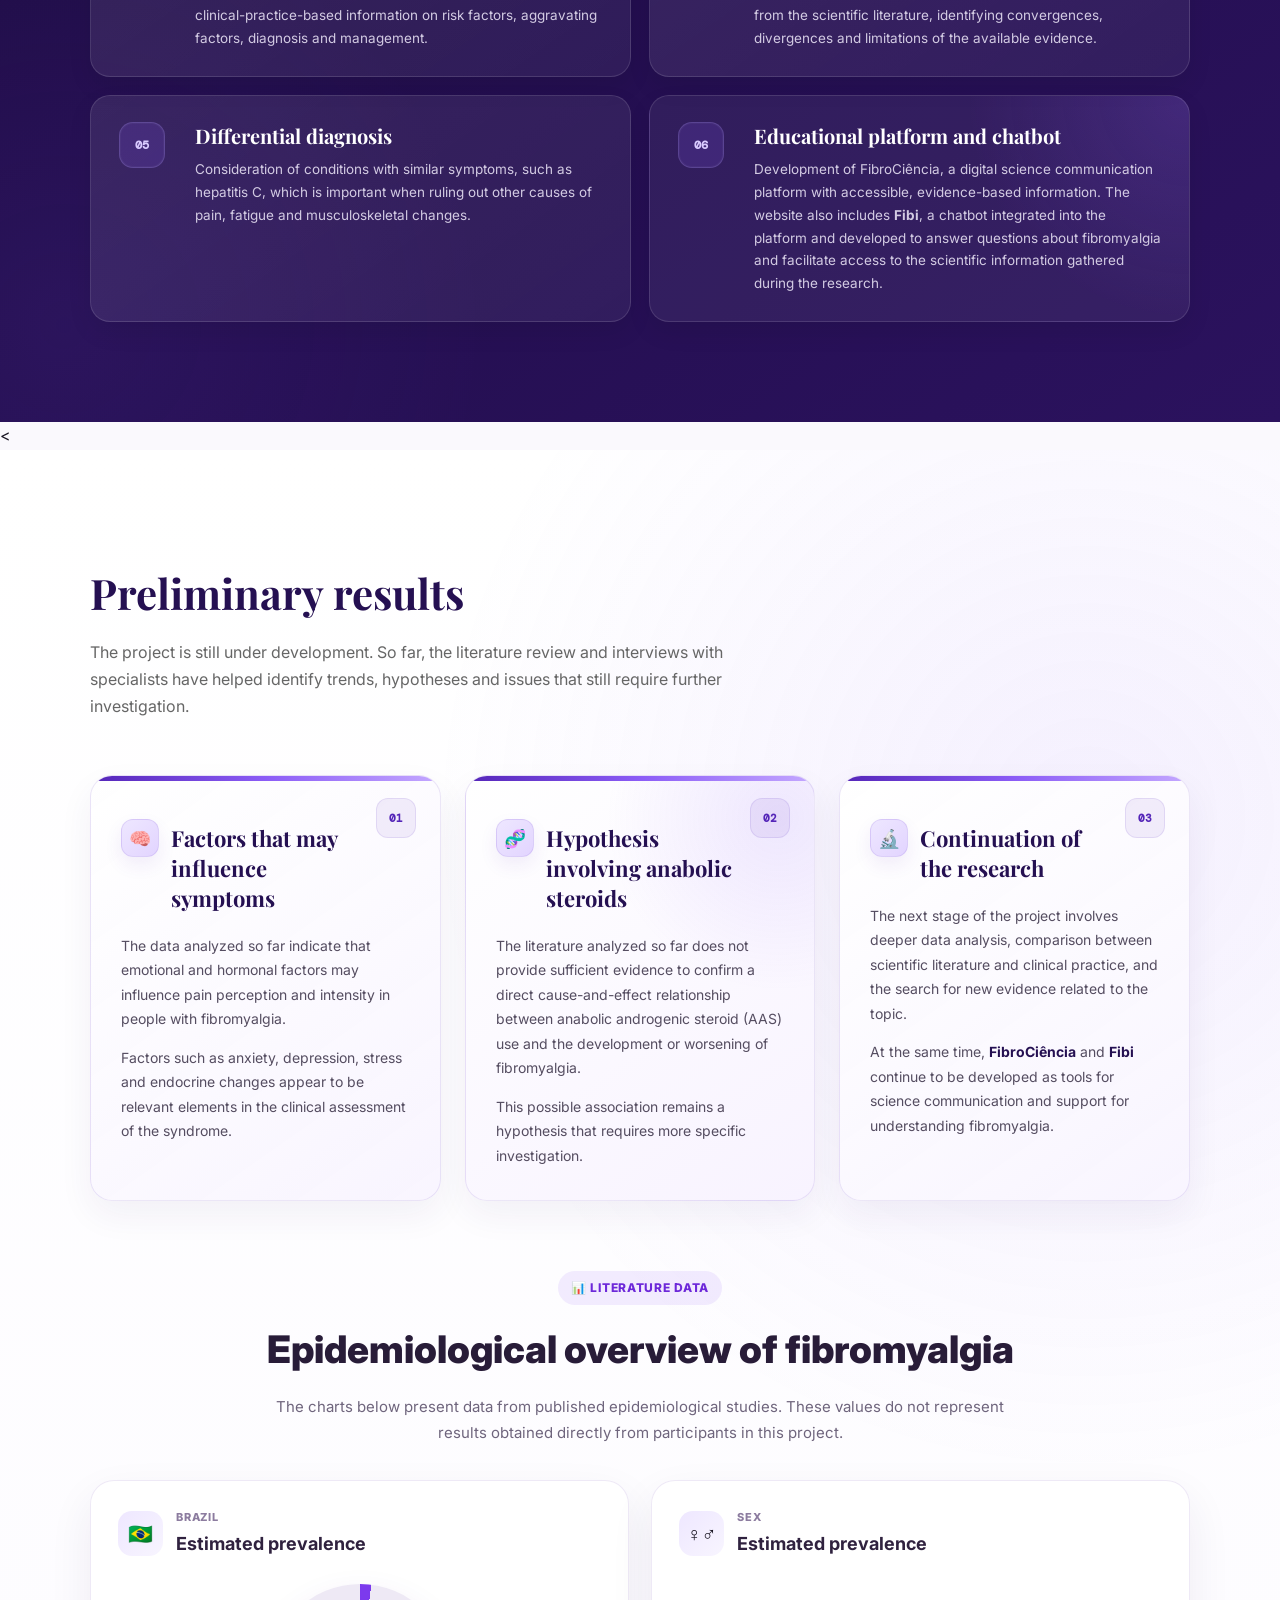
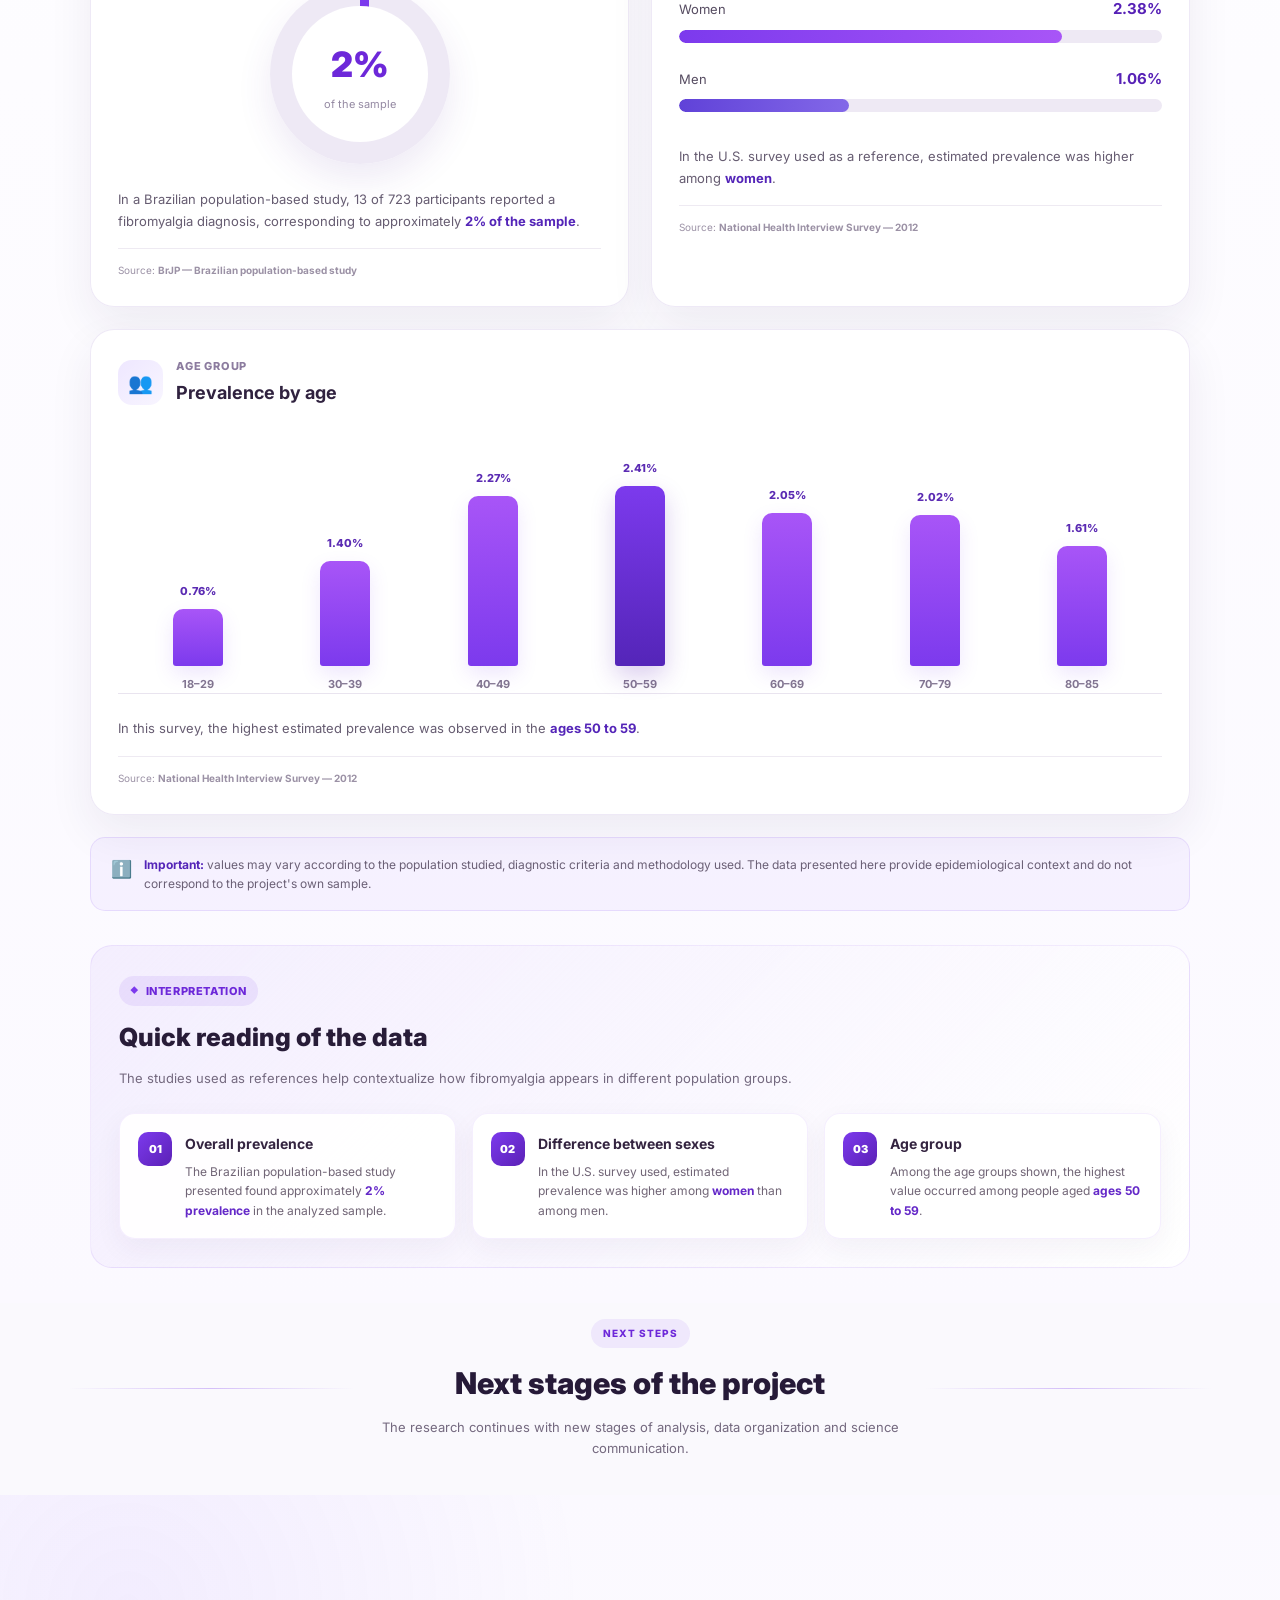
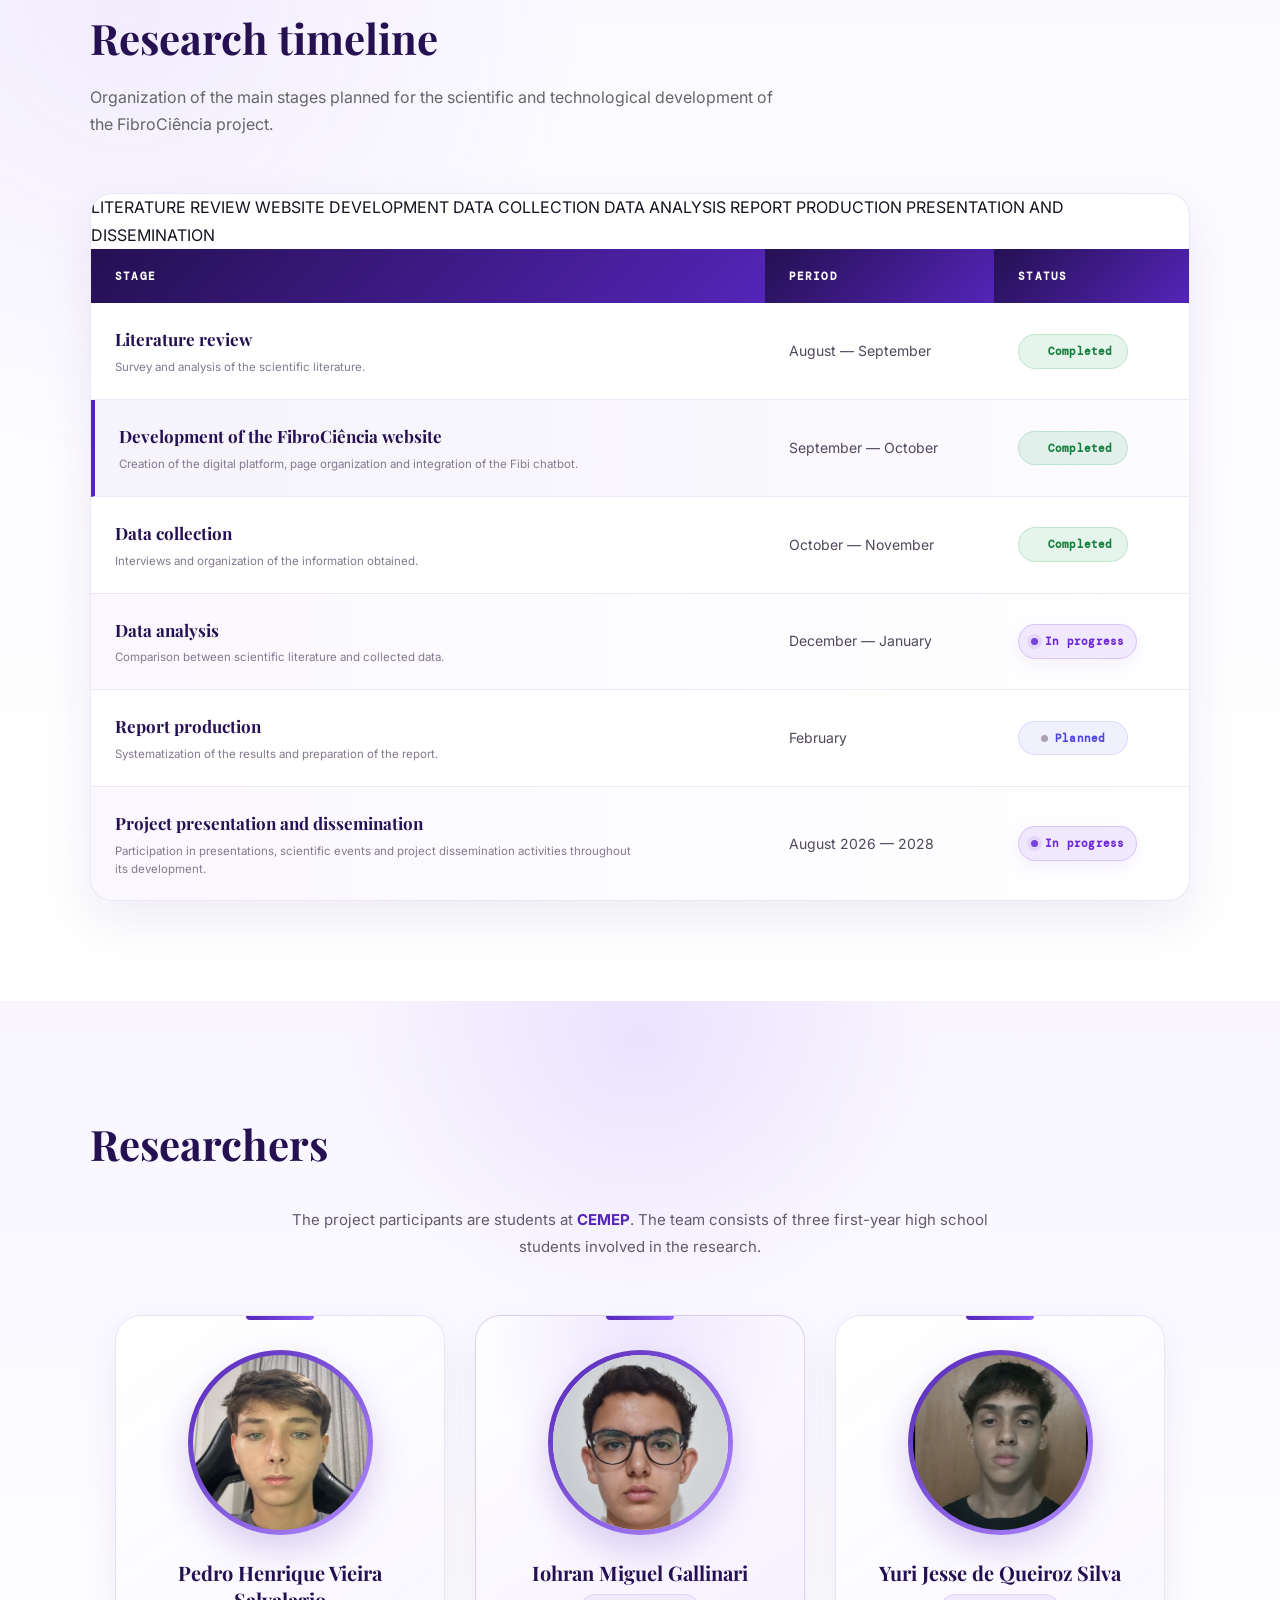
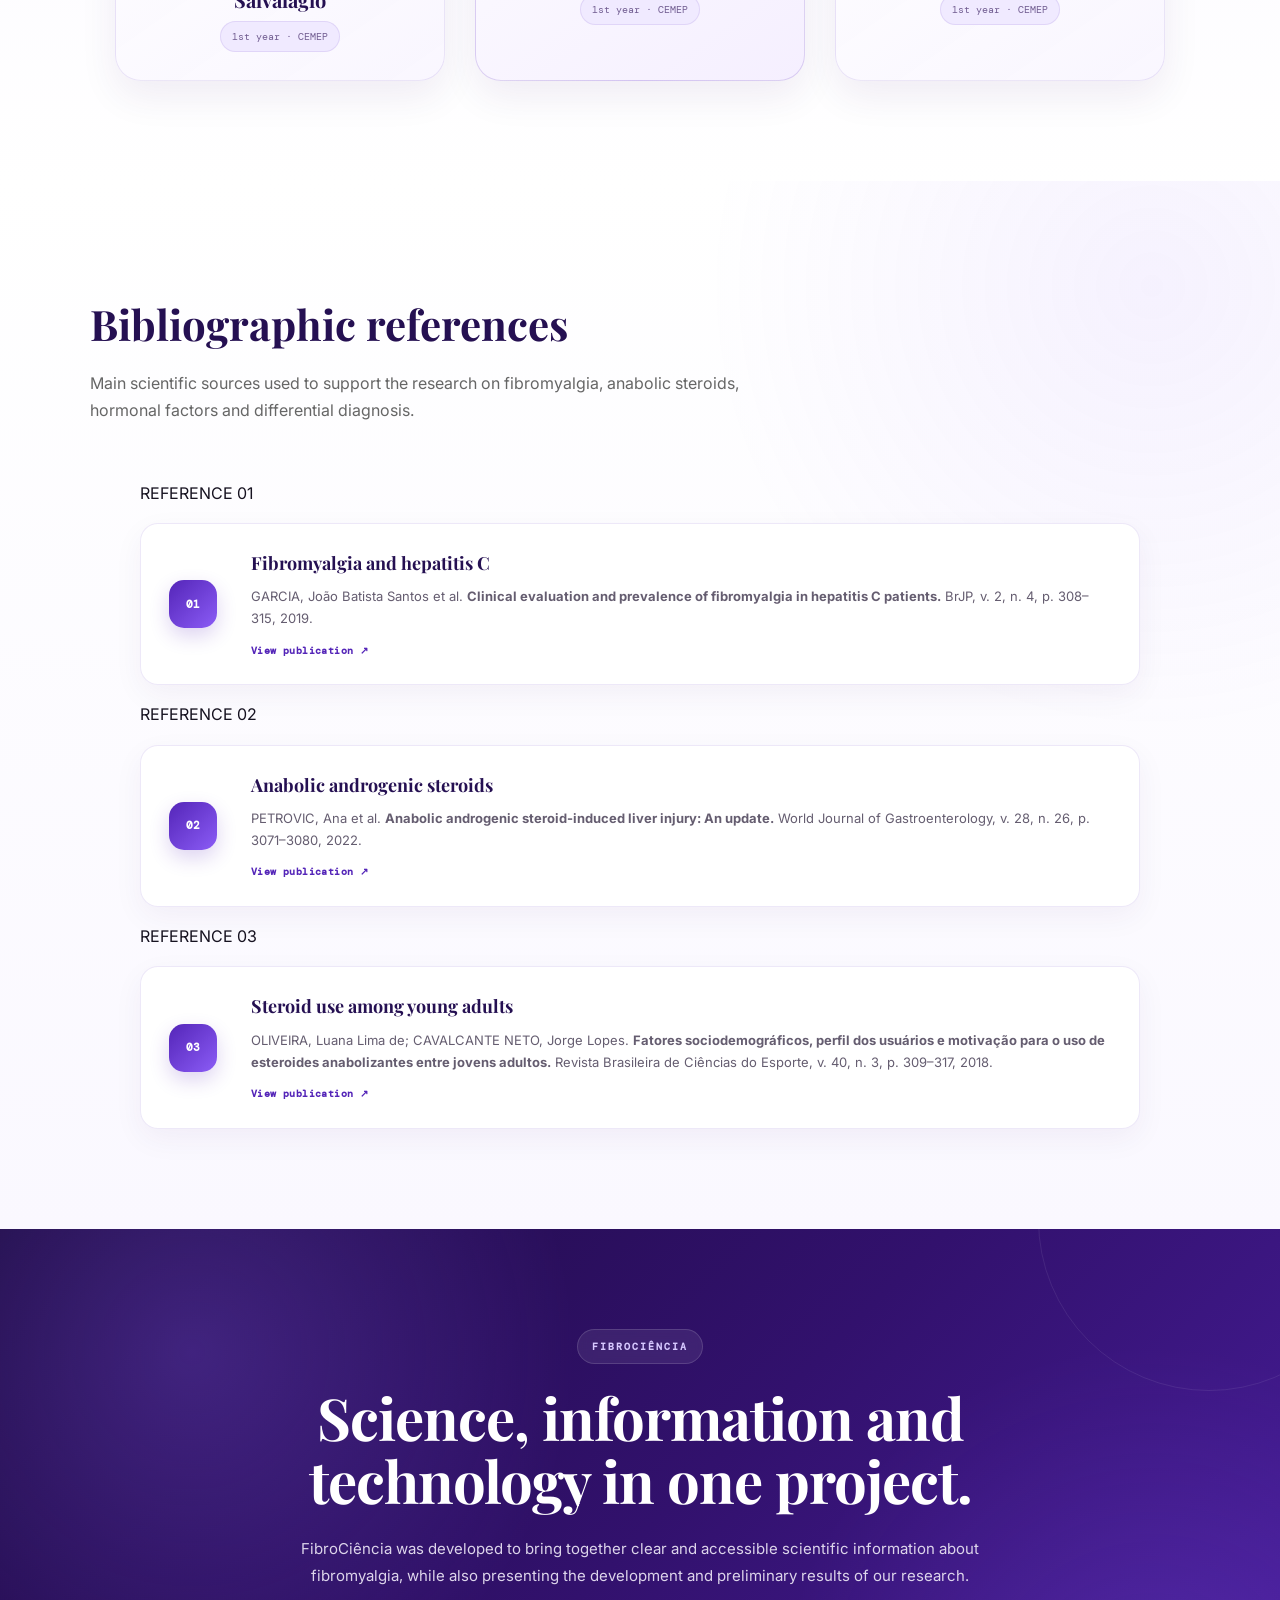
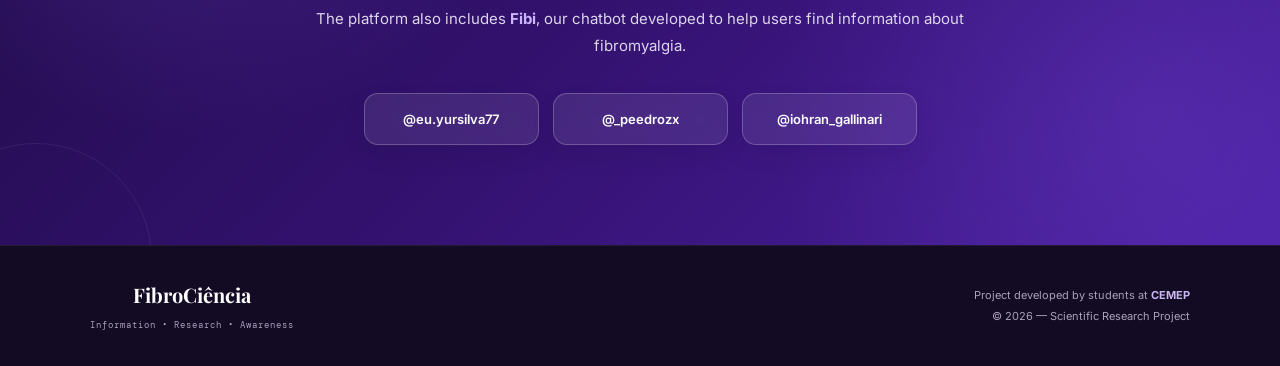
<file: index-en.html>
<!DOCTYPE html>

<html lang="en-US">
<head>
<meta charset="utf-8"/>
<meta name="description" content="FibroCiência is a scientific research and education project about fibromyalgia, symptoms, diagnosis, treatment, epidemiology and ongoing research at CEMEP."/>
<meta content="width=device-width, initial-scale=1.0" name="viewport"/>
<title>FibroCiência | Research and Awareness</title>
<meta name="theme-color" content="#5425b8"/>
<meta name="robots" content="index,follow"/>
<meta name="fibi-api-base" content="https://fibi-api.maryferreira.workers.dev">      
        <style>
        @import url('https://fonts.googleapis.com/css2?family=DM+Mono:wght@400;500&family=Playfair+Display:wght@500;600;700&family=Inter:wght@400;500;600;700&display=swap');
        .hero-imagem {
            width: 100%;
            aspect-ratio: 1 / 1;
            display: flex;
            justify-content: center;
            align-items: center;
            border-radius: 32px;
            padding: 22px;
            background:
                radial-gradient(circle at 35% 25%, rgba(255,255,255,.92), transparent 38%),
                linear-gradient(145deg, #eee7ff 0%, #dfd0ff 48%, #cdb5ff 100%);
            box-shadow: 0 24px 60px rgba(84,37,184,.18), inset 0 0 0 1px rgba(84,37,184,.10);
            overflow: hidden;
            position: relative;
        }

        .hero-imagem::before {
            content: "";
            position: absolute;
            width: 70%;
            height: 70%;
            border-radius: 50%;
            background: rgba(255,255,255,.22);
            filter: blur(25px);
        }

        .hero-imagem img {
            position: relative;
            z-index: 1;
            display: block;
            width: 100%;
            height: 100%;
            object-fit: contain;
            border-radius: 50%;
            filter: drop-shadow(0 14px 24px rgba(50,20,100,.16));
            transition: transform .4s ease;
        }

        .hero-imagem img:hover {
            transform: scale(1.025);
        }
        
        :root {
            --roxo: #5425b8;
            --roxo-escuro: #251052;
            --roxo-claro: #8b5cf6;
            --lilas: #eee7ff;
            --branco: #ffffff;
            --cinza: #666;
            --preto: #171321;
            --borda: #ddd3f7;
        }

        * {
            margin: 0;
            padding: 0;
            box-sizing: border-box;
        }

        html {
            scroll-behavior: smooth;
        }

        body {
            background: #faf9fd;
            color: var(--preto);
            font-family: "Inter", sans-serif;
            line-height: 1.7;
        }

        /* =========================
   CABEÇALHO
========================= */

header {
    position: sticky;
    top: 0;
    z-index: 1000;

    background: rgba(255, 255, 255, 0.78);
    backdrop-filter: blur(18px);
    -webkit-backdrop-filter: blur(18px);

    border-bottom: 1px solid rgba(84, 37, 184, 0.10);

    box-shadow:
        0 8px 30px rgba(37, 16, 82, 0.06);
}

.navbar {
    max-width: 1200px;
    height: 78px;

    margin: 0 auto;
    padding: 0 28px;

    display: flex;
    align-items: center;
    justify-content: space-between;
}
.brand-area {
    display: flex;
    align-items: center;
    gap: 13px;
}

.cemep-logo-header {
    width: 48px;
    height: 48px;

    object-fit: contain;

    border-radius: 12px;

    box-shadow:
        0 5px 16px rgba(37, 16, 82, 0.14);

    transition:
        transform 0.25s ease,
        box-shadow 0.25s ease;
}

.cemep-logo-header:hover {
    transform: translateY(-2px) scale(1.04);

    box-shadow:
        0 8px 20px rgba(37, 16, 82, 0.20);
}
.logo-text {
    font-family: "Playfair Display", serif;
    font-size: 26px;
    font-weight: 700;

    color: var(--roxo-escuro);

    letter-spacing: -0.5px;

    position: relative;

    cursor: default;
}

.logo-text span {
    color: var(--roxo);
}

.logo-text::after {
    content: "";

    position: absolute;

    left: 0;
    bottom: -7px;

    width: 34px;
    height: 3px;

    border-radius: 999px;

    background: linear-gradient(
        90deg,
        var(--roxo),
        var(--roxo-claro)
    );
}

nav {
    display: flex;
    align-items: center;

    gap: 6px;

    padding: 6px;

    border-radius: 999px;

    background: rgba(84, 37, 184, 0.045);

    border: 1px solid rgba(84, 37, 184, 0.08);
}

nav a {
    position: relative;

    padding: 8px 13px;

    border-radius: 999px;

    text-decoration: none;

    color: #554d61;

    font-size: 13px;
    font-weight: 600;

    transition:
        color 0.2s ease,
        background 0.2s ease,
        transform 0.2s ease;
}

nav a:hover {
    color: var(--roxo);

    background: white;

    transform: translateY(-1px);

    box-shadow:
        0 5px 14px rgba(84, 37, 184, 0.08);
}

        /* =========================
           HERO
        ========================= */

        .hero {
            min-height: 90vh;

            display: block;
            padding: 90px 25px 70px;

            background:
                radial-gradient(circle at 80% 30%, #e5d8ff 0%, transparent 35%),
                radial-gradient(circle at 10% 90%, #eee7ff 0%, transparent 30%),
                #fff;
        }

        .hero-container {
            max-width: 1200px;
            width: 100%;
            margin: auto;

            display: grid;
            grid-template-columns: 1fr 1fr;
            gap: 70px;
            align-items: center;
        }

     .hero-text small {
    display: inline-flex;
    align-items: center;
    gap: 8px;

    padding: 7px 12px;

    border-radius: 999px;

    background: rgba(84, 37, 184, 0.07);
    border: 1px solid rgba(84, 37, 184, 0.12);

    font-family: "DM Mono", monospace;
    font-size: 11px;
    font-weight: 500;

    color: var(--roxo);

    letter-spacing: 1.7px;
}

.hero-text small::before {
    content: "";

    width: 7px;
    height: 7px;

    border-radius: 50%;

    background: var(--roxo);

    box-shadow:
        0 0 0 4px rgba(84, 37, 184, 0.10);
}

  .hero-text h1 {
    margin-top: 18px;

    font-family: "Playfair Display", serif;
    font-size: clamp(52px, 6vw, 78px);

    line-height: 0.98;
    letter-spacing: -2px;

    color: var(--roxo-escuro);

    text-shadow:
        0 6px 24px rgba(84, 37, 184, 0.08);
}

.hero-text h1 span {
    background: linear-gradient(
        135deg,
        #5425b8,
        #8b5cf6
    );

    -webkit-background-clip: text;
    background-clip: text;

    color: transparent;
}

        .hero-text p {
            margin-top: 25px;

            max-width: 550px;

            font-size: 18px;
            color: #5c5668;
        }

        .hero-buttons {
    display: flex;
    align-items: center;
    gap: 14px;

    margin-top: 34px;
}

.btn {
    display: inline-flex;
    align-items: center;
    justify-content: center;

    min-height: 50px;

    padding: 0 24px;

    border-radius: 14px;

    text-decoration: none;

    font-size: 13px;
    font-weight: 700;

    transition:
        transform .2s ease,
        box-shadow .2s ease,
        background .2s ease,
        border-color .2s ease;
}

.btn-primary {
    color: #fff;

    background:
        linear-gradient(
            135deg,
            #5425b8,
            #7543dc
        );

    border: 1px solid transparent;

    box-shadow:
        0 10px 24px rgba(84, 37, 184, .22);
}

.btn-primary:hover {
    transform: translateY(-3px);

    box-shadow:
        0 15px 30px rgba(84, 37, 184, .30);
}

.btn-outline {
    color: var(--roxo);

    background: rgba(255,255,255,.72);

    border: 1px solid rgba(84,37,184,.32);

    box-shadow:
        0 7px 18px rgba(84,37,184,.05);
}

.btn-outline:hover {
    transform: translateY(-3px);

    background: #fff;

    border-color: var(--roxo);

    box-shadow:
        0 12px 24px rgba(84,37,184,.12);
}


        .hero-dados {
            max-width: 1200px;
            width: 100%;
            margin: 30px auto 0;
            display: grid;
            grid-template-columns: repeat(3, 1fr);
            gap: 0;
            background: rgba(255,255,255,.72);
            border: 1px solid rgba(84,37,184,.10);
            border-radius: 16px;
            box-shadow: 0 12px 35px rgba(50,20,100,.07);
            overflow: hidden;
        }

        .hero-dados .dado {
            padding: 20px 24px;
            border-bottom: 0;
            border-right: 1px solid rgba(84,37,184,.10);
        }
        .hero-dados .dado:last-child { border-right: 0; }

        @media (max-width: 850px) {
            .hero-dados { grid-template-columns: 1fr 1fr; }
            .hero-dados .dado { border-right: 1px solid rgba(84,37,184,.10); border-bottom: 1px solid rgba(84,37,184,.10); }
            .hero-dados .dado:nth-child(2n) { border-right: 0; }
            .hero-dados .dado:last-child { grid-column: 1 / -1; border-right: 0; }
        }

        @media (max-width: 500px) {
            .hero-dados { grid-template-columns: 1fr; }
            .hero-dados .dado, .hero-dados .dado:nth-child(2n) { border-right: 0; }
        }

        /* =========================
           FICHA CATALOGRÁFICA
        ========================= */

        .ficha {
            position: relative;

            background: white;

            border: 1px solid var(--borda);

            padding: 30px;

            box-shadow: 0 20px 50px rgba(50, 20, 100, .12);

            border-radius: 15px;
        }

        .ficha::before {
            content: "PROJETO DE PESQUISA";

            position: absolute;
            top: -12px;
            left: 25px;

            background: var(--roxo);

            color: white;

            padding: 5px 12px;

            font-family: "DM Mono", monospace;
            font-size: 10px;
            letter-spacing: 1px;

            border-radius: 4px;
        }

        .ficha h3 {
            font-family: "Playfair Display", serif;
            font-size: 27px;

            color: var(--roxo-escuro);

            margin-bottom: 25px;
        }

        .dados {
            display: grid;
            gap: 16px;
        }

        .dado {
            border-bottom: 1px solid #eee;

            padding-bottom: 10px;
        }

        .dado span {
            display: block;

            font-family: "DM Mono", monospace;
            font-size: 11px;

            color: var(--roxo);

            text-transform: uppercase;
        }

        .dado strong {
            font-size: 15px;
        }

        /* =========================
           SEÇÕES
        ========================= */

        section {
            padding: 100px 25px;
        }

        .container {
            max-width: 1100px;
            margin: auto;
        }

        .section-header {
            margin-bottom: 55px;
        }

        .section-number {
            font-family: "DM Mono", monospace;

            color: var(--roxo);

            font-size: 13px;
            letter-spacing: 2px;
        }

        .section-header h2 {
            margin-top: 8px;

            font-family: "Playfair Display", serif;

            font-size: 42px;

            color: var(--roxo-escuro);
        }

        .section-header p {
            max-width: 700px;

            margin-top: 10px;

            color: var(--cinza);
        }

        /* =========================
           SOBRE
        ========================= */

        .sobre {
            background: white;
        }

        .sobre-grid {
    display: grid;
    grid-template-columns: 1.15fr .85fr;
    gap: 42px;
    align-items: stretch;
}
       .texto-grande {
    font-size: 21px;
    line-height: 1.75;
    color: #3d3748;
}
        .citacao {
    position: relative;

    display: flex;
    align-items: center;

    min-height: 100%;

    padding: 36px 34px;

    border: 1px solid rgba(84, 37, 184, .12);
    border-radius: 22px;

    background:
        linear-gradient(
            145deg,
            #f5f0ff,
            #eee7ff
        );

    box-shadow:
        0 18px 40px rgba(84, 37, 184, .08);

    font-family: "Playfair Display", serif;

    color: var(--roxo-escuro);
}

.citacao::before {
    content: "“";

    position: absolute;

    top: 12px;
    left: 22px;

    font-size: 72px;
    line-height: 1;

    color: rgba(84, 37, 184, .13);
}

.citacao small {
    display: block;

    margin-bottom: 18px;

    font-family: "DM Mono", monospace;
    font-size: 10px;
    font-weight: 600;

    letter-spacing: 1.8px;

    color: var(--roxo);
}

.citacao p {
    position: relative;
    z-index: 1;

    margin: 0;

    font-family: "Playfair Display", serif;
    font-size: 23px;
    line-height: 1.55;

    color: var(--roxo-escuro);
}

        /* =========================
           OBJETIVOS
        ========================= */

        .objetivos-grid {
            display: grid;
            grid-template-columns: 1fr 1fr;

            gap: 25px;
        }

        .card {
            background: white;

            border: 1px solid var(--borda);

            border-radius: 12px;

            padding: 30px;

            transition: .25s;
        }

        .card:hover {
            transform: translateY(-5px);

            box-shadow: 0 15px 35px rgba(50, 20, 100, .10);
        }

        .card-icon {
            width: 45px;
            height: 45px;

            display: flex;
            align-items: center;
            justify-content: center;

            background: var(--lilas);

            color: var(--roxo);

            border-radius: 50%;

            font-weight: bold;

            margin-bottom: 18px;
        }

        .card h3 {
            font-family: "Playfair Display", serif;

            color: var(--roxo-escuro);

            font-size: 23px;

            margin-bottom: 10px;
        }

        /* =========================
           METODOLOGIA
        ========================= */

        .metodologia {
            background: var(--roxo-escuro);
            color: white;
        }

        .metodologia .section-header h2 {
            color: white;
        }

        .metodologia .section-header p {
            color: #d8d0eb;
        }

        .etapas {
            display: grid;
            gap: 15px;
        }

        .etapa {
            display: grid;

            grid-template-columns: 70px 1fr;

            align-items: center;

            padding: 20px;

            border: 1px solid rgba(255,255,255,.15);

            border-radius: 10px;

            background: rgba(255,255,255,.04);
        }

        .etapa-numero {
            font-family: "DM Mono", monospace;

            color: #bda5ff;

            font-size: 22px;
        }

        .etapa h3 {
            margin-bottom: 3px;
        }

        .etapa p {
            color: #d0c8df;
        }

        /* =========================
           RESULTADOS
        ========================= */

        .resultados {
            background: white;
        }

        .resultado-grid {
            display: grid;

            grid-template-columns: repeat(3, 1fr);

            gap: 20px;
        }

        .resultado {
            padding: 30px;

            border-top: 4px solid var(--roxo);

            background: #faf9fd;

            border-radius: 8px;
        }

        .resultado h3 {
            font-family: "Playfair Display", serif;

            font-size: 22px;

            color: var(--roxo-escuro);
        }

        /* =========================
           CRONOGRAMA
        ========================= */

        .tabela-wrapper {
            overflow-x: auto;
        }

        table {
            width: 100%;

            border-collapse: collapse;

            background: white;
        }

        th,
        td {
            padding: 16px;

            text-align: left;

            border-bottom: 1px solid var(--borda);
        }

        th {
            background: var(--roxo-escuro);

            color: white;

            font-family: "DM Mono", monospace;

            font-size: 12px;
        }

        td {
            font-size: 14px;
        }

        /* =========================
           EQUIPE
        ========================= */

        .equipe {
            background: #f4f0fc;
        }

        .equipe-grid {
            display: grid;

            grid-template-columns: repeat(2, 1fr);

            gap: 25px;
        }

        .pessoa {
            display: flex;

            align-items: center;

            gap: 20px;

            padding: 25px;

            background: white;

            border-radius: 12px;

            border: 1px solid var(--borda);
        }

        .avatar {
            width: 65px;
            height: 65px;

            flex-shrink: 0;

            display: flex;
            align-items: center;
            justify-content: center;

            border-radius: 50%;

            background: var(--lilas);

            color: var(--roxo);

            font-family: "Playfair Display", serif;

            font-size: 24px;
        }

        .pessoa h3 {
            font-family: "Playfair Display", serif;

            color: var(--roxo-escuro);
        }

        .pessoa p {
            color: var(--cinza);

            font-size: 14px;
        }


        /* Ajustes da apresentação solicitada */
        .hero-dados {
            grid-template-columns: repeat(3, 1fr);
            justify-content: center;
        }

        .equipe-participantes {
            display: grid;
            grid-template-columns: repeat(3, minmax(0, 1fr));
            gap: 32px;
            align-items: start;
            margin-top: 30px;
        }

        .membro {
            text-align: center;
            background: transparent;
        }

        .membro-foto {
            width: 190px;
            height: 190px;
            margin: 0 auto 20px;
            border-radius: 50%;
            overflow: hidden;
            border: 5px solid white;
            box-shadow: 0 12px 35px rgba(84,37,184,.18), 0 0 0 2px var(--borda);
            background: white;
        }

        .membro-foto img {
            width: 100%;
            height: 100%;
            display: block;
            object-fit: cover;
        }

        .membro h3 {
            max-width: 280px;
            margin: 0 auto 4px;
            font-family: "Playfair Display", serif;
            color: var(--roxo-escuro);
            font-size: 19px;
            line-height: 1.35;
        }

        .membro p {
            color: var(--cinza);
            font-size: 14px;
        }

        @media (max-width: 850px) {
            .hero-dados { grid-template-columns: 1fr 1fr; }
            .equipe-participantes { grid-template-columns: 1fr; }
        }

        @media (max-width: 500px) {
            .hero-dados { grid-template-columns: 1fr; }
            .membro-foto { width: 165px; height: 165px; }
        }

        /* =========================
           REFERÊNCIAS
        ========================= */

        .referencias {
            background: white;
        }

        .referencia {
            padding: 17px 0;

            border-bottom: 1px solid var(--borda);

            font-size: 14px;
        }

        .referencia strong {
            color: var(--roxo);
        }

        /* =========================
           CONTATO
        ========================= */

        .contato {
            background: var(--lilas);

            text-align: center;
        }

        .contato h2 {
            font-family: "Playfair Display", serif;

            color: var(--roxo-escuro);

            font-size: 42px;
        }

        .contato p {
            max-width: 650px;

            margin: 15px auto 30px;

            color: #5c5668;
        }

        /* =========================
           RODAPÉ
        ========================= */

        footer {
            background: #171026;

            color: #c8bfd9;

            padding: 40px 25px;

            text-align: center;

            font-size: 13px;
        }

        footer strong {
            color: white;
        }

        /* =========================
           RESPONSIVO
        ========================= */

        @media (max-width: 850px) {

            nav {
                display: none;
            }

            .hero-container {
                grid-template-columns: 1fr;
            }

            .sobre-grid {
                grid-template-columns: 1fr;
            }

            .objetivos-grid {
                grid-template-columns: 1fr;
            }

            .resultado-grid {
                grid-template-columns: 1fr;
            }

            .equipe-grid {
                grid-template-columns: 1fr;
            }

            .hero {
                padding-top: 60px;
            }

            .hero-imagem {
                width: min(520px, 100%);
                margin: 0 auto;
            }
        }

        @media (max-width: 500px) {

            section {
                padding: 70px 18px;
            }

            .hero {
                padding-left: 18px;
                padding-right: 18px;
            }

            .hero-buttons {
                flex-direction: column;
            }

            .btn {
                text-align: center;
            }

            .section-header h2 {
                font-size: 34px;
            }

            .contato h2 {
                font-size: 34px;
            }
        }

        /* =========================
           IDENTIDADE CEMEP / PARTICIPANTES
        ========================= */
.instituicao-logo {
            width: 58px;
            height: 58px;
            object-fit: contain;
            display: block;
            margin: 0 auto 10px;
        }

        .dado-instituicao {
            min-height: 95px;
        }

        .foto-participantes {
            margin-bottom: 38px;
            padding: 12px;
            background: white;
            border: 1px solid var(--borda);
            border-radius: 18px;
            box-shadow: 0 20px 45px rgba(50,20,100,.10);
        }

        .foto-participantes img {
            display: block;
            width: 100%;
            max-height: 620px;
            object-fit: cover;
            object-position: center;
            border-radius: 12px;
        }

        .foto-legenda {
            display: flex;
            justify-content: space-between;
            align-items: center;
            gap: 20px;
            padding: 14px 8px 4px;
        }

        .foto-legenda strong {
            color: var(--roxo-escuro);
            font-family: "Playfair Display", serif;
            font-size: 18px;
        }

        .foto-legenda span {
            color: var(--cinza);
            font-size: 13px;
        }

        .equipe-intro {
            max-width: 760px;
            margin-top: -35px;
            margin-bottom: 30px;
            color: #5c5668;
        }

        @media (max-width: 600px) {
            .instituicao-destaque {
                width: 100%;
            }

            .foto-legenda {
                align-items: flex-start;
                flex-direction: column;
                gap: 4px;
            }
        }

    
        /* Ajuste final: somente Área, Instituição e Orientador(a) */
        .hero-dados {
            max-width: 920px;
            grid-template-columns: repeat(3, minmax(0, 1fr));
            margin-left: auto;
            margin-right: auto;
        }

        .hero-dados .dado {
            text-align: center;
        }

        .dado-instituicao {
            min-height: 0;
        }

        .instituicao-logo, .instituicao-destaque {
            display: none !important;
        }

        .equipe-participantes {
            grid-template-columns: repeat(3, minmax(0, 1fr));
            max-width: 1050px;
            margin-left: auto;
            margin-right: auto;
        }

        .membro-foto {
            width: 190px;
            height: 190px;
        }

        @media (max-width: 850px) {
            .hero-dados { grid-template-columns: repeat(3, minmax(0, 1fr)); }
            .equipe-participantes { grid-template-columns: 1fr; }
        }

        @media (max-width: 600px) {
            .hero-dados { grid-template-columns: 1fr; }
        }

        /* Correção estrutural e visual final */
        .hero { width: 100%; }
        .hero-container, .hero-dados, .container { box-sizing: border-box; }
        .hero-dados { grid-template-columns: repeat(3, minmax(0, 1fr)); }
        .equipe-participantes { display: grid; grid-template-columns: repeat(3, minmax(0, 1fr)); width: 100%; }
        .membro { min-width: 0; }
        @media (max-width: 850px) {
            .hero-dados { grid-template-columns: repeat(3, minmax(0, 1fr)); }
            .equipe-participantes { grid-template-columns: 1fr; }
        }
        @media (max-width: 600px) {
            .hero-dados { grid-template-columns: 1fr; }
        }


        /* ===== VERSÃO FINAL SOLICITADA ===== */
        .instituicao-destaque,
        .instituicao-destaque img,
        .instituicao-logo {
            display: none !important;
        }

        .hero-dados {
    max-width: 1100px !important;
    width: 100%;

    margin-left: auto !important;
    margin-right: auto !important;

    display: grid !important;

    grid-template-columns:
        0.8fr
        0.7fr
        1.7fr
        0.9fr !important;

    gap: 0 !important;

    align-items: stretch;
}
.dado-integrantes strong {
    line-height: 1.65;
    font-size: 13px;
}

        .hero-dados .dado {
            text-align: center !important;
            padding: 24px 20px !important;
            min-width: 0;
        }

       

        .equipe .equipe-intro {
            margin-top: -35px;
            margin-bottom: 40px;
        }

        .equipe-participantes {
            display: grid !important;
            grid-template-columns: repeat(3, minmax(0, 1fr)) !important;
            max-width: 1050px !important;
            width: 100%;
            margin: 0 auto !important;
            gap: 45px !important;
            align-items: start;
        }

        .equipe-participantes .membro {
            text-align: center;
            min-width: 0;
        }

        .equipe-participantes .membro-foto {
            width: 210px !important;
            height: 210px !important;
            margin: 0 auto 20px !important;
            border-radius: 50% !important;
            overflow: hidden !important;
            border: 5px solid #fff !important;
            box-shadow: 0 12px 35px rgba(84,37,184,.18), 0 0 0 2px var(--borda) !important;
            background: #fff !important;
        }

        .equipe-participantes .membro-foto img {
            width: 100% !important;
            height: 100% !important;
            display: block !important;
            object-fit: cover !important;
            object-position: center !important;
        }

        .equipe-participantes .membro h3 {
            max-width: 310px;
            margin: 0 auto 5px;
            font-family: "Playfair Display", serif;
            color: var(--roxo-escuro);
            font-size: 18px;
            line-height: 1.35;
        }

        .equipe-participantes .membro p {
            margin: 0;
            color: var(--cinza);
            font-size: 14px;
        }

        @media (max-width: 850px) {
            .hero-dados {
                grid-template-columns: repeat(3, minmax(0, 1fr)) !important;
            }
            .equipe-participantes {
                grid-template-columns: repeat(3, minmax(0, 1fr)) !important;
                gap: 20px !important;
            }
            .equipe-participantes .membro-foto {
                width: 165px !important;
                height: 165px !important;
            }
        }

        @media (max-width: 600px) {
            .hero-dados {
                grid-template-columns: 1fr !important;
            }
            .equipe-participantes {
                grid-template-columns: 1fr !important;
                gap: 35px !important;
            }
            .equipe-participantes .membro-foto {
                width: 180px !important;
                height: 180px !important;
            }
        }

    
        /* Ajuste final da disposição dos pesquisadores */
        .equipe-participantes {
            display: grid;
            grid-template-columns: repeat(3, minmax(0, 1fr));
            gap: 42px;
            align-items: start;
        }

        .equipe-participantes .membro {
            min-width: 0;
            text-align: center;
        }

        .equipe-participantes .membro-foto {
            width: 190px;
            height: 190px;
            margin: 0 auto 18px;
        }

        @media (max-width: 850px) {
            .equipe-participantes {
                grid-template-columns: repeat(3, minmax(0, 1fr));
                gap: 18px;
            }
        }

        @media (max-width: 650px) {
            .equipe-participantes {
                grid-template-columns: 1fr;
                gap: 35px;
            }
        }
        /* Corrige alinhamento da instituição */
.hero-dados .dado.dado-instituicao {
    display: flex !important;
    flex-direction: column !important;

    justify-content: flex-start !important;
    align-items: center !important;

    text-align: center !important;
}
/* =========================================
   AJUSTE VISUAL — SOBRE O PROJETO
========================================= */

.sobre-grid {
    grid-template-columns: 1.08fr .92fr;
    gap: 55px;
    align-items: center;
}

.sobre-conteudo {
    max-width: 650px;
}

.sobre-conteudo p {
    color: #51495d;
    font-size: 15.5px;
    line-height: 1.8;
}

.sobre-conteudo .texto-grande {
    font-size: 20px;
    line-height: 1.7;
    color: #2f2938;
}

.sobre-conteudo strong {
    color: var(--roxo-escuro);
    font-weight: 700;
}

.citacao {
    min-height: 340px;
    height: auto;

    padding: 42px 38px;

    align-self: center;

    background:
        radial-gradient(
            circle at 15% 15%,
            rgba(255,255,255,.65),
            transparent 30%
        ),
        linear-gradient(
            145deg,
            #f7f3ff,
            #eee6ff
        );

    border: 1px solid rgba(84,37,184,.15);

    box-shadow:
        0 22px 50px rgba(84,37,184,.09);
}

.citacao p {
    font-size: 22px;
    line-height: 1.58;
}
.sobre-grid {
    gap: 42px;
}

.citacao {
    transform: translateY(-8px);
}

.citacao > div {
    width: 100%;
}
/* =========================================
   OBJETIVOS — CARDS
========================================= */

.objetivos-grid {
    gap: 24px;
}

.objetivos-grid .card {
    position: relative;

    padding: 30px 30px 28px;

    border-radius: 20px;

    border: 1px solid rgba(84, 37, 184, .12);

    background:
        linear-gradient(
            145deg,
            #ffffff,
            #fcfaff
        );

    box-shadow:
        0 12px 30px rgba(84, 37, 184, .05);

    overflow: hidden;

    transition:
        transform .25s ease,
        box-shadow .25s ease,
        border-color .25s ease;
}

.objetivos-grid .card::before {
    content: "";

    position: absolute;

    top: 0;
    left: 0;

    width: 100%;
    height: 4px;

    background:
        linear-gradient(
            90deg,
            #5425b8,
            #8b5cf6
        );

    opacity: 0;

    transition: opacity .25s ease;
}

.objetivos-grid .card:hover {
    transform: translateY(-6px);

    border-color:
        rgba(84, 37, 184, .22);

    box-shadow:
        0 20px 45px
        rgba(84, 37, 184, .11);
}

.objetivos-grid .card:hover::before {
    opacity: 1;
}

.objetivos-grid .card-icon {
    width: 48px;
    height: 48px;

    display: grid;
    place-items: center;

    margin-bottom: 24px;

    border-radius: 15px;

    background:
        linear-gradient(
            135deg,
            #eee7ff,
            #e3d7ff
        );

    color: var(--roxo);

    font-family: "DM Mono", monospace;

    font-size: 13px;
    font-weight: 700;

    box-shadow:
        inset 0 0 0 1px
        rgba(84, 37, 184, .08);
}

.objetivos-grid .card h3 {
    margin-bottom: 12px;

    font-size: 22px;

    color: var(--roxo-escuro);
}

.objetivos-grid .card p {
    margin: 0;

    color: #5b5465;

    font-size: 14.5px;
    line-height: 1.75;
}


/* OBJETIVO GERAL EM DESTAQUE */

.objetivos-grid .card:first-child {
    background:
        radial-gradient(
            circle at top right,
            rgba(139, 92, 246, .12),
            transparent 34%
        ),
        linear-gradient(
            145deg,
            #ffffff,
            #f8f4ff
        );
}

.objetivos-grid .card:first-child .card-icon {
    color: #fff;

    background:
        linear-gradient(
            135deg,
            #5425b8,
            #8b5cf6
        );

    box-shadow:
        0 8px 18px
        rgba(84, 37, 184, .20);
}
/* =========================================
   RESULTADOS PRELIMINARES
========================================= */

.resultados {
    position: relative;

    background:
        radial-gradient(
            circle at 85% 15%,
            rgba(139, 92, 246, .09),
            transparent 28%
        ),
        linear-gradient(
            180deg,
            #ffffff 0%,
            #fbf9ff 100%
        );
}


/* GRID */

.resultados .resultado-grid {
    display: grid;

    grid-template-columns:
        repeat(3, minmax(0, 1fr));

    gap: 24px;

    counter-reset: resultado;
}


/* CARD */

.resultados .resultado {
    position: relative;

    min-height: 100%;

    padding:
        38px
        30px
        32px;

    overflow: hidden;

    border:
        1px solid
        rgba(84, 37, 184, .11);

    border-radius: 22px;

    background:
        linear-gradient(
            145deg,
            rgba(255,255,255,.96),
            rgba(248,244,255,.92)
        );

    box-shadow:
        0 14px 35px
        rgba(54, 28, 94, .06);

    counter-increment: resultado;

    transition:
        transform .25s ease,
        box-shadow .25s ease,
        border-color .25s ease;
}


/* LINHA ROXA SUPERIOR */

.resultados .resultado::before {
    content: "";

    position: absolute;

    top: 0;
    left: 0;

    width: 100%;
    height: 5px;

    background:
        linear-gradient(
            90deg,
            #5425b8,
            #8b5cf6,
            #c4a8ff
        );
}


/* NÚMERO DO CARD */

.resultados .resultado::after {
    content:
        "0"
        counter(resultado);

    position: absolute;

    top: 22px;
    right: 24px;

    display: grid;
    place-items: center;

    width: 38px;
    height: 38px;

    border-radius: 12px;

    background:
        rgba(84, 37, 184, .07);

    border:
        1px solid
        rgba(84, 37, 184, .10);

    font-family:
        "DM Mono",
        monospace;

    font-size: 11px;
    font-weight: 600;

    color:
        var(--roxo);
}


/* TÍTULO */

.resultados .resultado h3 {
    max-width: 80%;

    margin:
        10px
        0
        20px;

    font-family:
        "Playfair Display",
        serif;

    font-size: 22px;
    line-height: 1.35;

    color:
        var(--roxo-escuro);
}


/* TEXTO */

.resultados .resultado p {
    margin:
        0
        0
        14px;

    color: #554d61;

    font-size: 14px;
    line-height: 1.75;
}


.resultados .resultado p:last-child {
    margin-bottom: 0;
}


/* PALAVRAS EM DESTAQUE */

.resultados .resultado strong {
    color:
        var(--roxo-escuro);

    font-weight: 700;
}


/* HOVER */

.resultados .resultado:hover {
    transform:
        translateY(-7px);

    border-color:
        rgba(84, 37, 184, .22);

    box-shadow:
        0 24px 50px
        rgba(54, 28, 94, .12);
}


/* DESTAQUE SUTIL NO SEGUNDO CARD */

.resultados .resultado:nth-child(2) {
    background:
        radial-gradient(
            circle at 90% 10%,
            rgba(139, 92, 246, .12),
            transparent 35%
        ),
        linear-gradient(
            145deg,
            #ffffff,
            #f8f3ff
        );
}


/* RESPONSIVO */

@media (max-width: 900px) {

    .resultados .resultado-grid {
        grid-template-columns: 1fr;
    }

    .resultados .resultado {
        min-height: auto;
    }

}
/* =========================================
   CRONOGRAMA
========================================= */

.cronograma {
    background:
        radial-gradient(
            circle at 10% 10%,
            rgba(139, 92, 246, .08),
            transparent 30%
        ),
        linear-gradient(
            180deg,
            #fbf9ff,
            #ffffff
        );
}


.cronograma-wrapper {
    overflow: hidden;

    border-radius: 22px;

    border:
        1px solid
        rgba(84, 37, 184, .11);

    background: #fff;

    box-shadow:
        0 20px 50px
        rgba(50, 20, 100, .08);
}


/* TABELA */

.cronograma-tabela {
    width: 100%;

    border-collapse: separate;
    border-spacing: 0;

    background: transparent;
}


/* CABEÇALHO */

.cronograma-tabela thead th {
    padding: 18px 24px;

    background:
        linear-gradient(
            135deg,
            #251052,
            #5425b8
        );

    color: #fff;

    border: 0;

    font-family:
        "DM Mono",
        monospace;

    font-size: 11px;

    letter-spacing: 1.2px;

    text-transform: uppercase;
}


/* LINHAS */

.cronograma-tabela tbody tr {
    transition:
        background .2s ease,
        transform .2s ease;
}


.cronograma-tabela tbody tr:hover {
    background: #faf7ff;
}


/* CÉLULAS */

.cronograma-tabela tbody td {
    padding: 22px 24px;

    border-bottom:
        1px solid
        #eee8f7;

    vertical-align: middle;

    color: #50475c;

    font-size: 14px;
}


.cronograma-tabela tbody tr:last-child td {
    border-bottom: 0;
}


/* NOME DA ETAPA */

.cronograma-tabela td strong {
    display: block;

    margin-bottom: 5px;

    color:
        var(--roxo-escuro);

    font-family:
        "Playfair Display",
        serif;

    font-size: 17px;
}


/* DESCRIÇÃO */

.cronograma-tabela td small {
    display: block;

    max-width: 530px;

    color: #83798f;

    font-size: 11.5px;

    line-height: 1.55;
}


/* LINHA DO SITE EM DESTAQUE */

.cronograma-destaque {
    background:
        linear-gradient(
            90deg,
            rgba(84, 37, 184, .055),
            rgba(139, 92, 246, .025)
        );
}


.cronograma-destaque td:first-child {
    border-left:
        4px solid
        var(--roxo);
}


/* STATUS */

.status {
    display: inline-flex;

    align-items: center;

    gap: 7px;

    padding:
        7px
        11px;

    border-radius: 999px;

    font-family:
        "DM Mono",
        monospace;

    font-size: 10px;

    font-weight: 600;

    white-space: nowrap;
}


.status::before {
    content: "";

    width: 7px;
    height: 7px;

    border-radius: 50%;
}


/* EM ANDAMENTO */

.status.andamento {
    color: #5425b8;

    background:
        #eee7ff;

    border:
        1px solid
        #dacbf7;
}


.status.andamento::before {
    background: #7543dc;

    box-shadow:
        0 0 0 4px
        rgba(117, 67, 220, .10);
}


/* PLANEJADO */

.status.planejado {
    color: #68606f;

    background:
        #f5f3f7;

    border:
        1px solid
        #e5e0ea;
}


.status.planejado::before {
    background: #aaa1b3;
}


/* MOBILE */

@media (max-width: 700px) {

    .cronograma-wrapper {
        border-radius: 16px;

        overflow-x: auto;
    }


    .cronograma-tabela {
        min-width: 720px;
    }

}
/* =========================================
   EQUIPE — NOVO VISUAL
========================================= */

.equipe {
    position: relative;

    background:
        radial-gradient(
            circle at 50% 5%,
            rgba(139, 92, 246, .12),
            transparent 30%
        ),
        linear-gradient(
            180deg,
            #f8f5ff 0%,
            #ffffff 100%
        );
}


/* INTRODUÇÃO */

.equipe .equipe-intro {
    max-width: 720px;

    margin:
        -30px
        auto
        55px;

    text-align: center;

    color: #62596d;

    font-size: 15px;
    line-height: 1.8;
}


.equipe .equipe-intro strong {
    color: var(--roxo);
}


/* GRID DOS INTEGRANTES */

.equipe-participantes {
    display: grid !important;

    grid-template-columns:
        repeat(3, minmax(0, 1fr)) !important;

    gap: 30px !important;

    max-width: 1050px !important;

    margin:
        0
        auto !important;

    align-items: stretch !important;
}


/* =========================================
   ORDEM
   Pedro | Yuri | Iohran
========================================= */

.equipe-participantes .membro:nth-child(1) {
    order: 1;
}

.equipe-participantes .membro:nth-child(3) {
    order: 2;
}

.equipe-participantes .membro:nth-child(2) {
    order: 3;
}


/* CARD */

.equipe-participantes .membro {
    position: relative;

    min-width: 0;

    padding:
        34px
        24px
        28px;

    text-align: center;

    border:
        1px solid
        rgba(84, 37, 184, .11);

    border-radius: 26px;

    background:
        linear-gradient(
            145deg,
            rgba(255,255,255,.98),
            rgba(249,246,255,.95)
        );

    box-shadow:
        0 16px 38px
        rgba(50,20,100,.07);

    overflow: hidden;

    transition:
        transform .25s ease,
        box-shadow .25s ease,
        border-color .25s ease;
}


/* DETALHE SUPERIOR */

.equipe-participantes .membro::before {
    content: "";

    position: absolute;

    top: 0;
    left: 50%;

    transform:
        translateX(-50%);

    width: 68px;
    height: 4px;

    border-radius:
        0
        0
        999px
        999px;

    background:
        linear-gradient(
            90deg,
            #5425b8,
            #8b5cf6
        );
}


/* HOVER */

.equipe-participantes .membro:hover {
    transform:
        translateY(-7px);

    border-color:
        rgba(84,37,184,.22);

    box-shadow:
        0 24px 50px
        rgba(50,20,100,.13);
}


/* =========================================
   FOTOS
========================================= */

.equipe-participantes .membro-foto {
    position: relative;

    width: 185px !important;
    height: 185px !important;

    margin:
        0
        auto
        24px !important;

    padding: 5px;

    overflow: hidden !important;

    border-radius: 50% !important;

    border: 0 !important;

    background:
        linear-gradient(
            135deg,
            #5425b8,
            #b18cff
        ) !important;

    box-shadow:
        0 15px 35px
        rgba(84,37,184,.20) !important;

    transition:
        transform .25s ease;
}


.equipe-participantes
.membro:hover
.membro-foto {
    transform:
        scale(1.035);
}


.equipe-participantes .membro-foto img {
    width: 100% !important;
    height: 100% !important;

    display: block !important;

    object-fit: cover !important;
    object-position: center !important;

    border-radius: 50% !important;

    background: #fff;
}


/* =========================================
   NOMES
========================================= */

.equipe-participantes .membro h3 {
    max-width: 260px;

    margin:
        0
        auto
        8px !important;

    font-family:
        "Playfair Display",
        serif;

    color:
        var(--roxo-escuro);

    font-size: 20px !important;

    line-height: 1.35;
}


/* TURMA */

.equipe-participantes .membro p {
    display: inline-flex;

    align-items: center;
    justify-content: center;

    margin: 0 !important;

    padding:
        6px
        11px;

    border-radius: 999px;

    background:
        #f0eaff;

    border:
        1px solid
        rgba(84,37,184,.10);

    color:
        #715d91 !important;

    font-family:
        "DM Mono",
        monospace;

    font-size:
        10px !important;
}


/* =========================================
   YURI — CARD CENTRAL
========================================= */

.equipe-participantes .membro:nth-child(3) {
    background:
        radial-gradient(
            circle at top,
            rgba(139,92,246,.13),
            transparent 42%
        ),
        linear-gradient(
            145deg,
            #ffffff,
            #f5efff
        );

    border-color:
        rgba(84,37,184,.18);
}


/* =========================================
   RESPONSIVO
========================================= */

@media (max-width: 850px) {

    .equipe-participantes {
        gap: 18px !important;
    }

    .equipe-participantes .membro {
        padding:
            26px
            16px
            24px;
    }

    .equipe-participantes .membro-foto {
        width: 150px !important;
        height: 150px !important;
    }

    .equipe-participantes .membro h3 {
        font-size:
            17px !important;
    }

}


@media (max-width: 650px) {

    .equipe-participantes {
        grid-template-columns:
            1fr !important;

        max-width:
            420px !important;

        gap:
            24px !important;
    }

    .equipe-participantes .membro:nth-child(1),
    .equipe-participantes .membro:nth-child(2),
    .equipe-participantes .membro:nth-child(3) {
        order: initial;
    }

    .equipe-participantes .membro-foto {
        width:
            180px !important;

        height:
            180px !important;
    }

}
/* =========================================
   REFERÊNCIAS
========================================= */

.referencias {
    background:
        radial-gradient(
            circle at 90% 10%,
            rgba(139, 92, 246, .08),
            transparent 30%
        ),
        linear-gradient(
            180deg,
            #ffffff,
            #faf8ff
        );
}


.referencias-lista {
    display: grid;
    gap: 16px;

    max-width: 1000px;

    margin: 0 auto;
}


.referencias .referencia {
    position: relative;

    display: grid;

    grid-template-columns:
        60px
        1fr;

    gap: 22px;

    align-items: center;

    padding:
        24px
        28px;

    border:
        1px solid
        rgba(84, 37, 184, .10);

    border-radius: 18px;

    background:
        rgba(255, 255, 255, .92);

    box-shadow:
        0 10px 30px
        rgba(50, 20, 100, .05);

    transition:
        transform .25s ease,
        box-shadow .25s ease,
        border-color .25s ease;
}


.referencias .referencia:hover {
    transform:
        translateX(6px);

    border-color:
        rgba(84, 37, 184, .22);

    box-shadow:
        0 16px 38px
        rgba(50, 20, 100, .09);
}


/* NÚMERO */

.referencia-numero {
    display: grid;

    place-items: center;

    width: 48px;
    height: 48px;

    border-radius: 15px;

    background:
        linear-gradient(
            135deg,
            #5425b8,
            #8b5cf6
        );

    color: white;

    font-family:
        "DM Mono",
        monospace;

    font-size: 11px;

    font-weight: 700;

    box-shadow:
        0 8px 20px
        rgba(84, 37, 184, .20);
}


/* TÍTULO */

.referencias .referencia strong {
    display: block;

    margin-bottom: 7px;

    color:
        var(--roxo-escuro);

    font-family:
        "Playfair Display",
        serif;

    font-size: 18px;
}


/* TEXTO */

.referencias .referencia p {
    margin: 0;

    color: #655d70;

    font-size: 13px;

    line-height: 1.7;
}


/* MOBILE */

@media (max-width: 650px) {

    .referencias .referencia {
        grid-template-columns: 1fr;

        gap: 15px;
    }

}
.referencia-link {
    display: inline-flex;
    align-items: center;
    gap: 6px;

    margin-top: 12px;

    color: var(--roxo);

    font-family: "DM Mono", monospace;
    font-size: 10px;
    font-weight: 600;

    letter-spacing: .4px;

    text-decoration: none;

    transition:
        transform .2s ease,
        color .2s ease;
}

.referencia-link:hover {
    transform: translateX(4px);
    color: #8b5cf6;
}
/* =========================================
   SEÇÃO FINAL / CONTATO
========================================= */

.contato {
    position: relative;

    padding:
        100px
        20px;

    overflow: hidden;

    background:
        radial-gradient(
            circle at 15% 20%,
            rgba(139, 92, 246, .28),
            transparent 32%
        ),
        radial-gradient(
            circle at 90% 80%,
            rgba(139, 92, 246, .20),
            transparent 30%
        ),
        linear-gradient(
            135deg,
            #1d0b42,
            #32116d,
            #4b1fa2
        );

    color: white;
}


/* EFEITO DE FUNDO */

.contato::before {
    content: "";

    position: absolute;

    width: 340px;
    height: 340px;

    top: -180px;
    right: -100px;

    border-radius: 50%;

    border:
        1px solid
        rgba(255, 255, 255, .08);
}


.contato::after {
    content: "";

    position: absolute;

    width: 230px;
    height: 230px;

    bottom: -130px;
    left: -80px;

    border-radius: 50%;

    border:
        1px solid
        rgba(255, 255, 255, .07);
}


/* CONTEÚDO */

.contato-conteudo {
    position: relative;

    z-index: 2;

    max-width: 850px;

    margin: 0 auto;

    text-align: center;
}


/* TAG */

.contato-tag {
    display: inline-flex;

    align-items: center;

    margin-bottom: 22px;

    padding:
        8px
        14px;

    border:
        1px solid
        rgba(255,255,255,.14);

    border-radius: 999px;

    background:
        rgba(255,255,255,.08);

    font-family:
        "DM Mono",
        monospace;

    font-size: 10px;

    font-weight: 600;

    letter-spacing: 2px;

    color: #d7c8ff;

    backdrop-filter:
        blur(8px);
}


/* TÍTULO */

.contato h2 {
    max-width: 750px;

    margin:
        0
        auto
        24px;

    font-family:
        "Playfair Display",
        serif;

    font-size:
        clamp(38px, 5vw, 58px);

    line-height: 1.08;

    letter-spacing: -1px;

    color: white;
}


/* TEXTO */

.contato p {
    max-width: 720px;

    margin:
        0
        auto
        16px;

    color:
        #ddd5eb;

    font-size: 15px;

    line-height: 1.8;
}


.contato-fibi strong {
    color: #cbb5ff;
}


/* BOTÕES */

.contato-botoes {
    display: flex;

    justify-content: center;

    gap: 14px;

    flex-wrap: wrap;

    margin-top: 34px;
}


.contato .btn {
    display: inline-flex;

    align-items: center;

    justify-content: center;

    min-width: 175px;

    padding:
        14px
        22px;

    border-radius: 14px;

    font-size: 13px;

    font-weight: 600;

    text-decoration: none;

    transition:
        transform .25s ease,
        box-shadow .25s ease,
        background .25s ease;
}


/* PRINCIPAL */

.contato .btn-primary {
    color:
        var(--roxo-escuro);

    background:
        white;

    box-shadow:
        0 12px 30px
        rgba(0,0,0,.15);
}


.contato .btn-primary:hover {
    transform:
        translateY(-4px);

    box-shadow:
        0 18px 35px
        rgba(0,0,0,.20);
}


/* SECUNDÁRIO */

.contato .btn-secondary {
    color:
        white;

    border:
        1px solid
        rgba(255,255,255,.25);

    background:
        rgba(255,255,255,.07);

    backdrop-filter:
        blur(8px);
}


.contato .btn-secondary:hover {
    transform:
        translateY(-4px);

    background:
        rgba(255,255,255,.12);
}


/* MOBILE */

@media (max-width: 650px) {

    .contato {
        padding:
            75px
            20px;
    }


    .contato-botoes {
        flex-direction: column;

        align-items: center;
    }


    .contato .btn {
        width: 100%;

        max-width: 280px;
    }

}
.contato .btn-instagram {
    color: white;

    border:
        1px solid
        rgba(255, 255, 255, .22);

    background:
        rgba(255, 255, 255, .09);

    backdrop-filter:
        blur(10px);

    box-shadow:
        0 10px 25px
        rgba(0, 0, 0, .08);
}


.contato .btn-instagram:hover {
    transform:
        translateY(-4px);

    background:
        rgba(255, 255, 255, .16);

    border-color:
        rgba(255, 255, 255, .38);

    box-shadow:
        0 16px 32px
        rgba(0, 0, 0, .14);
}
/* =========================================
   RODAPÉ
========================================= */

.site-footer {
    padding:
        32px
        20px;

    background:
        #130a24;

    border-top:
        1px solid
        rgba(255,255,255,.07);

    color: white;
}


.footer-conteudo {
    max-width:
        1100px;

    margin:
        0 auto;

    display:
        flex;

    align-items:
        center;

    justify-content:
        space-between;

    gap:
        30px;
}


/* MARCA */

.footer-marca {
    display:
        flex;

    flex-direction:
        column;

    gap:
        6px;
}


.footer-marca strong {
    font-family:
        "Playfair Display",
        serif;

    font-size:
        20px;

    color:
        white;
}


.footer-marca span {
    font-family:
        "DM Mono",
        monospace;

    font-size:
        9px;

    letter-spacing:
        1px;

    color:
        #a99dbb;
}


/* INFORMAÇÕES */

.footer-info {
    text-align:
        right;
}


.footer-info p {
    margin:
        3px
        0;

    font-size:
        11px;

    color:
        #aaa0b8;
}


.footer-info strong {
    color:
        #c9b7ef;
}


/* MOBILE */

@media (max-width: 650px) {

    .footer-conteudo {
        flex-direction:
            column;

        text-align:
            center;
    }

    .footer-info {
        text-align:
            center;
    }

}
.section-number {
    display: none !important;
}
/* AJUSTE FINAL DO HERO */

.hero {
    padding-top: 55px !important;
    padding-bottom: 45px !important;
}

.hero-grid {
    align-items: center !important;
}

.hero-dados {
    margin-top: 32px !important;
}
/* AJUSTE FINAL — SOBRE */

#sobre {
    padding-bottom: 65px !important;
}

#sobre .sobre-grid {
    margin-bottom: 0 !important;
}
/* =========================================
   METODOLOGIA — AJUSTE FINAL
========================================= */

.metodologia {
    background:
        radial-gradient(
            circle at 85% 10%,
            rgba(139, 92, 246, .18),
            transparent 30%
        ),
        radial-gradient(
            circle at 5% 90%,
            rgba(112, 67, 210, .10),
            transparent 28%
        ),
        linear-gradient(
            145deg,
            #1c0b40,
            #2b125e
        );
}


/* TÍTULO E INTRODUÇÃO */

.metodologia .section-header {
    max-width: 760px;
    margin-bottom: 42px;
}

.metodologia .section-header h2 {
    font-size: 44px;
    margin-bottom: 14px;
    color: #fff;
}

.metodologia .section-header p {
    color: #d9d0ea;
    font-size: 15px;
    line-height: 1.7;
}


/* GRID */

.metodologia .etapas {
    display: grid !important;

    grid-template-columns:
        repeat(2, minmax(0, 1fr)) !important;

    gap: 18px !important;
}


/* CARD */

.metodologia .etapa {
    position: relative;

    display: grid !important;

    grid-template-columns:
        58px
        1fr !important;

    gap: 18px;

    align-items: start !important;

    min-height: 155px;

    padding:
        26px
        28px !important;

    border:
        1px solid
        rgba(255, 255, 255, .12) !important;

    border-radius:
        20px !important;

    background:
        linear-gradient(
            145deg,
            rgba(255,255,255,.075),
            rgba(255,255,255,.035)
        ) !important;

    box-shadow:
        0 14px 35px
        rgba(0, 0, 0, .10);

    backdrop-filter:
        blur(8px);

    overflow: hidden;

    transition:
        transform .25s ease,
        background .25s ease,
        border-color .25s ease,
        box-shadow .25s ease;
}


/* DETALHE NO TOPO */

.metodologia .etapa::before {
    content: "";

    position: absolute;

    top: 0;
    left: 0;

    width: 100%;
    height: 3px;

    background:
        linear-gradient(
            90deg,
            #8b5cf6,
            #c4b5fd
        );

    opacity: 0;

    transition:
        opacity .25s ease;
}


/* HOVER */

.metodologia .etapa:hover {
    transform:
        translateY(-5px);

    background:
        rgba(255, 255, 255, .085) !important;

    border-color:
        rgba(196, 181, 253, .28) !important;

    box-shadow:
        0 20px 42px
        rgba(0, 0, 0, .16);
}

.metodologia .etapa:hover::before {
    opacity: 1;
}


/* NÚMEROS */

.metodologia .etapa-numero {
    display: grid;

    place-items: center;

    width: 46px;
    height: 46px;

    border-radius: 14px;

    background:
        rgba(139, 92, 246, .17);

    border:
        1px solid
        rgba(196, 181, 253, .20);

    color:
        #d9cbff;

    font-family:
        "DM Mono",
        monospace;

    font-size: 12px;

    font-weight: 700;

    box-shadow:
        inset 0 0 0 1px
        rgba(255, 255, 255, .03);
}


/* TÍTULOS */

.metodologia .etapa h3 {
    margin:
        1px
        0
        9px;

    font-family:
        "Playfair Display",
        serif;

    font-size:
        20px;

    line-height:
        1.3;

    color:
        #ffffff;
}


/* TEXTOS */

.metodologia .etapa p {
    margin: 0;

    color:
        #d3cbe3;

    font-size:
        13.5px;

    line-height:
        1.7;
}


/* ÚLTIMO CARD — FIBROCIÊNCIA/FIBI */

.metodologia .etapa:last-child {
    background:
        radial-gradient(
            circle at top right,
            rgba(139,92,246,.17),
            transparent 38%
        ),
        rgba(255,255,255,.06) !important;
}


/* RESPONSIVO */

@media (max-width: 850px) {

    .metodologia .etapas {
        grid-template-columns:
            1fr !important;
    }

    .metodologia .etapa {
        min-height:
            auto;
    }

}
.metodologia .etapa {
    height: 100%;
}

.metodologia .etapas {
    align-items: stretch !important;
}
/* ÍCONES DOS RESULTADOS */

.resultados .resultado h3 {
    display: flex;
    align-items: flex-start;
    gap: 12px;

    max-width: 85%;
}

.resultado-icone {
    flex-shrink: 0;

    display: grid;
    place-items: center;

    width: 38px;
    height: 38px;

    margin-top: -5px;

    border-radius: 12px;

    background:
        linear-gradient(
            135deg,
            #eee7ff,
            #e2d4ff
        );

    border:
        1px solid
        rgba(84, 37, 184, .10);

    font-size: 18px;

    box-shadow:
        0 8px 18px
        rgba(84, 37, 184, .08);
}
/* =========================================
   EQUIPE — 3 LADO A LADO
   Pedro | Yuri | Iohran
========================================= */

.equipe-participantes {
    display: grid !important;

    grid-template-columns:
        repeat(3, minmax(0, 1fr)) !important;

    gap: 30px !important;

    max-width: 1050px !important;

    margin: 0 auto !important;

    align-items: stretch !important;
}


/* PEDRO */
.equipe-participantes > .membro:nth-child(1) {
    order: 1 !important;
}


/* YURI — CENTRO */
.equipe-participantes > .membro:nth-child(3) {
    order: 2 !important;
}


/* IOHRAN */
.equipe-participantes > .membro:nth-child(2) {
    order: 3 !important;
}


.equipe-participantes > .membro {
    width: 100% !important;
    max-width: none !important;
    margin: 0 !important;
}
.referencias .referencia:hover {
    transform: translateY(-5px) !important;

    border-color:
        rgba(84, 37, 184, .22) !important;

    box-shadow:
        0 20px 45px
        rgba(50, 20, 100, .10) !important;
}
/* =========================================
   ANIMAÇÃO AO ROLAR A PÁGINA
========================================= */

.reveal {
    opacity: 0;
    transform: translateY(35px);

    transition:
        opacity .7s ease,
        transform .7s ease;
}

.reveal.ativo {
    opacity: 1;
    transform: translateY(0);
}


/* pequenas variações para cards */

.reveal-delay-1 {
    transition-delay: .08s;
}

.reveal-delay-2 {
    transition-delay: .16s;
}

.reveal-delay-3 {
    transition-delay: .24s;
}

.reveal-delay-4 {
    transition-delay: .32s;
}
/* =========================================
   EFEITO DE ENTRADA AO DESCER A PÁGINA
========================================= */

.scroll-reveal {
    opacity: 0 !important;

    transform:
        translateY(55px) !important;

    filter:
        blur(4px);

    transition:
        opacity .8s ease,
        transform .8s ease,
        filter .8s ease;
}


.scroll-reveal.apareceu {
    opacity: 1 !important;

    transform:
        translateY(0) !important;

    filter:
        blur(0);
}
/* STATUS CONCLUÍDO DO CRONOGRAMA */

.status.concluido {
    background:
        rgba(22, 163, 74, .12) !important;

    color:
        #15803d !important;

    border:
        1px solid
        rgba(22, 163, 74, .18) !important;
}
/* =========================================
   RESULTADOS — GRÁFICOS
========================================= */

.resultados-graficos {
    margin-top: 70px;
}


/* CABEÇALHO */

.graficos-cabecalho {
    max-width: 760px;
    margin: 0 auto 35px;
    text-align: center;
}


.graficos-tag {
    display: inline-flex;
    align-items: center;
    gap: 7px;

    margin-bottom: 12px;

    padding: 7px 13px;

    border-radius: 999px;

    background: rgba(124, 58, 237, .09);

    color: #6d28d9;

    font-size: 12px;
    font-weight: 800;

    text-transform: uppercase;
    letter-spacing: .7px;
}


.graficos-cabecalho h3 {
    margin: 0 0 12px;

    color: #281c38;

    font-size: clamp(25px, 3vw, 38px);
    font-weight: 850;
}


.graficos-cabecalho p {
    margin: 0;

    color: #6f657d;

    font-size: 15px;
    line-height: 1.7;
}


/* GRID DOS GRÁFICOS */

.graficos-grid {
    display: grid;

    grid-template-columns:
        repeat(2, minmax(0, 1fr));

    gap: 22px;
}


/* CARD */

.grafico-card {
    padding: 27px;

    border:
        1px solid
        rgba(91, 45, 170, .10);

    border-radius: 24px;

    background:
        rgba(255, 255, 255, .96);

    box-shadow:
        0 18px 45px
        rgba(47, 24, 78, .07);

    transition:
        transform .25s ease,
        box-shadow .25s ease,
        border-color .25s ease;
}


.grafico-card:hover {
    transform: translateY(-5px);

    border-color:
        rgba(124, 58, 237, .25);

    box-shadow:
        0 24px 55px
        rgba(47, 24, 78, .11);
}


.grafico-card-idade {
    grid-column:
        1 / -1;
}


/* TOPO DOS CARDS */

.grafico-card-topo {
    display: flex;
    align-items: center;

    gap: 13px;

    margin-bottom: 25px;
}


.grafico-icone {
    display: flex;
    align-items: center;
    justify-content: center;

    width: 45px;
    height: 45px;

    flex-shrink: 0;

    border-radius: 14px;

    background:
        linear-gradient(
            135deg,
            #eee7ff,
            #f8f5ff
        );

    font-size: 20px;
}


.grafico-subtitulo {
    display: block;

    margin-bottom: 2px;

    color: #8c7c9f;

    font-size: 11px;
    font-weight: 800;

    text-transform: uppercase;
    letter-spacing: .8px;
}


.grafico-card h4 {
    margin: 0;

    color: #30223f;

    font-size: 18px;
}


/* =========================================
   GRÁFICO 1 — DONUT
========================================= */

.grafico-donut-area {
    display: flex;
    justify-content: center;

    margin: 18px 0 25px;
}


.grafico-donut {
    display: flex;
    align-items: center;
    justify-content: center;

    width: 180px;
    height: 180px;

    border-radius: 50%;

    background:
        conic-gradient(
            #7c3aed 0 2%,
            #eee9f5 2% 100%
        );

    position: relative;

    box-shadow:
        0 15px 35px
        rgba(91, 45, 160, .10);
}


.grafico-donut::before {
    content: "";

    position: absolute;

    width: 136px;
    height: 136px;

    border-radius: 50%;

    background: white;
}


.grafico-donut-centro {
    position: relative;
    z-index: 2;

    display: flex;
    flex-direction: column;

    align-items: center;
}


.grafico-donut-centro strong {
    color: #6d28d9;

    font-size: 35px;
    font-weight: 900;
}


.grafico-donut-centro span {
    margin-top: 1px;

    color: #9489a2;

    font-size: 11px;
}


/* =========================================
   GRÁFICO 2 — SEXO
========================================= */

.grafico-barras-sexo {
    display: flex;
    flex-direction: column;

    gap: 23px;

    margin:
        37px 0 34px;
}


.barra-info {
    display: flex;
    align-items: center;
    justify-content: space-between;

    margin-bottom: 8px;

    color: #564c61;

    font-size: 13px;
}


.barra-info strong {
    color: #5721b6;

    font-size: 15px;
}


.barra-trilho {
    width: 100%;
    height: 13px;

    overflow: hidden;

    border-radius: 999px;

    background: #eee9f4;
}


.barra-preenchimento {
    width: 0;
    height: 100%;

    border-radius: inherit;

    background:
        linear-gradient(
            90deg,
            #7c3aed,
            #a855f7
        );

    transition:
        width 1.2s
        cubic-bezier(.2, .8, .2, 1);
}


.barra-preenchimento.homem {
    background:
        linear-gradient(
            90deg,
            #6042d8,
            #8368e8
        );
}


/* =========================================
   GRÁFICO 3 — IDADE
========================================= */

.grafico-idade {
    display: flex;

    align-items: flex-end;
    justify-content: space-between;

    gap: 12px;

    min-height: 260px;

    margin-top: 15px;

    padding:
        30px 12px 0;

    border-bottom:
        1px solid #e9e4ef;
}


.idade-coluna {
    flex: 1;

    display: flex;
    flex-direction: column;

    align-items: center;
    justify-content: flex-end;

    height: 230px;
}


.idade-barra {
    position: relative;

    width: min(50px, 75%);

    height: 0;

    min-height: 2px;

    border-radius:
        10px 10px 3px 3px;

    background:
        linear-gradient(
            180deg,
            #a855f7,
            #7c3aed
        );

    box-shadow:
        0 8px 20px
        rgba(124, 58, 237, .13);

    transition:
        height 1.2s
        cubic-bezier(.2, .8, .2, 1);
}


.idade-barra.destaque {
    background:
        linear-gradient(
            180deg,
            #7c3aed,
            #5425b8
        );

    box-shadow:
        0 10px 25px
        rgba(91, 33, 182, .22);
}


.idade-barra span {
    position: absolute;

    top: -27px;
    left: 50%;

    transform:
        translateX(-50%);

    white-space: nowrap;

    color: #5b2bb3;

    font-size: 11px;
    font-weight: 800;
}


.idade-coluna small {
    margin-top: 9px;

    color: #82768f;

    font-size: 11px;
    font-weight: 700;
}


/* TEXTO DOS CARDS */

.grafico-explicacao {
    margin: 24px 0 16px;

    color: #665c71;

    font-size: 13px;
    line-height: 1.65;
}


.grafico-explicacao strong {
    color: #5425b8;
}


/* FONTES */

.grafico-fonte {
    padding-top: 13px;

    border-top:
        1px solid #eeeaf2;

    color: #9b91a5;

    font-size: 10px;
}


/* AVISO FINAL */

.graficos-aviso {
    display: flex;
    align-items: flex-start;

    gap: 12px;

    margin-top: 22px;

    padding: 17px 20px;

    border:
        1px solid
        rgba(124, 58, 237, .12);

    border-radius: 15px;

    background:
        rgba(124, 58, 237, .045);
}


.graficos-aviso span {
    font-size: 17px;
}


.graficos-aviso p {
    margin: 0;

    color: #6b6076;

    font-size: 12px;
    line-height: 1.6;
}


.graficos-aviso strong {
    color: #5425b8;
}


/* =========================================
   RESPONSIVO
========================================= */

@media (
    max-width: 760px
) {

    .graficos-grid {
        grid-template-columns:
            1fr;
    }


    .grafico-card-idade {
        grid-column:
            auto;
    }


    .grafico-card {
        padding: 21px;
    }


    .grafico-idade {
        gap: 5px;

        padding-left: 0;
        padding-right: 0;
    }


    .idade-barra {
        width: 70%;
    }


    .idade-barra span {
        font-size: 9px;
    }


    .idade-coluna small {
        font-size: 9px;
    }

}
/* =========================================
   CORREÇÃO DEFINITIVA DOS GRÁFICOS
   SEM JAVASCRIPT
========================================= */


/* MULHERES */

.barra-preenchimento.mulher {
    width: 79.3% !important;

    animation:
        crescerBarraMulher
        1.2s ease forwards;
}


/* HOMENS */

.barra-preenchimento.homem {
    width: 35.3% !important;

    animation:
        crescerBarraHomem
        1.2s ease forwards;
}


/* ANIMAÇÕES */

@keyframes crescerBarraMulher {

    from {
        width: 0;
    }

    to {
        width: 79.3%;
    }

}


@keyframes crescerBarraHomem {

    from {
        width: 0;
    }

    to {
        width: 35.3%;
    }

}



/* =========================================
   FAIXAS ETÁRIAS
========================================= */

.idade-barra[data-altura="31.5"] {
    height: 57px !important;
}

.idade-barra[data-altura="58.1"] {
    height: 105px !important;
}

.idade-barra[data-altura="94.2"] {
    height: 170px !important;
}

.idade-barra[data-altura="100"] {
    height: 180px !important;
}

.idade-barra[data-altura="85.1"] {
    height: 153px !important;
}

.idade-barra[data-altura="83.8"] {
    height: 151px !important;
}

.idade-barra[data-altura="66.8"] {
    height: 120px !important;
}


/* ANIMAÇÃO DAS COLUNAS */

.idade-barra {
    transform-origin: bottom;

    animation:
        subirBarraIdade
        1.1s ease forwards;
}


@keyframes subirBarraIdade {

    from {
        transform: scaleY(0);
        opacity: .3;
    }

    to {
        transform: scaleY(1);
        opacity: 1;
    }

}
/* =========================================
   LEITURA RÁPIDA DOS DADOS
========================================= */

.leitura-dados {
    margin-top: 34px;

    padding: 28px;

    border-radius: 22px;

    background:
        linear-gradient(
            135deg,
            rgba(124, 58, 237, .06),
            rgba(255, 255, 255, .95)
        );

    border:
        1px solid
        rgba(124, 58, 237, .10);
}


/* CABEÇALHO */

.leitura-dados-cabecalho {
    max-width: 720px;

    margin-bottom: 24px;
}


.leitura-dados-tag {
    display: inline-flex;
    align-items: center;

    gap: 6px;

    margin-bottom: 10px;

    padding: 6px 11px;

    border-radius: 999px;

    background:
        rgba(124, 58, 237, .10);

    color: #6d28d9;

    font-size: 11px;
    font-weight: 800;

    text-transform: uppercase;
    letter-spacing: .6px;
}


.leitura-dados-cabecalho h3 {
    margin: 0 0 9px;

    color: #281c38;

    font-size: 25px;
    font-weight: 850;
}


.leitura-dados-cabecalho p {
    margin: 0;

    color: #74697f;

    font-size: 13px;
    line-height: 1.65;
}


/* GRID */

.leitura-dados-grid {
    display: grid;

    grid-template-columns:
        repeat(3, minmax(0, 1fr));

    gap: 16px;
}


/* CARD */

.leitura-dado-card {
    display: flex;
    align-items: flex-start;

    gap: 13px;

    padding: 18px;

    border-radius: 16px;

    background:
        rgba(255, 255, 255, .92);

    border:
        1px solid
        rgba(124, 58, 237, .08);

    box-shadow:
        0 10px 28px
        rgba(58, 30, 92, .05);

    transition:
        transform .2s ease,
        border-color .2s ease,
        box-shadow .2s ease;
}


.leitura-dado-card:hover {
    transform:
        translateY(-3px);

    border-color:
        rgba(124, 58, 237, .22);

    box-shadow:
        0 15px 34px
        rgba(58, 30, 92, .08);
}


/* NÚMERO */

.leitura-numero {
    display: flex;
    align-items: center;
    justify-content: center;

    width: 34px;
    height: 34px;

    flex-shrink: 0;

    border-radius: 10px;

    background:
        linear-gradient(
            135deg,
            #7c3aed,
            #5b21b6
        );

    color: white;

    font-size: 11px;
    font-weight: 900;
}


/* TEXTO */

.leitura-dado-card strong {
    display: block;

    margin-bottom: 6px;

    color: #342440;

    font-size: 14px;
}


.leitura-dado-card p {
    margin: 0;

    color: #716576;

    font-size: 12px;
    line-height: 1.6;
}


.leitura-dado-card b {
    color: #6428c8;
}


/* RESPONSIVO */

@media (
    max-width: 850px
) {

    .leitura-dados-grid {
        grid-template-columns:
            1fr;
    }

}


@media (
    max-width: 560px
) {

    .leitura-dados {
        padding: 20px;
    }


    .leitura-dado-card {
        padding: 15px;
    }

}
.leitura-tag-icone {
    font-size: 8px;
    color: #7c3aed;
}
/* =========================================
   TRANSIÇÃO — PRÓXIMAS ETAPAS
========================================= */

.transicao-cronograma {
    max-width: 1200px;

    margin: 55px auto 20px;

    padding: 0 28px;

    display: flex;
    align-items: center;

    gap: 25px;

    text-align: center;
}


/* LINHAS LATERAIS */

.transicao-linha {
    flex: 1;

    height: 1px;

    background:
        linear-gradient(
            90deg,
            transparent,
            rgba(124, 58, 237, .30),
            transparent
        );
}


/* CONTEÚDO */

.transicao-conteudo {
    max-width: 520px;
}


/* TAG */

.transicao-tag {
    display: inline-flex;

    margin-bottom: 10px;

    padding: 6px 12px;

    border-radius: 999px;

    background:
        rgba(124, 58, 237, .09);

    color: #6d28d9;

    font-size: 10px;
    font-weight: 800;

    text-transform: uppercase;
    letter-spacing: 1px;
}


/* TÍTULO */

.transicao-conteudo h3 {
    margin: 0 0 8px;

    color: #261a38;

    font-size: clamp(
        22px,
        2.5vw,
        30px
    );

    font-weight: 850;
}


/* TEXTO */

.transicao-conteudo p {
    margin: 0;

    color: #74697f;

    font-size: 13px;

    line-height: 1.65;
}


/* CELULAR */

@media (max-width: 700px) {

    .transicao-cronograma {
        margin-top: 40px;

        gap: 12px;

        padding: 0 18px;
    }


    .transicao-linha {
        display: none;
    }


    .transicao-conteudo {
        margin: 0 auto;
    }

}
/* DIMINUI O ESPAÇO ENTRE RESULTADOS E A TRANSIÇÃO */

#resultados {
    padding-bottom: 35px !important;
}

.transicao-cronograma {
    margin-top: 15px !important;
    margin-bottom: 35px !important;
}
/* =========================================
   CRONOGRAMA — STATUS VISUAIS
========================================= */

.cronograma-tabela .status {
    display: inline-flex;
    align-items: center;
    justify-content: center;

    min-width: 110px;

    padding: 7px 12px;

    border-radius: 999px;

    font-size: 11px;
    font-weight: 800;

    letter-spacing: .2px;

    white-space: nowrap;
}


/* PLANEJADO */

.cronograma-tabela .status.planejado {
    background:
        rgba(99, 102, 241, .09);

    color:
        #4f46e5;

    border:
        1px solid
        rgba(99, 102, 241, .16);
}


/* EM ANDAMENTO */

.cronograma-tabela .status.andamento {
    background:
        rgba(124, 58, 237, .11);

    color:
        #6d28d9;

    border:
        1px solid
        rgba(124, 58, 237, .20);

    box-shadow:
        0 6px 18px
        rgba(124, 58, 237, .08);
}


/* CONCLUÍDO */

.cronograma-tabela .status.concluido {
    background:
        rgba(22, 163, 74, .11) !important;

    color:
        #15803d !important;

    border:
        1px solid
        rgba(22, 163, 74, .18) !important;
}


/* LINHA EM ANDAMENTO */

.cronograma-tabela
tr:has(.status.andamento) {
    background:
        linear-gradient(
            90deg,
            rgba(124, 58, 237, .035),
            rgba(255, 255, 255, 0)
        );
}


/* HOVER DAS LINHAS */

.cronograma-tabela tbody tr {
    transition:
        background .2s ease,
        transform .2s ease;
}


.cronograma-tabela tbody tr:hover {
    background:
        rgba(124, 58, 237, .035);
}
/* =========================================
   CRONOGRAMA — VERSÃO MOBILE
========================================= */

@media (max-width: 700px) {

    .cronograma-wrapper {
        overflow: visible !important;

        border: 0 !important;
        border-radius: 0 !important;

        background: transparent !important;

        box-shadow: none !important;
    }


    .cronograma-tabela {
        min-width: 0 !important;
        width: 100% !important;

        background: transparent !important;
    }


    /* ESCONDE O CABEÇALHO DA TABELA */

    .cronograma-tabela thead {
        display: none;
    }


    .cronograma-tabela tbody {
        display: grid;

        gap: 14px;
    }


    /* CADA ETAPA VIRA UM CARD */

    .cronograma-tabela tbody tr {
        display: block;

        overflow: hidden;

        border:
            1px solid
            rgba(84, 37, 184, .12);

        border-radius: 18px;

        background: #ffffff;

        box-shadow:
            0 10px 28px
            rgba(50, 20, 100, .06);
    }


    .cronograma-tabela tbody td {
        display: block;

        width: 100%;

        padding:
            14px 17px !important;

        border-bottom:
            1px solid
            #eee8f7 !important;
    }


    .cronograma-tabela tbody td:last-child {
        border-bottom: 0 !important;
    }


    /* ETAPA */

    .cronograma-tabela tbody td:nth-child(1) {
        padding-top:
            18px !important;
    }


    .cronograma-tabela tbody td:nth-child(1)::before {
        content: "ETAPA";

        display: block;

        margin-bottom: 7px;

        color: #7657aa;

        font-family:
            "DM Mono",
            monospace;

        font-size: 9px;
        font-weight: 700;

        letter-spacing: 1px;
    }


    /* PERÍODO */

    .cronograma-tabela tbody td:nth-child(2)::before {
        content: "PERÍODO";

        display: block;

        margin-bottom: 5px;

        color: #7657aa;

        font-family:
            "DM Mono",
            monospace;

        font-size: 9px;
        font-weight: 700;

        letter-spacing: 1px;
    }


    /* STATUS */

    .cronograma-tabela tbody td:nth-child(3)::before {
        content: "STATUS";

        display: block;

        margin-bottom: 7px;

        color: #7657aa;

        font-family:
            "DM Mono",
            monospace;

        font-size: 9px;
        font-weight: 700;

        letter-spacing: 1px;
    }


    .cronograma-tabela .status {
        min-width: 0;

        padding:
            7px 11px;
    }


    /* DESTAQUE DO SITE */

    .cronograma-destaque {
        border-color:
            rgba(84, 37, 184, .28) !important;
    }


    .cronograma-destaque td:first-child {
        border-left:
            4px solid
            #5425b8 !important;
    }

}
/* =========================================
   EQUIPE — CORREÇÃO MOBILE
========================================= */

@media (max-width: 650px) {

    .equipe-participantes {
        display: grid !important;

        grid-template-columns:
            1fr !important;

        width: 100% !important;
        max-width: 360px !important;

        margin:
            0 auto !important;

        padding:
            0 14px !important;

        gap:
            24px !important;
    }


    /* ORDEM CORRETA:
       PEDRO → YURI → IOHRAN */

    .equipe-participantes
    .membro:nth-child(1) {
        order: 1 !important;
    }

    .equipe-participantes
    .membro:nth-child(2) {
        order: 2 !important;
    }

    .equipe-participantes
    .membro:nth-child(3) {
        order: 3 !important;
    }


    /* CARD */

    .equipe-participantes
    .membro {
        width: 100% !important;

        padding:
            30px 22px !important;

        border-radius:
            22px !important;
    }


    /* FOTO */

    .equipe-participantes
    .membro-foto {
        width:
            175px !important;

        height:
            175px !important;

        margin:
            0 auto 20px !important;
    }


    /* NOME */

    .equipe-participantes
    .membro h3 {
        max-width:
            280px !important;

        margin:
            0 auto 8px !important;

        font-size:
            19px !important;

        line-height:
            1.35 !important;
    }


    /* TURMA */

    .equipe-participantes
    .membro p {
        display:
            inline-block;

        margin:
            0 auto !important;

        padding:
            7px 13px !important;

        font-size:
            11px !important;
    }


    /* TEXTO INTRODUTÓRIO */

    .equipe .equipe-intro {
        margin:
            -20px auto 35px !important;

        padding:
            0 18px;

        text-align:
            center;

        font-size:
            14px;

        line-height:
            1.7;
    }

}
/* =========================================
   SOBRE O PROJETO — CORREÇÃO MOBILE
========================================= */

@media (max-width: 650px) {

    .sobre {
        padding-left: 20px !important;
        padding-right: 20px !important;
    }


    .sobre .container {
        width: 100% !important;
        max-width: 100% !important;

        margin: 0 auto !important;
    }


    .sobre-grid {
        display: grid !important;

        grid-template-columns:
            1fr !important;

        width: 100% !important;

        gap: 28px !important;

        align-items: stretch !important;
    }


    .sobre-conteudo {
        width: 100% !important;
        max-width: none !important;

        min-width: 0 !important;
    }


    .sobre-conteudo p,
    .sobre-conteudo .texto-grande {
        width: 100% !important;
        max-width: none !important;

        margin-left: 0 !important;
        margin-right: 0 !important;

        font-size: 16px !important;

        line-height: 1.75 !important;

        text-align: left !important;

        word-break: normal !important;
        overflow-wrap: normal !important;
    }


    .sobre-conteudo .texto-grande {
        font-size: 18px !important;
    }


    /* CAIXA DE CITAÇÃO */

    .sobre .citacao {
        width: 100% !important;

        max-width: none !important;

        min-height: auto !important;

        padding: 28px 24px !important;

        transform: none !important;
    }


    .sobre .citacao p {
        font-size: 18px !important;

        line-height: 1.55 !important;
    }

}
/* IOHRAN — MOSTRAR MAIS O CABELO */

.equipe-participantes
img[alt="Iohran Miguel Gallinari"] {
    object-position: center 20% !important;
}
</style>
<link href="./fibi-widget.css" rel="stylesheet"/>
<style>
/* =========================================
   SELETOR DE IDIOMA — PT / EN
========================================= */
.header-actions {
    display: flex;
    align-items: center;
    gap: 10px;
}

.language-switcher {
    display: inline-flex;
    align-items: center;
    gap: 6px;
    flex-shrink: 0;
    padding: 6px 9px;
    border: 1px solid rgba(84, 37, 184, .12);
    border-radius: 999px;
    background: rgba(255,255,255,.82);
    box-shadow: 0 5px 16px rgba(84,37,184,.06);
}

.language-icon {
    font-size: 13px;
    line-height: 1;
}

.lang-button {
    appearance: none;
    border: 0;
    padding: 4px 6px;
    border-radius: 999px;
    background: transparent;
    color: #6f6678;
    font-family: "DM Mono", monospace;
    font-size: 11px;
    font-weight: 700;
    cursor: pointer;
    transition: background .2s ease, color .2s ease, transform .2s ease;
}

.lang-button:hover {
    color: var(--roxo);
    transform: translateY(-1px);
}

.lang-button.active {
    color: #fff;
    background: linear-gradient(135deg, #5425b8, #7543dc);
    box-shadow: 0 4px 10px rgba(84,37,184,.18);
}

.language-divider {
    color: #c6bdd2;
    font-size: 11px;
}

@media (max-width: 850px) {
    .header-actions {
        margin-left: auto;
    }

    .language-switcher {
        padding: 6px 8px;
    }
}

@media (max-width: 420px) {
    .navbar {
        padding-left: 16px !important;
        padding-right: 16px !important;
    }

    .cemep-logo-header {
        width: 42px;
        height: 42px;
    }

    .logo-text {
        font-size: 22px;
    }

    .language-icon {
        display: none;
    }
}
/* =========================================
   OTIMIZAÇÃO DE ROLAGEM — METODOLOGIA
========================================= */

.metodologia .etapa {
    -webkit-backdrop-filter: none !important;
    backdrop-filter: none !important;

    background:
        linear-gradient(
            145deg,
            rgba(255, 255, 255, 0.09),
            rgba(255, 255, 255, 0.055)
        ) !important;

    box-shadow:
        0 10px 24px
        rgba(0, 0, 0, 0.08) !important;
}
</style>
<style>.language-switcher .lang-button{text-decoration:none;display:inline-flex;align-items:center;justify-content:center;}</style><style>.ficha::before{content:"RESEARCH PROJECT" !important;}</style>    <link rel="stylesheet" href="./mobile-menu.css?v=3">
</head>
<body>
<!-- =========================
         CABEÇALHO
    ========================= -->
<header>
<div class="navbar">
<div class="brand-area">
<img alt="Logo CEMEP" class="cemep-logo-header" src="logo-cemep.png"/>
<div class="logo-text">
        Fibro<span>Ciência</span>
</div>
</div>
<div class="header-actions">

<button
  class="mobile-menu-button"
  type="button"
  aria-label="Abrir menu"
  aria-expanded="false"
>
  <span></span>
  <span></span>
  <span></span>
</button>

<nav>
<a href="#sobre">About</a>
<a href="#objetivos">Objectives</a>
<a href="#metodologia">Methodology</a>
<a href="#resultados">Results</a>
<a href="#cronograma">Timeline</a>
<a href="#equipe">Team</a>
<a href="#referencias">References</a>
<a href="#contato">Contact</a>
</nav>
<div aria-label="Choose website language" class="language-switcher"><span aria-hidden="true" class="language-icon">🌐</span><a aria-current="false" class="lang-button" href="./index.html">PT</a><span class="language-divider">|</span><a aria-current="page" class="lang-button active" href="./index-en.html">EN</a></div>
</div>
</div>
</header>
<!-- =========================
         HERO
    ========================= -->
<main>
<section class="hero">
<div class="hero-container">
<div class="hero-text">
<small>SCIENTIFIC RESEARCH · HEALTH · INFORMATION</small>
<h1>Fibro<span>Ciência</span></h1>
<p>
                        Information, research and awareness about fibromyalgia and its impacts on quality of life.
                    </p>
<div class="hero-buttons">
<a class="btn btn-primary" href="#sobre">Learn about the project</a>
<a class="btn btn-outline" href="#resultados">View results</a>
</div>
</div>
<div class="hero-imagem">
<img alt="Logo FibroCiência" src="fibrociencia-logo.png"/>
</div>
</div>
<div class="hero-dados">
<div class="dado">
<span>Field</span>
<strong>Health Sciences</strong>
</div>
<div class="dado dado-instituicao">
<span>Institution</span>
<strong>CEMEP</strong>
</div>
<div class="dado dado-integrantes">
<span>Team members</span>
<strong>
            Yuri Jesse de Queiroz Silva <br/>
            Pedro Henrique Vieira Salvalagio<br/>
            Iohran Miguel Gallinari
            
        </strong>
</div>
<div class="dado">
<span>Advisor</span>
<strong>Rafael Bonato</strong>
</div>
</div>
</section>
<section class="sobre" id="sobre">
<div class="container">
<div class="section-header">
<span class="section-number">
                        § 01 — BACKGROUND
                    </span>
<h2>
                        About the project
                    </h2>
</div>
<div class="sobre-grid">
<div class="sobre-conteudo">
<p class="texto-grande">
            This project investigates the possible relationship between the use of
            <strong>anabolic androgenic steroids (AAS)</strong>
            and the presence or worsening of symptoms associated with
            <strong>fibromyalgia</strong>.
        </p>
<br/>
<p>
            Fibromyalgia is a chronic syndrome mainly characterized by widespread musculoskeletal pain, fatigue, sleep disturbances and cognitive difficulties, and it can significantly affect quality of life.
        </p>
<br/>
<p>
            The research combines <strong>literature review</strong> with
            <strong>semi-structured interviews conducted with two rheumatologists</strong>, analyzing hormonal, emotional and clinical factors related to the syndrome.
        </p>
<br/>
<p>
            So far, the available evidence does not establish a direct cause-and-effect relationship between anabolic steroid use and fibromyalgia. Therefore, the study seeks to map current knowledge and contribute to future research on this possible association.
        </p>
</div>
<div class="citacao">
<div>
<small>RESEARCH FOCUS</small>
<p>
                To understand how hormonal, physical and emotional factors may be related to the manifestation and intensity of fibromyalgia symptoms.
            </p>
</div>
</div>
</div>
</div></section>
<!-- =========================
             OBJETIVOS
        ========================= -->
<section id="objetivos">
<div class="container">
<div class="section-header">
<span class="section-number">
                § 02 — OBJECTIVES
            </span>
<h2>
                What do we want to investigate?
            </h2>
<p>
                The study seeks to understand what science already knows about the possible relationship between anabolic steroids, hormonal factors and symptoms associated with fibromyalgia.
            </p>
</div>
<div class="objetivos-grid">
<div class="card">
<div class="card-icon">
                    G
                </div>
<h3>
                    General objective
                </h3>
<p>
                    To investigate the possible association between anabolic androgenic steroid (AAS) use and the presence or worsening of fibromyalgia-related symptoms, without establishing a definitive causal relationship.
                </p>
</div>
<div class="card">
<div class="card-icon">
                    01
                </div>
<h3>
                    Review the evidence
                </h3>
<p>
                    Analyze the scientific literature on fibromyalgia, anabolic steroids, hormonal changes, mental health and mechanisms related to pain perception.
                </p>
</div>
<div class="card">
<div class="card-icon">
                    02
                </div>
<h3>
                    Compare theory and clinical practice
                </h3>
<p>
                    Relate the findings of the literature review to interviews with two rheumatologists, identifying convergences, limitations and questions that remain unresolved.
                </p>
</div>
<div class="card">
<div class="card-icon">
                    03
                </div>
<h3>
                    Share knowledge
                </h3>
<p>
                    Transform the research results into an educational digital platform that brings together accessible scientific information on fibromyalgia, diagnosis, symptoms and management strategies.
                </p>
</div>
</div>
</div>
</section>
<!-- =========================
             METODOLOGIA
        ========================= -->
<section class="metodologia" id="metodologia">
<div class="container">
<div class="section-header">
<span class="section-number">
                § 03 — PROCEDURES
            </span>
<h2>
                Methodology
            </h2>
<p>
                The research follows a qualitative, exploratory and descriptive approach, combining a literature review with semi-structured interviews conducted with rheumatologists.
            </p>
</div>
<div class="etapas">
<div class="etapa">
<div class="etapa-numero">
                    01
                </div>
<div>
<h3>
                        Literature review
                    </h3>
<p>
                        Survey of scientific studies on fibromyalgia, pathophysiology, symptoms, diagnosis, emotional factors, hormonal changes and therapeutic approaches.
                    </p>
</div>
</div>
<div class="etapa">
<div class="etapa-numero">
                    02
                </div>
<div>
<h3>
                        Investigation of AAS and associated factors
                    </h3>
<p>
                        Analysis of the literature on the possible link between anabolic androgenic steroid use, hormonal changes, pain perception and fibromyalgia-related symptoms.
                    </p>
</div>
</div>
<div class="etapa">
<div class="etapa-numero">
                    03
                </div>
<div>
<h3>
                        Interviews with specialists
                    </h3>
<p>
                        Semi-structured interviews with two rheumatologists to gather clinical-practice-based information on risk factors, aggravating factors, diagnosis and management.
                    </p>
</div>
</div>
<div class="etapa">
<div class="etapa-numero">
                    04
                </div>
<div>
<h3>
                        Comparative analysis
                    </h3>
<p>
                        Comparison between the professionals' reports and findings from the scientific literature, identifying convergences, divergences and limitations of the available evidence.
                    </p>
</div>
</div>
<div class="etapa">
<div class="etapa-numero">
                    05
                </div>
<div>
<h3>
                        Differential diagnosis
                    </h3>
<p>
                        Consideration of conditions with similar symptoms, such as hepatitis C, which is important when ruling out other causes of pain, fatigue and musculoskeletal changes.
                    </p>
</div>
</div>
<div class="etapa">
<div class="etapa-numero">
                    06
                </div>
<div>
<h3>
                          Educational platform and chatbot
                    </h3>
<p>
                Development of FibroCiência, a digital science communication platform with accessible, evidence-based information. The website also includes <strong>Fibi</strong>, a chatbot integrated into the platform and developed to answer questions about fibromyalgia and facilitate access to the scientific information gathered during the research.
                    </p>
</div>
</div>
</div>
</div>
</section>
<!-- =========================
             RESULTADOS
        ========================= -->
&lt;<section class="resultados" id="resultados">
<div class="container">
<div class="section-header">
<span class="section-number">
                § 04 — RESULTS
            </span>
<h2>
                Preliminary results
            </h2>
<p>
                The project is still under development. So far, the literature review and interviews with specialists have helped identify trends, hypotheses and issues that still require further investigation.
            </p>
</div>
<!-- =========================================
             RESULTADOS DO PROJETO
        ========================================== -->
<div class="resultado-grid">
<div class="resultado">
<h3>
<span class="resultado-icone">🧠</span>
                    Factors that may influence symptoms
                </h3>
<p>
                    The data analyzed so far indicate that emotional and hormonal factors may influence pain perception and intensity in people with fibromyalgia.
                </p>
<p>
                    Factors such as anxiety, depression, stress and endocrine changes appear to be relevant elements in the clinical assessment of the syndrome.
                </p>
</div>
<div class="resultado">
<h3>
<span class="resultado-icone">🧬</span>
                    Hypothesis involving anabolic steroids
                </h3>
<p>
                    The literature analyzed so far does not provide sufficient evidence to confirm a direct cause-and-effect relationship between anabolic androgenic steroid (AAS) use and the development or worsening of fibromyalgia.
                </p>
<p>
                    This possible association remains a hypothesis that requires more specific investigation.
                </p>
</div>
<div class="resultado">
<h3>
<span class="resultado-icone">🔬</span>
                    Continuation of the research
                </h3>
<p>
                    The next stage of the project involves deeper data analysis, comparison between scientific literature and clinical practice, and the search for new evidence related to the topic.
                </p>
<p>
                    At the same time, <strong>FibroCiência</strong> and
                    <strong>Fibi</strong> continue to be developed as tools for science communication and support for understanding fibromyalgia.
                </p>
</div>
</div>
<!-- =========================================
             DADOS EPIDEMIOLÓGICOS
        ========================================== -->
<div class="resultados-graficos">
<div class="graficos-cabecalho">
<span class="graficos-tag">
                    📊 Literature data
                </span>
<h3>
                    Epidemiological overview of fibromyalgia
                </h3>
<p>
                    The charts below present data from published epidemiological studies. These values do not represent results obtained directly from participants in this project.
                </p>
</div>
<div class="graficos-grid">
<!-- =====================================
                     GRÁFICO 1 — PREVALÊNCIA NO BRASIL
                ====================================== -->
<article class="grafico-card">
<div class="grafico-card-topo">
<div class="grafico-icone">
                            🇧🇷
                        </div>
<div>
<span class="grafico-subtitulo">
                                Brazil
                            </span>
<h4>
                                Estimated prevalence
                            </h4>
</div>
</div>
<div class="grafico-donut-area">
<div class="grafico-donut">
<div class="grafico-donut-centro">
<strong>
                                    2%
                                </strong>
<span>
                                    of the sample
                                </span>
</div>
</div>
</div>
<p class="grafico-explicacao">

                        In a Brazilian population-based study, 13 of 723 participants reported a fibromyalgia diagnosis, corresponding to approximately
                        <strong>2% of the sample</strong>.

                    </p>
<div class="grafico-fonte">

                        Source:
                        <strong>
                            BrJP — Brazilian population-based study
                        </strong>
</div>
</article>
<!-- =====================================
                     GRÁFICO 2 — MULHERES X HOMENS
                ====================================== -->
<article class="grafico-card">
<div class="grafico-card-topo">
<div class="grafico-icone">
                            ♀♂
                        </div>
<div>
<span class="grafico-subtitulo">
                                Sex
                            </span>
<h4>
                                Estimated prevalence
                            </h4>
</div>
</div>
<div class="grafico-barras-sexo">
<div class="barra-sexo-item">
<div class="barra-info">
<span>
                                    Women
                                </span>
<strong>
                                    2.38%
                                </strong>
</div>
<div class="barra-trilho">
<div class="barra-preenchimento mulher" data-largura="79.3"></div>
</div>
</div>
<div class="barra-sexo-item">
<div class="barra-info">
<span>
                                    Men
                                </span>
<strong>
                                    1.06%
                                </strong>
</div>
<div class="barra-trilho">
<div class="barra-preenchimento homem" data-largura="35.3"></div>
</div>
</div>
</div>
<p class="grafico-explicacao">

                        In the U.S. survey used as a reference, estimated prevalence was higher among <strong>women</strong>.

                    </p>
<div class="grafico-fonte">

                        Source:
                        <strong>
                            National Health Interview Survey — 2012
                        </strong>
</div>
</article>
<!-- =====================================
                     GRÁFICO 3 — FAIXA ETÁRIA
                ====================================== -->
<article class="grafico-card grafico-card-idade">
<div class="grafico-card-topo">
<div class="grafico-icone">
                            👥
                        </div>
<div>
<span class="grafico-subtitulo">
                                Age group
                            </span>
<h4>
                                Prevalence by age
                            </h4>
</div>
</div>
<div class="grafico-idade">
<div class="idade-coluna">
<div class="idade-barra" data-altura="31.5">
<span>
                                    0.76%
                                </span>
</div>
<small>
                                18–29
                            </small>
</div>
<div class="idade-coluna">
<div class="idade-barra" data-altura="58.1">
<span>
                                    1.40%
                                </span>
</div>
<small>
                                30–39
                            </small>
</div>
<div class="idade-coluna">
<div class="idade-barra" data-altura="94.2">
<span>
                                    2.27%
                                </span>
</div>
<small>
                                40–49
                            </small>
</div>
<div class="idade-coluna">
<div class="idade-barra destaque" data-altura="100">
<span>
                                    2.41%
                                </span>
</div>
<small>
                                50–59
                            </small>
</div>
<div class="idade-coluna">
<div class="idade-barra" data-altura="85.1">
<span>
                                    2.05%
                                </span>
</div>
<small>
                                60–69
                            </small>
</div>
<div class="idade-coluna">
<div class="idade-barra" data-altura="83.8">
<span>
                                    2.02%
                                </span>
</div>
<small>
                                70–79
                            </small>
</div>
<div class="idade-coluna">
<div class="idade-barra" data-altura="66.8">
<span>
                                    1.61%
                                </span>
</div>
<small>
                                80–85
                            </small>
</div>
</div>
<p class="grafico-explicacao">

                        In this survey, the highest estimated prevalence was observed in the
                        <strong>ages 50 to 59</strong>.

                    </p>
<div class="grafico-fonte">

                        Source:
                        <strong>
                            National Health Interview Survey — 2012
                        </strong>
</div>
</article>
</div>
<div class="graficos-aviso">
<span>
                    ℹ️
                </span>
<p>
<strong>Important:</strong>

                    values may vary according to the population studied, diagnostic criteria and methodology used. The data presented here provide epidemiological context and do not correspond to the project's own sample.

                </p>
</div>
<!-- =========================================
     LEITURA RÁPIDA DOS DADOS
========================================= -->
<div class="leitura-dados">
<div class="leitura-dados-cabecalho">
<span class="leitura-dados-tag">
<span class="leitura-tag-icone">◆</span>
    Interpretation
</span>
<h3>
            Quick reading of the data
        </h3>
<p>
            The studies used as references help contextualize how fibromyalgia appears in different population groups.
        </p>
</div>
<div class="leitura-dados-grid">
<div class="leitura-dado-card">
<span class="leitura-numero">
                01
            </span>
<div>
<strong>
                    Overall prevalence
                </strong>
<p>
                    The Brazilian population-based study presented found approximately
                    <b>2% prevalence</b> in the analyzed sample.
                </p>
</div>
</div>
<div class="leitura-dado-card">
<span class="leitura-numero">
                02
            </span>
<div>
<strong>
                    Difference between sexes
                </strong>
<p>
                    In the U.S. survey used, estimated prevalence was higher among
                    <b>women</b> than among men.
                </p>
</div>
</div>
<div class="leitura-dado-card">
<span class="leitura-numero">
                03
            </span>
<div>
<strong>
                    Age group
                </strong>
<p>
                    Among the age groups shown, the highest value occurred among people aged
                    <b>ages 50 to 59</b>.
                </p>
</div>
</div>
</div>
</div>
</div></div></section>
<!-- =========================================
     TRANSIÇÃO PARA O CRONOGRAMA
========================================= -->
<div class="transicao-cronograma">
<span class="transicao-linha"></span>
<div class="transicao-conteudo">
<span class="transicao-tag">
            Next steps
        </span>
<h3>
            Next stages of the project
        </h3>
<p>
            The research continues with new stages of analysis, data organization and science communication.
        </p>
</div>
<span class="transicao-linha"></span>
</div>
<!-- =========================
             CRONOGRAMA
        ========================= -->
<section class="cronograma" id="cronograma">
<div class="container">
<div class="section-header">
<span class="section-number">
                § 05 — TIMELINE
            </span>
<h2>
                Research timeline
            </h2>
<p>
                Organization of the main stages planned for the scientific and technological development of the FibroCiência project.
            </p>
</div>
<div class="tabela-wrapper cronograma-wrapper">
<table class="cronograma-tabela">
<thead>
<tr>
<th>Stage</th>
<th>Period</th>
<th>Status</th>
</tr>
</thead>
<tbody>
 LITERATURE REVIEW 
<tr class="etapa-cronograma" data-fim="2026-09-30" data-inicio="2026-08-01">
<td>
<strong>
                                Literature review
                            </strong>
<small>
                                Survey and analysis of the scientific literature.
                            </small>
</td>
<td>
                            August — September
                        </td>
<td>
<span class="status">
                                Checking...
                            </span>
</td>
</tr>
 WEBSITE DEVELOPMENT 
<tr class="etapa-cronograma cronograma-destaque" data-fim="2026-10-31" data-inicio="2026-09-01">
<td>
<strong>
                                Development of the FibroCiência website
                            </strong>
<small>
                                Creation of the digital platform, page organization and integration of the Fibi chatbot.
                            </small>
</td>
<td>
                            September — October
                        </td>
<td>
<span class="status">
                                Checking...
                            </span>
</td>
</tr>
 DATA COLLECTION 
<tr class="etapa-cronograma" data-fim="2026-11-30" data-inicio="2026-10-01">
<td>
<strong>
                                Data collection
                            </strong>
<small>
                                Interviews and organization of the information obtained.
                            </small>
</td>
<td>
                            October — November
                        </td>
<td>
<span class="status">
                                Checking...
                            </span>
</td>
</tr>
 DATA ANALYSIS 
<tr class="etapa-cronograma" data-fim="2027-01-31" data-inicio="2026-12-01">
<td>
<strong>
                                Data analysis
                            </strong>
<small>
                                Comparison between scientific literature and collected data.
                            </small>
</td>
<td>
                            December — January
                        </td>
<td>
<span class="status">
                                Checking...
                            </span>
</td>
</tr>
 REPORT PRODUCTION 
<tr class="etapa-cronograma" data-fim="2027-02-28" data-inicio="2027-02-01">
<td>
<strong>
                                Report production
                            </strong>
<small>
                                Systematization of the results and preparation of the report.
                            </small>
</td>
<td>
                            February
                        </td>
<td>
<span class="status">
                                Checking...
                            </span>
</td>
</tr>
 PRESENTATION AND DISSEMINATION 
<tr class="etapa-cronograma" data-fim="2028-12-31" data-inicio="2026-08-01">
<td>
<strong>
                                Project presentation and dissemination
                            </strong>
<small>
                                Participation in presentations, scientific events and project dissemination activities throughout its development.
                            </small>
</td>
<td>
                            August 2026 — 2028
                        </td>
<td>
<span class="status">
                                Checking...
                            </span>
</td>
</tr>
</tbody>
</table>
</div>
</div>
</section>
<!-- =========================
             EQUIPE
        ========================= -->
<section class="equipe" id="equipe">
<div class="container">
<div class="section-header">
<span class="section-number">
                § 06 — TEAM
            </span>
<h2>Researchers</h2>
</div>
<p class="equipe-intro">

            The project participants are students at
            <strong>CEMEP</strong>. The team consists of three first-year high school students involved in the research.

        </p>
<div class="equipe-grid equipe-participantes">
<!-- PEDRO -->
<div class="membro">
<div class="membro-foto">
<img alt="Pedro Henrique Vieira Salvalagio" src="pedro.jpg" loading="lazy"/>
</div>
<h3>
                    Pedro Henrique Vieira Salvalagio
                </h3>
<p>
                    1st year · CEMEP
                </p>
</div>
<!-- YURI -->
<div class="membro">
<div class="membro-foto">
<img alt="Yuri Jesse de Queiroz Silva" src="yuri-v2.jpg" loading="lazy"/>
</div>
<h3>
                    Yuri Jesse de Queiroz Silva
                </h3>
<p>
                    1st year · CEMEP
                </p>
</div>
<!-- IOHRAN -->
<div class="membro">
<div class="membro-foto">
<img alt="Iohran Miguel Gallinari" src="iohran.jpg" loading="lazy"/>
</div>
<h3>
                    Iohran Miguel Gallinari
                </h3>
<p>
                    1st year · CEMEP
                </p>
</div>
</div>
</div>
</section>
<!-- =========================
             REFERÊNCIAS
        ========================= -->
<section class="referencias" id="referencias">
<div class="container">
<div class="section-header">
<span class="section-number">
                § 07 — REFERENCES
            </span>
<h2>
                Bibliographic references
            </h2>
<p>
                Main scientific sources used to support the research on fibromyalgia, anabolic steroids, hormonal factors and differential diagnosis.
            </p>
</div>
<div class="referencias-lista">
 REFERENCE 01 
<div class="referencia">
<span class="referencia-numero">
            01
        </span>
<div>
<strong>
                Fibromyalgia and hepatitis C
            </strong>
<p>
                GARCIA, João Batista Santos et al.
                <b>Clinical evaluation and prevalence of fibromyalgia
                in hepatitis C patients.</b>
                BrJP, v. 2, n. 4, p. 308–315, 2019.
            </p>
<a class="referencia-link" href="https://doi.org/10.5935/2595-0118.20190057" rel="noopener noreferrer" target="_blank">
                View publication ↗
            </a>
</div>
</div>
 REFERENCE 02 
<div class="referencia">
<span class="referencia-numero">
            02
        </span>
<div>
<strong>
                Anabolic androgenic steroids
            </strong>
<p>
                PETROVIC, Ana et al.
                <b>Anabolic androgenic steroid-induced liver injury:
                An update.</b>
                World Journal of Gastroenterology,
                v. 28, n. 26, p. 3071–3080, 2022.
            </p>
<a class="referencia-link" href="https://pmc.ncbi.nlm.nih.gov/articles/PMC9331524/" rel="noopener noreferrer" target="_blank">
                View publication ↗
            </a>
</div>
</div>
 REFERENCE 03 
<div class="referencia">
<span class="referencia-numero">
            03
        </span>
<div>
<strong>
                Steroid use among young adults
            </strong>
<p>
                OLIVEIRA, Luana Lima de;
                CAVALCANTE NETO, Jorge Lopes.
                <b>Fatores sociodemográficos, perfil dos usuários
                e motivação para o uso de esteroides anabolizantes
                entre jovens adultos.</b>
                Revista Brasileira de Ciências do Esporte,
                v. 40, n. 3, p. 309–317, 2018.
            </p>
<a class="referencia-link" href="https://www.scielo.br/j/rbce/a/n7M6Zh9VpF87NdhFpzZCCxN/?format=html&amp;lang=pt" rel="noopener noreferrer" target="_blank">
                View publication ↗
            </a>
</div>
</div>
</div>
</div></section>
<!-- =========================
             CONTATO
        ========================= -->
<section class="contato" id="contato">
<div class="container">
<div class="contato-conteudo">
<span class="contato-tag">
                FIBROCIÊNCIA
            </span>
<h2>
                Science, information and technology in one project.
            </h2>
<p>
                FibroCiência was developed to bring together clear and accessible scientific information about fibromyalgia, while also presenting the development and preliminary results of our research.
            </p>
<p class="contato-fibi">
                The platform also includes
                <strong>Fibi</strong>, our chatbot developed to help users find information about fibromyalgia.
            </p>
<div class="contato-botoes">
<a class="btn btn-instagram" href="https://www.instagram.com/eu.yursilva77/" rel="noopener noreferrer" target="_blank">
        @eu.yursilva77
    </a>
<a class="btn btn-instagram" href="https://www.instagram.com/_peedrozx/" rel="noopener noreferrer" target="_blank">
        @_peedrozx
    </a>
<a class="btn btn-instagram" href="https://www.instagram.com/iohran_gallinari/" rel="noopener noreferrer" target="_blank">
        @iohran_gallinari
    </a>
</div>
</div>
</div>
</section>
</main>
<!-- =========================
         RODAPÉ
    ========================= -->
<footer class="site-footer">
<div class="footer-conteudo">
<div class="footer-marca">
<strong>FibroCiência</strong>
<span>
                Information • Research • Awareness
            </span>
</div>
<div class="footer-info">
<p>
                Project developed by students at
                <strong>CEMEP</strong>
</p>
<p>
                © 2026 — Scientific Research Project
            </p>
</div>
</div>
</footer>



<!-- =========================================
     ANIMAÇÕES AO ROLAR A PÁGINA
========================================= -->
<style>

/* DESATIVA OS EFEITOS ANTIGOS PARA NÃO DAR CONFLITO */
.reveal,
.reveal.ativo,
.scroll-reveal,
.scroll-reveal.apareceu {
    opacity: 1 !important;
    transform: none !important;
    filter: none !important;
}


/* =========================================
   EFEITO PRINCIPAL
========================================= */

.animar-scroll {
    opacity: 0;

    transform:
        translateY(45px);

    filter:
        blur(3px);

    transition:
        opacity .8s ease,
        transform .8s cubic-bezier(.2,.7,.2,1),
        filter .8s ease;

    will-change:
        opacity,
        transform;
}


/* QUANDO APARECE */

.animar-scroll.visivel {
    opacity: 1;

    transform:
        translate3d(0, 0, 0);

    filter:
        blur(0);
}


/* =========================================
   ENTRADA PELA ESQUERDA
========================================= */

.animar-scroll.entrada-esquerda {
    transform:
        translateX(-55px);
}


.animar-scroll.entrada-esquerda.visivel {
    transform:
        translateX(0);
}


/* =========================================
   ENTRADA PELA DIREITA
========================================= */

.animar-scroll.entrada-direita {
    transform:
        translateX(55px);
}


.animar-scroll.entrada-direita.visivel {
    transform:
        translateX(0);
}


/* =========================================
   EFEITO DE ESCALA
========================================= */

.animar-scroll.entrada-zoom {
    transform:
        translateY(25px)
        scale(.96);
}


.animar-scroll.entrada-zoom.visivel {
    transform:
        translateY(0)
        scale(1);
}


/* =========================================
   ATRASOS ENTRE CARDS
========================================= */

.animar-scroll.delay-1 {
    transition-delay:
        .05s;
}

.animar-scroll.delay-2 {
    transition-delay:
        .12s;
}

.animar-scroll.delay-3 {
    transition-delay:
        .19s;
}

.animar-scroll.delay-4 {
    transition-delay:
        .26s;
}


/* =========================================
   REDUZ ANIMAÇÃO PARA QUEM DESATIVA
   MOVIMENTOS NO SISTEMA
========================================= */

@media (prefers-reduced-motion: reduce) {

    .animar-scroll {
        opacity: 1 !important;

        transform:
            none !important;

        filter:
            none !important;

        transition:
            none !important;
    }

}


/* FIBI_SCROLL_OPT_START */

/* Otimizacao de rolagem - metodologia */
.metodologia .etapa {
    -webkit-backdrop-filter: none !important;
    backdrop-filter: none !important;

    background:
        linear-gradient(
            145deg,
            rgba(255, 255, 255, 0.09),
            rgba(255, 255, 255, 0.055)
        ) !important;

    box-shadow:
        0 10px 24px
        rgba(0, 0, 0, 0.08) !important;
}

.metodologia .etapa:last-child {
    -webkit-backdrop-filter: none !important;
    backdrop-filter: none !important;
}

/* FIBI_SCROLL_OPT_END */

</style>
<script src="./fibi-widget.js?v=5" type="module"></script>
<script defer="" src="./cronograma.js?v=4"></script>
    <script src="./mobile-menu.js?v=3" defer></script>
</body>
</html>
</file>
<file: fibi-widget.css>
/* ======================================================

   FIBI IA — widget integrado ao site FibroCiência

====================================================== */

#fibi-launcher,
#fibi-panel,
#fibi-panel * {
  box-sizing: border-box;
}


/* ======================================================
   BOTÃO FLUTUANTE
====================================================== */

#fibi-launcher {
  position: fixed;

  right: 26px;
  bottom: 26px;

  z-index: 99990;

  width: 64px;
  height: 64px;

  border: 0;
  border-radius: 50%;

  cursor: pointer;

  background:
    linear-gradient(
      135deg,
      #251052,
      #5425b8 58%,
      #8b5cf6
    );

  color: #fff;

  box-shadow:
    0 16px 40px
    rgba(37,16,82,.34);

  font-size: 28px;

  display: grid;
  place-items: center;

  transition:
    transform .18s ease,
    box-shadow .18s ease;
}


#fibi-launcher:hover {
  transform:
    translateY(-3px)
    scale(1.04);

  box-shadow:
    0 20px 48px
    rgba(37,16,82,.42);
}


/* ======================================================
   PAINEL
====================================================== */

#fibi-panel {
  position: fixed;

  right: 26px;
  bottom: 102px;

  z-index: 99991;

  width:
    min(
      420px,
      calc(100vw - 28px)
    );

  height:
    min(
      650px,
      calc(100vh - 126px)
    );

  display: grid;

  grid-template-rows:
    auto
    1fr
    auto
    auto;

  overflow: hidden;

  border-radius: 24px;

  background: #fff;

  border:
    1px solid
    rgba(84,37,184,.13);

  box-shadow:
    0 28px 80px
    rgba(37,16,82,.28);

  color: #211a2f;

  font-family:
    Inter,
    Arial,
    sans-serif;

  transform-origin:
    bottom right;

  transition:
    opacity .18s ease,
    transform .18s ease,
    visibility .18s ease;
}


#fibi-panel.fibi-hidden {
  opacity: 0;

  visibility: hidden;

  pointer-events: none;

  transform:
    translateY(12px)
    scale(.97);
}


/* ======================================================
   CABEÇALHO
====================================================== */

.fibi-head {
  display: flex;

  align-items: center;

  gap: 11px;

  padding:
    15px
    16px;

  color: white;

  background:
    linear-gradient(
      135deg,
      #251052,
      #5425b8
    );
}


.fibi-avatar {
  width: 40px;
  height: 40px;

  border-radius: 14px;

  display: grid;

  place-items: center;

  font-weight: 900;

  background:
    rgba(
      255,
      255,
      255,
      .15
    );

  border:
    1px solid
    rgba(
      255,
      255,
      255,
      .22
    );

  box-shadow:
    inset 0 0 18px
    rgba(
      255,
      255,
      255,
      .06
    );
}


.fibi-head-copy {
  min-width: 0;

  flex: 1;
}


.fibi-title-row {
  display: flex;

  align-items: center;

  gap: 7px;
}


.fibi-title-row strong {
  font-size: 16px;
}


.fibi-ai-badge {
  font-size: 9px;

  font-weight: 900;

  letter-spacing: .07em;

  padding:
    3px
    6px;

  border-radius: 999px;

  background:
    rgba(
      255,
      255,
      255,
      .16
    );
}


.fibi-head-copy small {
  display: block;

  margin-top: 3px;

  opacity: .78;

  font-size: 11px;
}


.fibi-head button {
  width: 34px;
  height: 34px;

  border: 0;

  border-radius: 10px;

  color: #fff;

  background:
    rgba(
      255,
      255,
      255,
      .12
    );

  cursor: pointer;

  transition:
    background .16s ease,
    transform .16s ease;
}


.fibi-head button:hover {
  background:
    rgba(
      255,
      255,
      255,
      .20
    );

  transform:
    translateY(-1px);
}


/* ======================================================
   ÁREA DE MENSAGENS
====================================================== */

#fibi-messages {
  overflow-y: auto;

  padding: 16px;

  background:
    radial-gradient(
      circle at top,
      rgba(
        139,
        92,
        246,
        .08
      ),
      transparent 34%
    ),
    #fbf9ff;

  scroll-behavior: smooth;
}


/* ======================================================
   SCROLLBAR
====================================================== */

#fibi-messages::-webkit-scrollbar {
  width: 7px;
}


#fibi-messages::-webkit-scrollbar-track {
  background: transparent;
}


#fibi-messages::-webkit-scrollbar-thumb {
  background: #d7c9ee;

  border-radius: 999px;
}


#fibi-messages::-webkit-scrollbar-thumb:hover {
  background: #bfa8e6;
}


/* ======================================================
   MENSAGENS
====================================================== */

.fibi-msg {
  display: flex;

  flex-direction: column;

  margin-bottom: 14px;
}


.fibi-msg.user {
  align-items: flex-end;
}


.fibi-msg.assistant {
  align-items: flex-start;
}


.fibi-bubble {
  max-width: 86%;

  padding:
    11px
    13px;

  border-radius: 16px;

  font-size: 13px;

  line-height: 1.58;

  white-space: pre-wrap;

  word-break: break-word;

  animation:
    fibiPop
    .16s
    ease-out;
}


.fibi-msg.assistant
.fibi-bubble {
  background: #fff;

  border:
    1px solid
    #ebe4f5;

  border-top-left-radius:
    5px;

  box-shadow:
    0 6px 18px
    rgba(
      65,
      40,
      104,
      .05
    );
}


.fibi-msg.user
.fibi-bubble {
  background:
    linear-gradient(
      135deg,
      #5425b8,
      #6d39d2
    );

  color: #fff;

  border-top-right-radius:
    5px;

  box-shadow:
    0 7px 18px
    rgba(
      84,
      37,
      184,
      .17
    );
}


.fibi-msg.emergency
.fibi-bubble {
  background:
    #fff1f4;

  border-color:
    #ffcdd8;

  color:
    #6d1428;
}


/* ======================================================
   FONTES CONSULTADAS
====================================================== */

.fibi-sources {
  width: 86%;

  margin-top: 8px;

  padding: 11px;

  border:
    1px solid
    #e9e0f6;

  border-radius: 15px;

  background:
    linear-gradient(
      180deg,
      #ffffff,
      #faf7ff
    );

  box-shadow:
    0 7px 22px
    rgba(
      74,
      38,
      124,
      .06
    );

  animation:
    fibiPop
    .18s
    ease-out;
}


/* ======================================================
   CABEÇALHO DAS FONTES
====================================================== */

.fibi-sources-header {
  display: flex;

  align-items: center;

  gap: 7px;

  margin-bottom: 9px;

  color: #3d216f;
}


.fibi-sources-header strong {
  font-size: 11px;

  font-weight: 800;

  letter-spacing: .01em;
}


.fibi-sources-icon {
  display: grid;

  place-items: center;

  width: 23px;
  height: 23px;

  border-radius: 8px;

  background:
    #f0e9ff;

  font-size: 12px;
}


/* ======================================================
   LISTA DAS FONTES
====================================================== */

.fibi-sources-list {
  display: flex;

  flex-direction: column;

  gap: 6px;
}


/* ======================================================
   CARD INDIVIDUAL
====================================================== */

.fibi-source-card {
  width: 100%;

  min-width: 0;

  display: grid;

  grid-template-columns:
    25px
    minmax(0, 1fr)
    auto;

  align-items: center;

  gap: 8px;

  padding:
    8px
    9px;

  border:
    1px solid
    #ece5f5;

  border-radius: 11px;

  background: #fff;

  color: #312340;

  text-decoration: none;

  transition:
    transform .16s ease,
    border-color .16s ease,
    box-shadow .16s ease,
    background .16s ease;
}


a.fibi-source-card:hover {
  transform:
    translateY(-1px);

  border-color:
    #cbb7ee;

  background:
    #fcfaff;

  box-shadow:
    0 7px 18px
    rgba(
      84,
      37,
      184,
      .08
    );
}


/* ======================================================
   NÚMERO DA FONTE
====================================================== */

.fibi-source-number {
  width: 25px;
  height: 25px;

  display: grid;

  place-items: center;

  border-radius: 8px;

  flex-shrink: 0;

  background:
    linear-gradient(
      135deg,
      #5425b8,
      #8b5cf6
    );

  color: #fff;

  font-size: 10px;

  font-weight: 900;

  box-shadow:
    0 4px 10px
    rgba(
      84,
      37,
      184,
      .17
    );
}


/* ======================================================
   TEXTO DA FONTE
====================================================== */

.fibi-source-content {
  min-width: 0;

  display: flex;

  flex-direction: column;

  gap: 2px;
}


.fibi-source-content strong {
  display: block;

  min-width: 0;

  color: #3d216f;

  font-size: 10.5px;

  line-height: 1.3;

  white-space: nowrap;

  overflow: hidden;

  text-overflow: ellipsis;
}


.fibi-source-content small {
  display: block;

  min-width: 0;

  color: #80758d;

  font-size: 9px;

  line-height: 1.3;

  white-space: nowrap;

  overflow: hidden;

  text-overflow: ellipsis;
}


/* ======================================================
   SETA EXTERNA
====================================================== */

.fibi-source-arrow {
  color: #7c55c8;

  font-size: 13px;

  font-weight: 900;

  transition:
    transform .16s ease;
}


a.fibi-source-card:hover
.fibi-source-arrow {
  transform:
    translate(
      2px,
      -2px
    );
}


/* ======================================================
   SUGESTÕES
====================================================== */

.fibi-suggestions {
  display: flex;

  flex-wrap: wrap;

  gap: 6px;

  margin:
    4px
    0
    14px;
}


.fibi-suggestions button {
  border:
    1px solid
    #dacbf7;

  background: #fff;

  color: #3e1b7f;

  border-radius: 999px;

  padding:
    7px
    9px;

  font-size: 10.5px;

  cursor: pointer;

  transition:
    background .16s ease,
    transform .16s ease,
    border-color .16s ease;
}


.fibi-suggestions button:hover {
  background:
    #f6f1ff;

  border-color:
    #bda6e8;

  transform:
    translateY(-1px);
}


/* ======================================================
   STATUS
====================================================== */

#fibi-status {
  display: flex;

  align-items: center;

  gap: 7px;

  padding:
    7px
    14px
    0;

  font-size: 10.5px;

  color: #766b85;

  background: #fff;
}


#fibi-status[hidden] {
  display: none;
}


.fibi-dot {
  width: 7px;
  height: 7px;

  border-radius: 50%;

  background: #5425b8;

  animation:
    fibiPulse
    1s
    infinite
    ease-in-out;
}


/* ======================================================
   CAMPO DE DIGITAÇÃO
====================================================== */

.fibi-composer {
  display: grid;

  grid-template-columns:
    1fr auto;

  gap: 8px;

  padding:
    10px
    12px
    12px;

  background: #fff;
}


#fibi-input {
  width: 100%;

  max-height: 110px;

  resize: none;

  outline: none;

  border:
    1px solid
    #ded5eb;

  border-radius: 14px;

  padding:
    10px
    11px;

  font: inherit;

  font-size: 12.5px;

  color: #211a2f;

  background: #fbfafe;

  transition:
    border-color .16s ease,
    box-shadow .16s ease,
    background .16s ease;
}


#fibi-input::placeholder {
  color: #9a91a6;
}


#fibi-input:focus {
  border-color: #8b5cf6;

  background: #fff;

  box-shadow:
    0 0 0 3px
    rgba(
      139,
      92,
      246,
      .10
    );
}


/* ======================================================
   BOTÃO ENVIAR
====================================================== */

#fibi-send {
  width: 42px;
  height: 42px;

  align-self: end;

  border: 0;

  border-radius: 13px;

  background:
    linear-gradient(
      135deg,
      #5425b8,
      #7546d4
    );

  color: #fff;

  font-size: 18px;

  cursor: pointer;

  box-shadow:
    0 7px 17px
    rgba(
      84,
      37,
      184,
      .19
    );

  transition:
    transform .16s ease,
    box-shadow .16s ease;
}


#fibi-send:hover:not(:disabled) {
  transform:
    translateY(-1px);

  box-shadow:
    0 9px 22px
    rgba(
      84,
      37,
      184,
      .26
    );
}


#fibi-send:disabled {
  opacity: .5;

  cursor: not-allowed;
}


/* ======================================================
   RODAPÉ
====================================================== */

.fibi-footer-note {
  padding:
    0
    12px
    10px;

  text-align: center;

  font-size: 9px;

  color: #8a8196;

  background: #fff;
}


/* ======================================================
   ANIMAÇÕES
====================================================== */

@keyframes fibiPop {
  from {
    opacity: 0;

    transform:
      translateY(4px);
  }

  to {
    opacity: 1;

    transform: none;
  }
}


@keyframes fibiPulse {
  0%,
  100% {
    opacity: .35;

    transform:
      scale(.9);
  }

  50% {
    opacity: 1;

    transform:
      scale(1.15);
  }
}


/* ======================================================
   RESPONSIVO
====================================================== */

@media (max-width: 600px) {

  #fibi-launcher {
    right: 15px;
    bottom: 15px;

    width: 58px;
    height: 58px;
  }


  #fibi-panel {
    inset: 8px;

    width: auto;
    height: auto;

    bottom: 82px;

    border-radius: 20px;
  }


  .fibi-bubble {
    max-width: 92%;
  }


  .fibi-sources {
    width: 92%;
  }


  .fibi-source-card {
    grid-template-columns:
      25px
      minmax(0, 1fr)
      auto;
  }

}
/* =========================================
   FIBI — MODO EXPANDIDO
========================================= */

#fibi-panel {
    transition:
        width .28s ease,
        height .28s ease,
        right .28s ease,
        bottom .28s ease,
        border-radius .28s ease;
}


/* BOTÃO EXPANDIR */

#fibi-expand {
    cursor: pointer;
}


/* CHAT GRANDE */

#fibi-panel.fibi-expanded {
    width: min(1000px, calc(100vw - 60px)) !important;
    height: min(820px, calc(100vh - 60px)) !important;

    right: 30px !important;
    bottom: 30px !important;

    max-width: none !important;
    max-height: none !important;

    border-radius: 24px !important;
}


/* MAIS ESPAÇO PARA AS MENSAGENS */

#fibi-panel.fibi-expanded #fibi-messages {
    flex: 1 !important;
    min-height: 0 !important;

    padding: 25px 30px !important;
}


/* RESPOSTAS MAIS CONFORTÁVEIS */

#fibi-panel.fibi-expanded .fibi-msg.assistant {
    max-width: 82% !important;
}

#fibi-panel.fibi-expanded .fibi-msg.user {
    max-width: 72% !important;
}

#fibi-panel.fibi-expanded .fibi-bubble {
    font-size: 15px !important;
    line-height: 1.75 !important;
}


/* MOBILE */

@media (max-width: 650px) {

    #fibi-panel.fibi-expanded {
        width: 100vw !important;
        height: 100dvh !important;

        right: 0 !important;
        bottom: 0 !important;

        border-radius: 0 !important;
    }

    #fibi-panel.fibi-expanded #fibi-messages {
        padding: 18px !important;
    }

    #fibi-panel.fibi-expanded .fibi-msg.assistant,
    #fibi-panel.fibi-expanded .fibi-msg.user {
        max-width: 92% !important;
    }
}
/* =========================================
   CORREÇÃO VISUAL DA FIBI
========================================= */

/* remove aquele espaço branco enorme */
#fibi-panel {
    padding: 0 !important;

    overflow: hidden !important;

    background: #f9f7ff !important;

    border: none !important;
}


/* quando estiver expandida */
#fibi-panel.fibi-expanded {
    display: flex !important;
    flex-direction: column !important;

    padding: 0 !important;

    overflow: hidden !important;

    background: #f9f7ff !important;
}


/* cabeçalho encostado no topo */
#fibi-panel .fibi-head {
    margin: 0 !important;

    width: 100% !important;

    flex-shrink: 0;
}


/* mensagens ocupam todo o espaço disponível */
#fibi-panel #fibi-messages {
    flex: 1 !important;

    width: 100% !important;

    min-height: 0 !important;

    overflow-y: auto !important;

    box-sizing: border-box !important;
}


/* campo de digitação */
#fibi-panel .fibi-composer {
    width: 100% !important;

    box-sizing: border-box !important;

    flex-shrink: 0;
}


/* aviso inferior */
#fibi-panel .fibi-footer-note {
    width: 100% !important;

    box-sizing: border-box !important;

    flex-shrink: 0;
}


/* avatar com emoji */
.fibi-avatar {
    font-size: 20px !important;

    display: grid !important;
    place-items: center !important;
}
/* AVATAR DA FIBI */

.fibi-avatar {
    font-size: 0 !important;
}

.fibi-avatar::before {
    content: "🧠";
    font-size: 22px;
    line-height: 1;
}
/* =========================================
   FIBI — INDICADOR "ESTÁ DIGITANDO"
========================================= */

.fibi-digitando {
    display: flex;
    align-items: center;
    gap: 6px;

    width: fit-content;

    padding: 12px 16px;

    margin: 8px 0;

    background: #ffffff;

    border: 1px solid
        rgba(92, 45, 180, 0.10);

    border-radius:
        16px 16px 16px 5px;

    box-shadow:
        0 8px 24px
        rgba(70, 40, 120, 0.08);
}


.fibi-digitando span {
    width: 7px;
    height: 7px;

    border-radius: 50%;

    background:
        #7c3aed;

    animation:
        fibiBolinha 1.2s
        infinite ease-in-out;

    opacity: .35;
}


.fibi-digitando span:nth-child(2) {
    animation-delay: .15s;
}


.fibi-digitando span:nth-child(3) {
    animation-delay: .30s;
}


@keyframes fibiBolinha {

    0%,
    60%,
    100% {
        transform:
            translateY(0);

        opacity:
            .35;
    }

    30% {
        transform:
            translateY(-5px);

        opacity:
            1;
    }

}
/* =========================================
   FIBI — AÇÕES DA MENSAGEM
========================================= */

.fibi-message-actions {
    display: flex;
    align-items: center;

    gap: 9px;

    margin-top: 6px;

    padding: 0 4px;

    font-size: 11px;

    color: #9a91a8;
}


/* MENSAGEM DO USUÁRIO */

.fibi-msg.user
.fibi-message-actions {
    justify-content: flex-end;
}


/* MENSAGEM DA FIBI */

.fibi-msg.assistant
.fibi-message-actions {
    justify-content: flex-start;
}


/* =========================================
   HORÁRIO
========================================= */

.fibi-message-time {
    font-size: 10px;

    color: #aaa2b5;

    user-select: none;
}


/* =========================================
   BOTÃO COPIAR
========================================= */

.fibi-copy-button {
    display: inline-flex;
    align-items: center;

    gap: 5px;

    padding: 4px 7px;

    border: 0;

    border-radius: 7px;

    background: transparent;

    color: #80748f;

    font-family: inherit;

    font-size: 11px;

    cursor: pointer;

    transition:
        background .2s ease,
        color .2s ease,
        transform .2s ease;
}


.fibi-copy-button:hover {
    background: #f1ebff;

    color: #6d28d9;

    transform: translateY(-1px);
}


.fibi-copy-button.copiado {
    color: #15803d;

    background:
        rgba(
            22,
            163,
            74,
            .08
        );
}


.fibi-copy-button:active {
    transform: scale(.96);
}
/* =========================================
   FIBI — SUGESTÕES INTELIGENTES
========================================= */

.fibi-followups {
    display: flex;
    flex-direction: column;

    align-items: flex-start;

    gap: 7px;

    width: 100%;

    margin-top: 10px;

    padding-left: 4px;
}


/* TÍTULO */

.fibi-followups-title {
    margin-bottom: 2px;

    font-size: 11px;
    font-weight: 700;

    color: #9487a5;
}


/* BOTÕES */

.fibi-followup-button {
    width: fit-content;

    max-width: 90%;

    padding: 8px 12px;

    border:
        1px solid
        rgba(124, 58, 237, .16);

    border-radius: 12px;

    background:
        rgba(124, 58, 237, .045);

    color: #6030b5;

    font-family: inherit;
    font-size: 12px;

    line-height: 1.4;

    text-align: left;

    cursor: pointer;

    transition:
        transform .18s ease,
        background .18s ease,
        border-color .18s ease,
        box-shadow .18s ease;
}


.fibi-followup-button:hover {
    transform:
        translateY(-1px);

    background:
        #f2ecff;

    border-color:
        rgba(124, 58, 237, .32);

    box-shadow:
        0 7px 18px
        rgba(90, 45, 160, .08);
}


.fibi-followup-button:active {
    transform:
        scale(.98);
}
/* CORREÇÃO DAS SUGESTÕES DA FIBI */

#fibi-messages > .fibi-followups {
    display: flex !important;
    flex-direction: column !important;
    align-items: flex-start !important;

    width: 100% !important;

    gap: 7px !important;

    margin: 4px 0 14px 0 !important;

    padding: 0 8px !important;

    opacity: 1 !important;
    visibility: visible !important;
}
</file>
<file: mobile-menu.css>
.mobile-menu-button {
    display: none;
}

@media (max-width: 850px) {

    .mobile-menu-button {
        display: flex !important;
        position: fixed !important;

        top: 12px !important;
        right: 12px !important;

        width: 44px !important;
        height: 44px !important;

        padding: 0 !important;

        border: 1px solid rgba(84,37,184,.18) !important;
        border-radius: 12px !important;

        background: #ffffff !important;

        flex-direction: column !important;
        align-items: center !important;
        justify-content: center !important;

        gap: 5px !important;

        z-index: 999999 !important;

        box-shadow:
            0 5px 18px
            rgba(0,0,0,.12) !important;

        cursor: pointer !important;
    }

    .mobile-menu-button span {
        display: block !important;

        width: 22px !important;
        height: 2px !important;

        background: #5425b8 !important;

        border-radius: 10px !important;

        transition:
            transform .25s ease,
            opacity .2s ease;
    }

    .language-switcher {
        margin-right: 52px !important;
    }

    .navbar nav {
        display: flex !important;

        position: fixed !important;

        top: 68px !important;
        left: 12px !important;
        right: 12px !important;

        width: auto !important;

        flex-direction: column !important;
        align-items: stretch !important;

        gap: 4px !important;

        padding: 12px !important;

        background: #ffffff !important;

        border:
            1px solid
            rgba(84,37,184,.14) !important;

        border-radius: 16px !important;

        box-shadow:
            0 15px 40px
            rgba(37,16,82,.20) !important;

        opacity: 0 !important;
        visibility: hidden !important;
        pointer-events: none !important;

        transform:
            translateY(-8px) !important;

        transition:
            opacity .2s ease,
            transform .2s ease,
            visibility .2s ease !important;

        z-index: 999998 !important;

        max-height:
            calc(100vh - 90px) !important;

        overflow-y: auto !important;
    }

    .navbar.mobile-menu-open nav {
        opacity: 1 !important;
        visibility: visible !important;
        pointer-events: auto !important;

        transform:
            translateY(0) !important;
    }

    .navbar nav a {
        display: block !important;

        width: 100% !important;

        padding:
            13px 15px !important;

        border-radius:
            10px !important;

        color:
            #2b125e !important;

        font-size:
            14px !important;

        font-weight:
            700 !important;

        text-decoration:
            none !important;

        text-align:
            left !important;
    }

    .navbar nav a:active {
        background:
            #f0eaff !important;
    }

    .navbar.mobile-menu-open
    .mobile-menu-button
    span:nth-child(1) {
        transform:
            translateY(7px)
            rotate(45deg);
    }

    .navbar.mobile-menu-open
    .mobile-menu-button
    span:nth-child(2) {
        opacity: 0;
    }

    .navbar.mobile-menu-open
    .mobile-menu-button
    span:nth-child(3) {
        transform:
            translateY(-7px)
            rotate(-45deg);
    }
}
</file>
